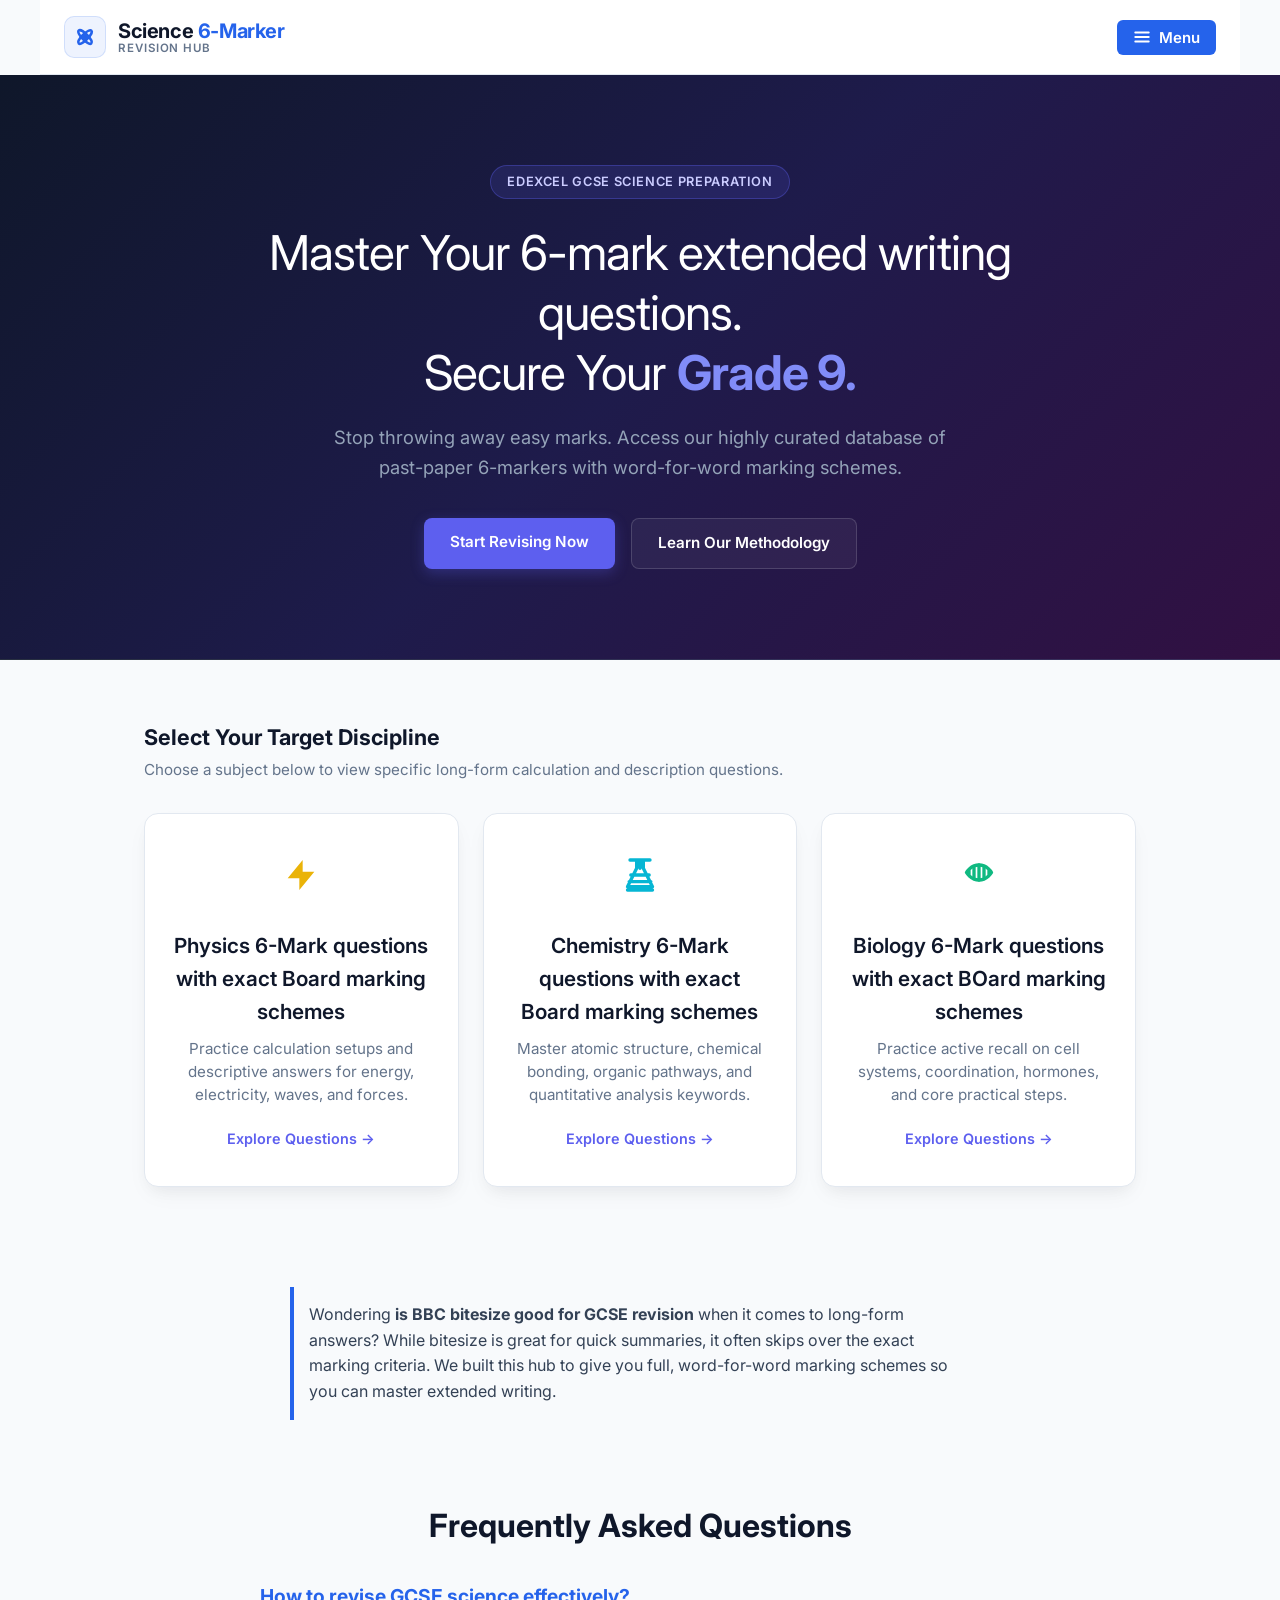
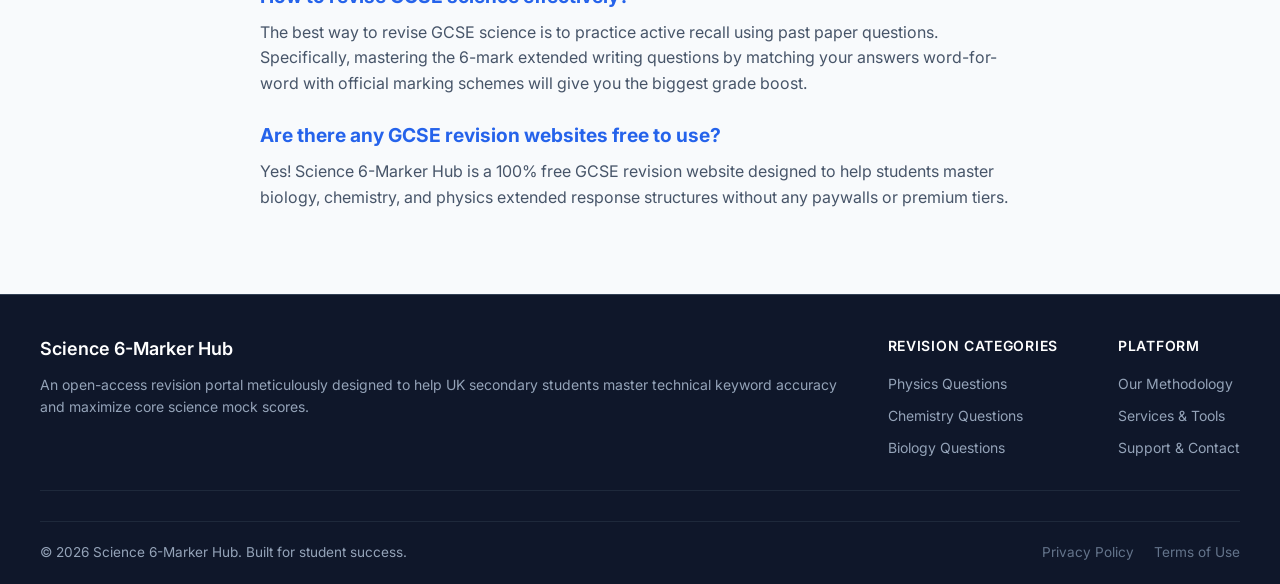
<file: index.html>
<!DOCTYPE html>
<html lang="en">
<head>
    <script type="application/ld+json">
{
  "@context": "https://schema.org",
  "@type": "EducationalOrganization",
  "name": "Science 6-Marker Hub",
  "url": "https://science6markerhub.com",
  "description": "Free database of  exact GCSE Science 6-marker questions and marking schemes.",
  "knowsAbout": ["GCSE Biology", "GCSE Chemistry", "GCSE Physics", "Exam Revision"]
}
</script>
    <link rel="icon" type="image/svg+xml" href="favicon.svg">
    <meta charset="UTF-8">
    <meta name="viewport" content="width=device-width, initial-scale=1.0">
    <title>Science 6-Marker Hub | GCSE Biology, Chemistry, Physics Revision</title>
    <link href="https://fonts.googleapis.com/css2?family=Inter:wght@300;400;500;600;700&display=swap" rel="stylesheet">
    <link rel="stylesheet" href="style.css">
    <script defer src="https://cloud.umami.is/script.js" data-website-id="7f2b7de7-ae0b-407a-bd67-a8b2489c8e01"></script>
    <meta name="google-site-verification" content="FBWIJulvHArpdq0HmA_LhvF2AHyaF7AgH3ucS09rpbA" />

    <style>
        /* Setup page wrapper layout to keep footer at the bottom */
        html, body {
            height: 100%;
            margin: 0;
            display: flex;
            flex-direction: column;
            font-family: 'Inter', sans-serif;
        }

        /* Forces content area to fill the space above the footer */
        .content-wrapper {
            flex: 1 0 auto;
        }

        /* --- NAVIGATION BAR FIXED LAYOUT --- */
        .top-nav-bar {
            display: flex;
            justify-content: space-between;
            align-items: center;
            padding: 16px 24px;
            background-color: #ffffff;
            border-bottom: 1px solid #e2e8f0;
            max-width: 1200px;
            margin: 0 auto;
            width: 100%;
            box-sizing: border-box;
        }

       /* The Side Navigation Panel - Modified for Right Side */
        .side-menu {
            height: 100%;
            width: 0; 
            position: fixed;
            z-index: 2000; 
            top: 0;
            right: 0; /* ⬅️ Changed from left to right */
            background-color: #111111; 
            overflow-x: hidden;
            transition: 0.4s ease; 
            padding-top: 60px;
            box-shadow: 0 0 15px rgba(0, 0, 0, 0.5);
        }

        /* Menu Links */
        .side-menu a {
            padding: 15px 30px;
            text-decoration: none;
            font-size: 20px;
            font-weight: 500;
            color: #94a3b8; /* Subtle text link color */
            display: block;
            transition: 0.3s;
        }

        /* Hover effect on menu options */
        .side-menu a:hover {
            color: #ffffff;
            background-color: #1e293b; /* Highlights selection panel */
        }

        /* Close Button inside the panel */
        .side-menu .close-btn {
            position: absolute;
            top: 15px;
            left: 25px;
            font-size: 36px;
            padding: 0;
            background: none;
            border: none;
            line-height: 1;
        }
        
        .side-menu .close-btn:hover {
            background-color: transparent;
            color: #ef4444; /* Turns red when hovered */
        }

        /* Overhauled Trigger Button Design */
        .menu-btn {
            font-family: 'Inter', sans-serif;
            font-size: 15px;
            font-weight: 600;
            cursor: pointer;
            background-color: #2563eb; /* Matches primary brand blue button */
            color: white;
            padding: 8px 16px;
            border: none;
            border-radius: 6px;
            display: flex;
            align-items: center;
            gap: 8px;
            transition: background 0.2s ease;
        }

        .menu-btn:hover {
            background-color: #1d4ed8;
        }

        /* --- MODERN FOOTER CSS --- */
        .site-footer {
            flex-shrink: 0;
            background-color: #0f172a; /* Sophisticated deep slate dark background */
            color: #94a3b8;
            padding: 40px 20px 20px 20px;
            border-top: 1px solid #334155;
            font-size: 14px;
        }

        .footer-container {
            max-width: 1200px;
            margin: 0 auto;
            display: flex;
            flex-wrap: wrap;
            justify-content: space-between;
            gap: 30px;
        }

        .footer-brand {
            flex: 1;
            min-width: 250px;
        }

        .footer-brand h4 {
            color: #ffffff;
            font-size: 18px;
            margin: 0 0 10px 0;
            font-weight: 600;
        }

        .footer-brand p {
            line-height: 1.6;
            margin: 0;
        }

        .footer-links-group {
            display: flex;
            gap: 60px;
            flex-wrap: wrap;
        }

        .footer-column {
            display: flex;
            flex-direction: column;
            gap: 10px;
        }

        .footer-column h5 {
            color: #ffffff;
            font-size: 14px;
            margin: 0 0 5px 0;
            text-transform: uppercase;
            letter-spacing: 0.05em;
        }

        .footer-column a {
            color: #94a3b8;
            text-decoration: none;
            transition: color 0.2s ease;
        }

        .footer-column a:hover {
            color: #3b82f6; /* Pops blue on hover */
        }

        .footer-bottom {
            max-width: 1200px;
            margin: 30px auto 0 auto;
            padding-top: 20px;
            border-top: 1px solid #1e293b;
            display: flex;
            justify-content: space-between;
            flex-wrap: wrap;
            gap: 15px;
            align-items: center;
        }

        .footer-bottom p {
            margin: 0;
        }

        .footer-meta-links {
            display: flex;
            gap: 20px;
        }

        .footer-meta-links a {
            color: #64748b;
            text-decoration: none;
        }

        .footer-meta-links a:hover {
            color: #94a3b8;
        }
    </style>
</head>
<body>

    <div class="content-wrapper">

        <div id="sideMenu" class="side-menu">
            <a href="javascript:void(0)" class="close-btn" onclick="toggleMenu()">&times;</a>
            <a href="index.html" onclick="toggleMenu()">Home</a>
            <a href="physics.html" onclick="toggleMenu()">Physics</a>
            <a href="chemistry.html" onclick="toggleMenu()">Chemistry</a>
            <a href="biology.html" onclick="toggleMenu()">Biology</a>
            <a href="about.html" onclick="toggleMenu()">About Us</a>
            <a href="services.html" onclick="toggleMenu()">Services</a>
            <a href="contact.html" onclick="toggleMenu()">Contact Us</a>
        </div>

        <nav class="top-nav-bar">
            <a href="index.html" class="brand-logo-link" style="text-decoration: none; display: flex; align-items: center; gap: 12px;">
                <div class="logo-icon-wrapper" style="display: flex; align-items: center; justify-content: center; background: rgba(37, 99, 235, 0.08); padding: 8px; border-radius: 10px; border: 1px solid rgba(37, 99, 235, 0.15);">
                    <svg xmlns="http://www.w3.org/2000/svg" width="24" height="24" viewBox="0 0 24 24" fill="none" stroke="#2563eb" stroke-width="2.5" stroke-linecap="round" stroke-linejoin="round">
                        <ellipse cx="12" cy="12" rx="3" ry="9" transform="rotate(45 12 12)"></ellipse>
                        <ellipse cx="12" cy="12" rx="3" ry="9" transform="rotate(-45 12 12)"></ellipse>
                        <circle cx="12" cy="12" r="2" fill="#2563eb"></circle>
                    </svg>
                </div>
                
                <div class="logo-text-wrapper" style="display: flex; flex-direction: column; line-height: 1.1;">
                    <h1 class="brand-title" style="font-size: 1.25rem; font-weight: 700; color: #0f172a; margin: 0; letter-spacing: -0.02em;">
                        Science <span style="color: #2563eb;">6-Marker</span>
                    </h1>
                    <span class="logo-subtext" style="font-size: 0.72rem; font-weight: 600; text-transform: uppercase; letter-spacing: 0.08em; color: #64748b;">
                        Revision Hub
                    </span>
                </div>
            </a>
            
            <div class="nav-links-cluster">
                <button class="menu-btn" onclick="toggleMenu()">
                    <svg width="18" height="18" viewBox="0 0 24 24" fill="none" stroke="currentColor" stroke-width="2.5" stroke-linecap="round" stroke-linejoin="round">
                        <line x1="3" y1="12" x2="21" y2="12"></line>
                        <line x1="3" y1="6" x2="21" y2="6"></line>
                        <line x1="3" y1="18" x2="21" y2="18"></line>
                    </svg>
                    Menu
                </button>
            </div>
        </nav>

        <section class="hero-section">
            <div class="hero-content">
                <span class="hero-badge">Edexcel GCSE Science Preparation</span>
                <h2 class="hero-title">Master Your 6-mark extended writing questions. <br>Secure Your <strong>Grade 9.</strong></h2>
                <p class="hero-subtitle">Stop throwing away easy marks. Access our highly curated database of past-paper 6-markers with word-for-word marking schemes.</p>
                
                <div class="hero-actions">
                    <a href="#directory" class="hero-btn primary-btn">Start Revising Now </a>
                    <a href="about.html" class="hero-btn secondary-btn">Learn Our Methodology</a>
                </div>
            </div>
        </section>

        <div class="app-container" id="directory">
            <div class="section-header">
                <h3>Select Your Target Discipline</h3>
                <p>Choose a subject below to view specific long-form calculation and description questions.</p>
            </div>

            <main class="directory-grid">
                <a href="physics.html" class="subject-card">
                    <div class="card-icon" style="color: #eab308;">
                        <svg xmlns="http://www.w3.org/2000/svg" width="40" height="40" viewBox="0 0 24 24" fill="currentColor">
                            <path d="M13 10V3L4 14h7v7l9-11h-7z"/>
                        </svg>
                    </div>
                    <h2>Physics 6-Mark questions with exact  Board marking schemes</h2>
                    <p>Practice calculation setups and descriptive answers for energy, electricity, waves, and forces.</p>
                    <span class="card-action-link">Explore Questions →</span>
                </a>

                <a href="chemistry.html" class="subject-card">
                    <div class="card-icon" style="color: #06b6d4;">
                        <svg xmlns="http://www.w3.org/2000/svg" width="40" height="40" viewBox="0 0 24 24" fill="none" stroke="currentColor" stroke-width="2" stroke-linecap="round" stroke-linejoin="round">
                            <path d="M6 3h12M12 3v5M4.5 21h15M6.5 12h11M5.5 16h13M10 8l-5.5 11h15L14 8V3h-4z"/>
                        </svg>
                    </div>
                    <h2>Chemistry 6-Mark questions with exact Board marking schemes</h2>
                    <p>Master atomic structure, chemical bonding, organic pathways, and quantitative analysis keywords.</p>
                    <span class="card-action-link">Explore Questions →</span>
                </a>

                <a href="biology.html" class="subject-card">
                    <div class="card-icon" style="color: #10b981;">
                        <svg xmlns="http://www.w3.org/2000/svg" width="40" height="40" viewBox="0 0 24 24" fill="none" stroke="currentColor" stroke-width="2" stroke-linecap="round" stroke-linejoin="round">
                            <path d="M4.5 10.5C4.5 10.5 7 6 12 6s7.5 4.5 7.5 4.5-2.5 4.5-7.5 4.5-7.5-4.5-7.5-4.5z"/>
                            <path d="M12 6v9M9 7.5v6M15 7.5v6M6 9.5v2M18 9.5v2"/>
                        </svg>
                    </div>
                    <h2>Biology 6-Mark questions with exact BOard marking schemes</h2>
                    <p>Practice active recall on cell systems, coordination, hormones, and core practical steps.</p>
                    <span class="card-action-link">Explore Questions →</span>
                </a>
            </main>
        </div>
        <div class="intro-seo-text" style="max-width: 700px; margin: 20px auto; padding: 15px; border-left: 4px solid #2563eb; background: #f8fafc;">
        <p style="color: #334155; font-size: 1rem; line-height: 1.6;">
        Wondering <strong>is BBC bitesize good for GCSE revision</strong> when it comes to long-form answers? While bitesize is great for quick summaries, it often skips over the exact marking criteria. We built this hub to give you full, word-for-word marking schemes so you can master extended writing.
        </p>
        </div>

    </div> 
    <section class="faq-section" style="padding: 60px 20px; max-width: 800px; margin: 0 auto;">
    <h2 style="font-size: 2rem; color: #0f172a; margin-bottom: 30px; text-align: center;">Frequently Asked Questions</h2>
    
    <div class="faq-item" style="margin-bottom: 24px;">
        <h3 style="font-size: 1.2rem; color: #2563eb; margin-bottom: 8px;">How to revise GCSE science effectively?</h3>
        <p style="color: #475569; line-height: 1.6;">The best way to revise GCSE science is to practice active recall using past paper questions. Specifically, mastering the 6-mark extended writing questions by matching your answers word-for-word with official marking schemes will give you the biggest grade boost.</p>
    </div>

    <div class="faq-item" style="margin-bottom: 24px;">
        <h3 style="font-size: 1.2rem; color: #2563eb; margin-bottom: 8px;">Are there any GCSE revision websites free to use?</h3>
        <p style="color: #475569; line-height: 1.6;">Yes! Science 6-Marker Hub is a 100% free GCSE revision website designed to help students master biology, chemistry, and physics extended response structures without any paywalls or premium tiers.</p>
    </div>
</section>
    
    <footer class="site-footer">
        <div class="footer-container">
            <div class="footer-brand">
                <h4>Science 6-Marker Hub</h4>
                <p>An open-access revision portal meticulously designed to help UK secondary students master technical keyword accuracy and maximize core science mock scores.</p>
            </div>
            <div class="footer-links-group">
                <div class="footer-column">
                    <h5>Revision Categories</h5>
                    <a href="physics.html">Physics Questions</a>
                    <a href="chemistry.html">Chemistry Questions</a>
                    <a href="biology.html">Biology Questions</a>
                </div>
                <div class="footer-column">
                    <h5>Platform</h5>
                    <a href="about.html">Our Methodology</a>
                    <a href="services.html">Services & Tools</a>
                    <a href="contact.html">Support & Contact</a>
                </div>
            </div>
        </div>
        <div class="footer-bottom">
            <p>&copy; 2026 Science 6-Marker Hub. Built for student success.</p>
            <div class="footer-meta-links">
                <a href="privacy.html#privacy">Privacy Policy</a>
                <a href="about.html#terms">Terms of Use</a>
            </div>
        </div>
    </footer>

    <script>
        function toggleMenu() {
            var menu = document.getElementById("sideMenu");
            if (menu.style.width === "250px") {
                menu.style.width = "0";
            } else {
                menu.style.width = "250px";
            }
        }
    </script>

</body>
</html>
</file>
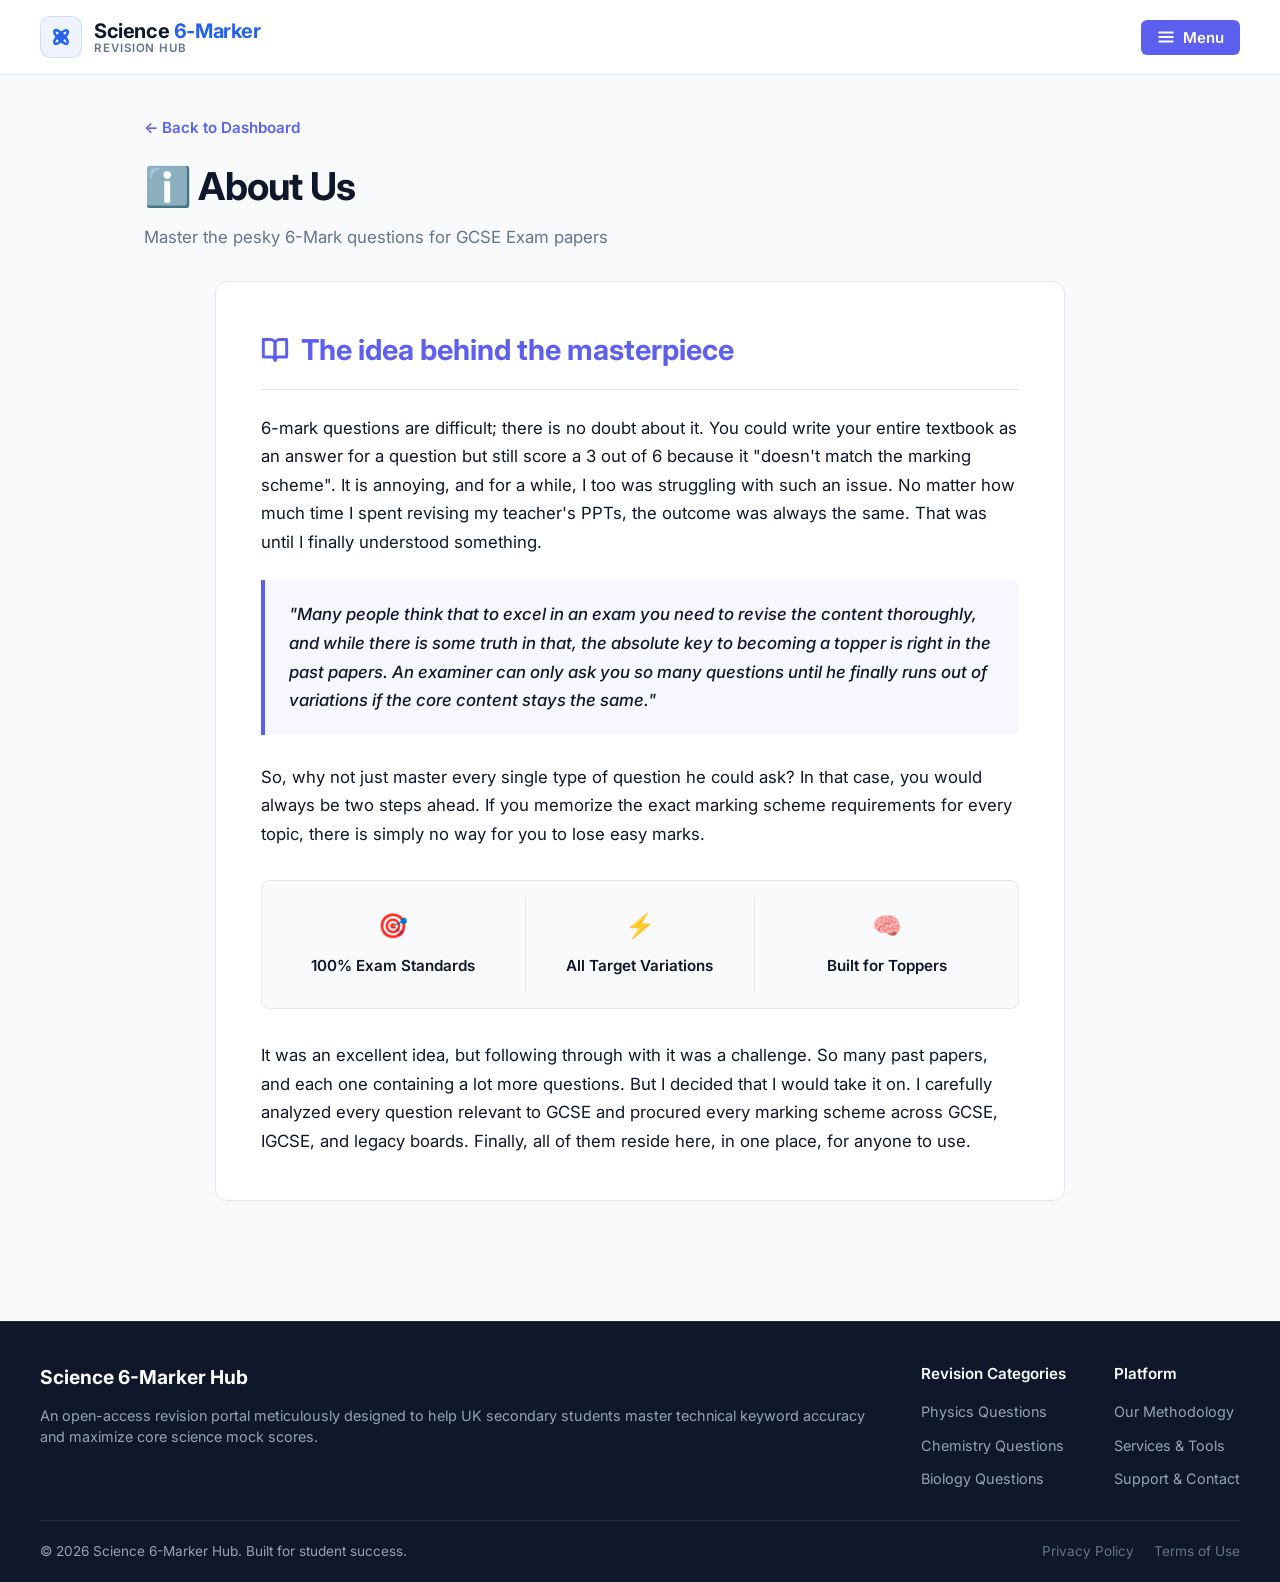
<file: about.html>
<!DOCTYPE html>
<html lang="en">
<head>
    <meta charset="UTF-8">
    <meta name="viewport" content="width=device-width, initial-scale=1.0">
    <title>About Us - Science 6-Marker Hub</title>
    <link href="https://fonts.googleapis.com/css2?family=Inter:wght@300;400;500;600;700&display=swap" rel="stylesheet">
    <link rel="stylesheet" href="style.css">
    <script defer src="https://cloud.umami.is/script.js" data-website-id="7f2b7de7-ae0b-407a-bd67-a8b2489c8e01"></script>

    <style>
        /* Ensures the sticky layout wrapper pushes the footer cleanly down on short pages */
        html, body {
            height: 100%;
            margin: 0;
            display: flex;
            flex-direction: column;
            font-family: 'Inter', sans-serif;
        }
        .content-wrapper {
            flex: 1 0 auto;
        }
    </style>
</head>
<body>

    <div class="content-wrapper">

        <!-- RIGHT-SLIDE NAVIGATION PANEL -->
        <div id="sideMenu" class="side-menu">
            <a href="javascript:void(0)" class="close-btn" onclick="toggleMenu()">&times;</a>
            <a href="index.html" onclick="toggleMenu()">Home</a>
            <a href="physics.html" onclick="toggleMenu()">Physics</a>
            <a href="chemistry.html" onclick="toggleMenu()">Chemistry</a>
            <a href="biology.html" onclick="toggleMenu()">Biology</a>
            <a href="about.html" onclick="toggleMenu()">About Us</a>
            <a href="service.html" onclick="toggleMenu()">Services</a>
            <a href="contact.html" onclick="toggleMenu()">Contact Us</a>
        </div>

        <!-- GLOBAL TOP NAVIGATION BAR -->
        <nav class="top-nav-bar">
            <a href="index.html" class="brand-logo-link" style="text-decoration: none; display: flex; align-items: center; gap: 12px;">
                <div class="logo-icon-wrapper" style="display: flex; align-items: center; justify-content: center; background: rgba(37, 99, 235, 0.08); padding: 8px; border-radius: 10px; border: 1px solid rgba(37, 99, 235, 0.15);">
                    <svg xmlns="http://www.w3.org/2000/svg" width="24" height="24" viewBox="0 0 24 24" fill="none" stroke="#2563eb" stroke-width="2.5" stroke-linecap="round" stroke-linejoin="round">
                        <ellipse cx="12" cy="12" rx="3" ry="9" transform="rotate(45 12 12)"></ellipse>
                        <ellipse cx="12" cy="12" rx="3" ry="9" transform="rotate(-45 12 12)"></ellipse>
                        <circle cx="12" cy="12" r="2" fill="#2563eb"></circle>
                    </svg>
                </div>
                
                <div class="logo-text-wrapper" style="display: flex; flex-direction: column; line-height: 1.1;">
                    <h1 class="brand-title" style="font-size: 1.25rem; font-weight: 700; color: #0f172a; margin: 0; letter-spacing: -0.02em;">
                        Science <span style="color: #2563eb;">6-Marker</span>
                    </h1>
                    <span class="logo-subtext" style="font-size: 0.72rem; font-weight: 600; text-transform: uppercase; letter-spacing: 0.08em; color: #64748b;">
                        Revision Hub
                    </span>
                </div>
            </a>
            
            <div class="nav-links-cluster">
                <button class="menu-btn" onclick="toggleMenu()">
                    <svg width="18" height="18" viewBox="0 0 24 24" fill="none" stroke="currentColor" stroke-width="2.5" stroke-linecap="round" stroke-linejoin="round">
                        <line x1="3" y1="12" x2="21" y2="12"></line>
                        <line x1="3" y1="6" x2="21" y2="6"></line>
                        <line x1="3" y1="18" x2="21" y2="18"></line>
                    </svg>
                    Menu
                </button>
            </div>
        </nav>

        <div class="app-container">
            
            <header class="subject-header">
                <a href="index.html" class="back-link">← Back to Dashboard</a>
                <h2 class="subject-title">ℹ️ About Us</h2>
                <p class="subject-subtitle">Master the pesky 6-Mark questions for GCSE Exam papers</p>
            </header>

            <main class="card" style="cursor: default; padding: 45px; max-width: 850px; margin: 0 auto 40px auto;">
                
                <div style="display: flex; align-items: center; gap: 12px; margin-bottom: 24px; border-bottom: 1px solid var(--border); padding-bottom: 16px;">
                    <svg xmlns="http://www.w3.org/2000/svg" width="28" height="28" viewBox="0 0 24 24" fill="none" stroke="var(--primary)" stroke-width="2.5" stroke-linecap="round" stroke-linejoin="round">
                        <path d="M2 3h6a4 4 0 0 1 4 4v14a3 3 0 0 0-3-3H2z"></path>
                        <path d="M22 3h-6a4 4 0 0 0-4 4v14a3 3 0 0 1 3-3h7z"></path>
                    </svg>
                    <h2 style="font-size: 1.8rem; color: var(--primary); font-weight: 700; margin: 0; text-transform: none;">The idea behind the masterpiece</h2>
                </div>
                
                <p class="question-text" style="margin-bottom: 24px; font-size: 1.05rem; line-height: 1.7; color: var(--text-main);">
                    6-mark questions are difficult; there is no doubt about it. You could write your entire textbook as an answer for a question but still score a 3 out of 6 because it "doesn't match the marking scheme". It is annoying, and for a while, I too was struggling with such an issue. No matter how much time I spent revising my teacher's PPTs, the outcome was always the same. That was until I finally understood something.
                </p>
                
                <div style="background: rgba(93, 95, 239, 0.05); border-left: 4px solid var(--primary); padding: 20px 24px; margin-bottom: 28px; border-radius: 0 8px 8px 0;">
                    <p class="question-text" style="font-style: italic; margin-bottom: 0; font-size: 1.05rem; color: var(--text-main); font-weight: 500; line-height: 1.7;">
                        "Many people think that to excel in an exam you need to revise the content thoroughly, and while there is some truth in that, the absolute key to becoming a topper is right in the past papers. An examiner can only ask you so many questions until he finally runs out of variations if the core content stays the same."
                    </p>
                </div>

                <p class="question-text" style="margin-bottom: 32px; font-size: 1.05rem; line-height: 1.7; color: var(--text-main);">
                    So, why not just master every single type of question he could ask? In that case, you would always be two steps ahead. If you memorize the exact marking scheme requirements for every topic, there is simply no way for you to lose easy marks.
                </p>

                <div style="display: grid; grid-template-columns: repeat(auto-fit, minmax(200px, 1fr)); gap: 16px; margin-bottom: 32px; background: var(--bg-color); padding: 16px; border-radius: 8px; border: 1px solid var(--border);">
                    <div style="text-align: center; padding: 10px;">
                        <span style="font-size: 1.5rem;">🎯</span>
                        <h4 style="margin: 8px 0 4px 0; font-size: 0.95rem; color: var(--text-main); font-weight: 600;">100% Exam Standards</h4>
                    </div>
                    <div style="text-align: center; padding: 10px; border-left: 1px solid var(--border); border-right: 1px solid var(--border);">
                        <span style="font-size: 1.5rem;">⚡</span>
                        <h4 style="margin: 8px 0 4px 0; font-size: 0.95rem; color: var(--text-main); font-weight: 600;">All Target Variations</h4>
                    </div>
                    <div style="text-align: center; padding: 10px;">
                        <span style="font-size: 1.5rem;">🧠</span>
                        <h4 style="margin: 8px 0 4px 0; font-size: 0.95rem; color: var(--text-main); font-weight: 600;">Built for Toppers</h4>
                    </div>
                </div>

                <p class="question-text" style="margin-bottom: 0; font-size: 1.05rem; line-height: 1.7; color: var(--text-main);">
                    It was an excellent idea, but following through with it was a challenge. So many past papers, and each one containing a lot more questions. But I decided that I would take it on. I carefully analyzed every question relevant to GCSE and procured every marking scheme across GCSE, IGCSE, and legacy boards. Finally, all of them reside here, in one place, for anyone to use.
                </p>
            </main>
        </div>

    </div>

    <!-- MODERN GLOBAL FOOTER -->
    <footer class="site-footer">
        <div class="footer-container">
            <div class="footer-brand">
                <h4>Science 6-Marker Hub</h4>
                <p>An open-access revision portal meticulously designed to help UK secondary students master technical keyword accuracy and maximize core science mock scores.</p>
            </div>
            <div class="footer-links-group">
                <div class="footer-column">
                    <h5>Revision Categories</h5>
                    <a href="physics.html">Physics Questions</a>
                    <a href="chemistry.html">Chemistry Questions</a>
                    <a href="biology.html">Biology Questions</a>
                </div>
                <div class="footer-column">
                    <h5>Platform</h5>
                    <a href="about.html">Our Methodology</a>
                    <a href="service.html">Services & Tools</a>
                    <a href="contact.html">Support & Contact</a>
                </div>
            </div>
        </div>
        <div class="footer-bottom">
            <p>&copy; 2026 Science 6-Marker Hub. Built for student success.</p>
            <div class="footer-meta-links">
                <a href="privacy.html#privacy">Privacy Policy</a>
                <a href="about.html#terms">Terms of Use</a>
            </div>
        </div>
    </footer>

    <script>
        function toggleMenu() {
            var menu = document.getElementById("sideMenu");
            if (menu.style.width === "250px") {
                menu.style.width = "0";
            } else {
                menu.style.width = "250px";
            }
        }
    </script>
</body>
</html>
</file>
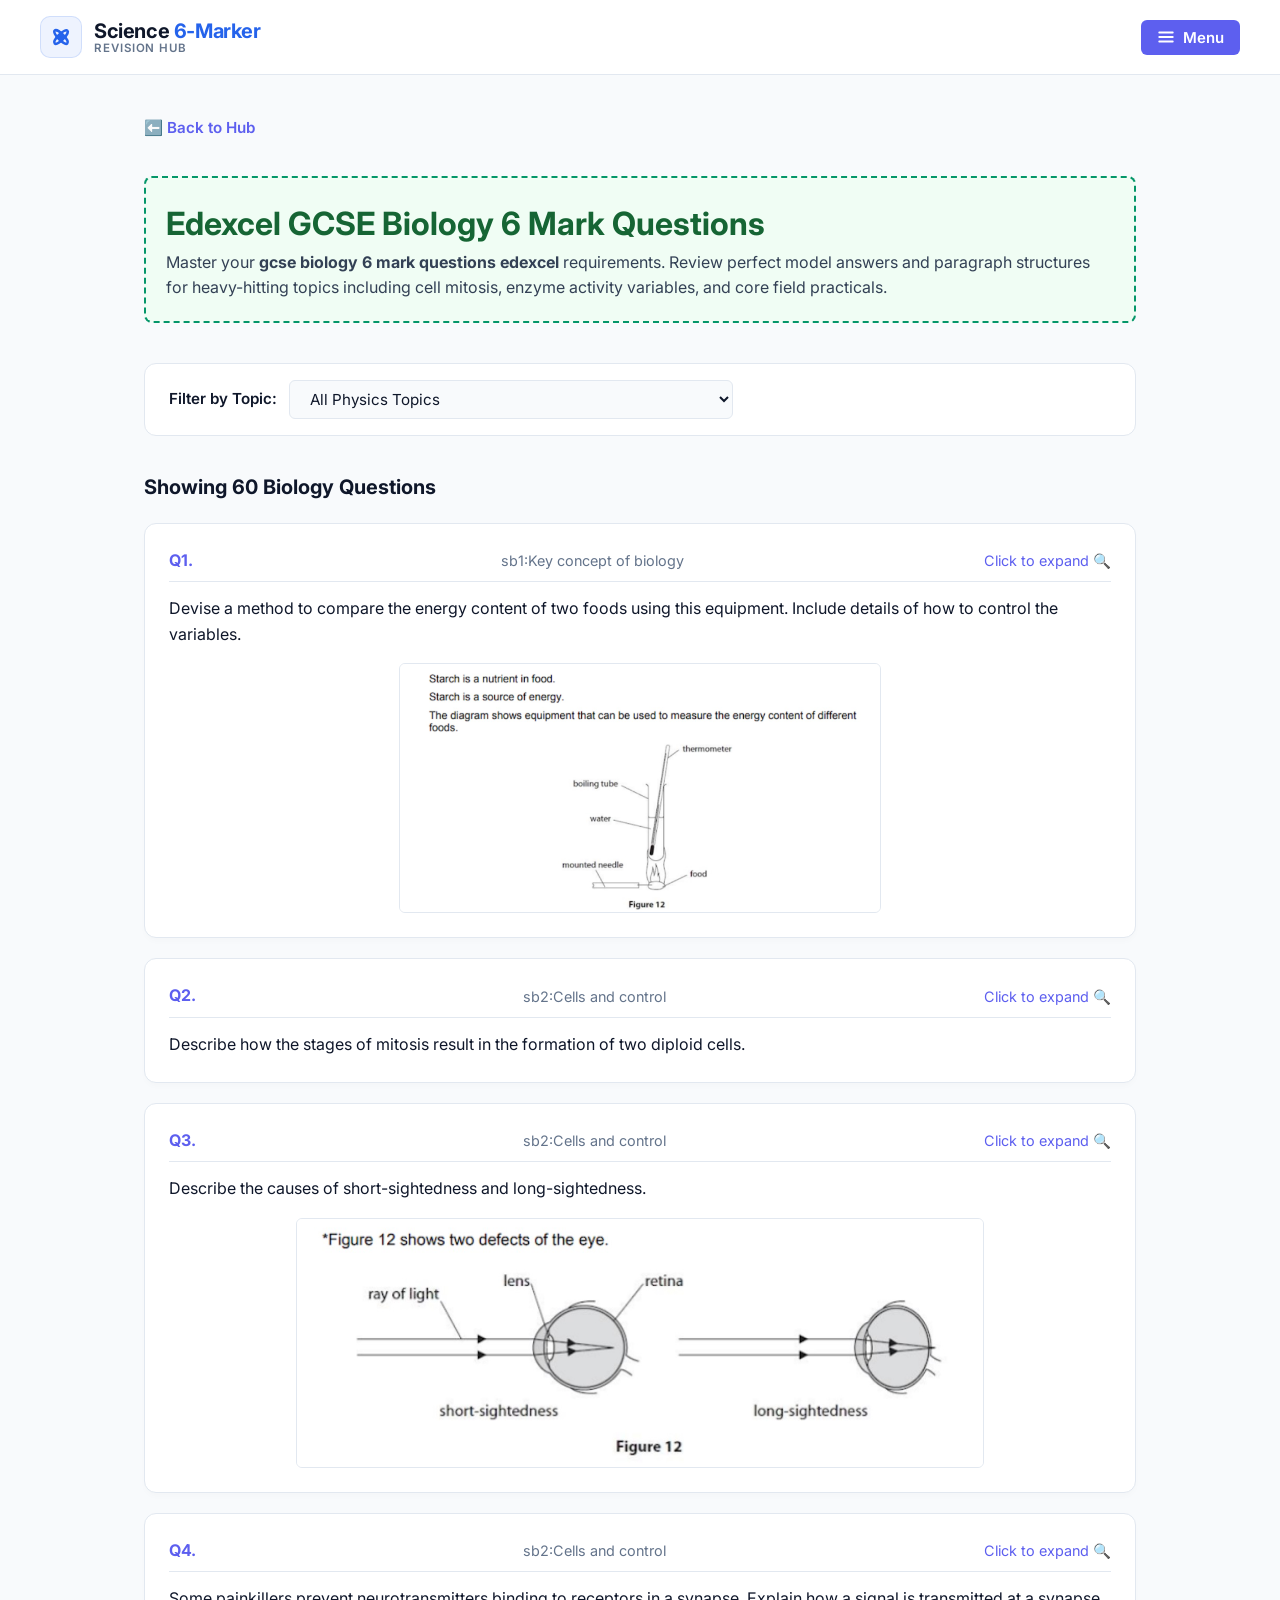
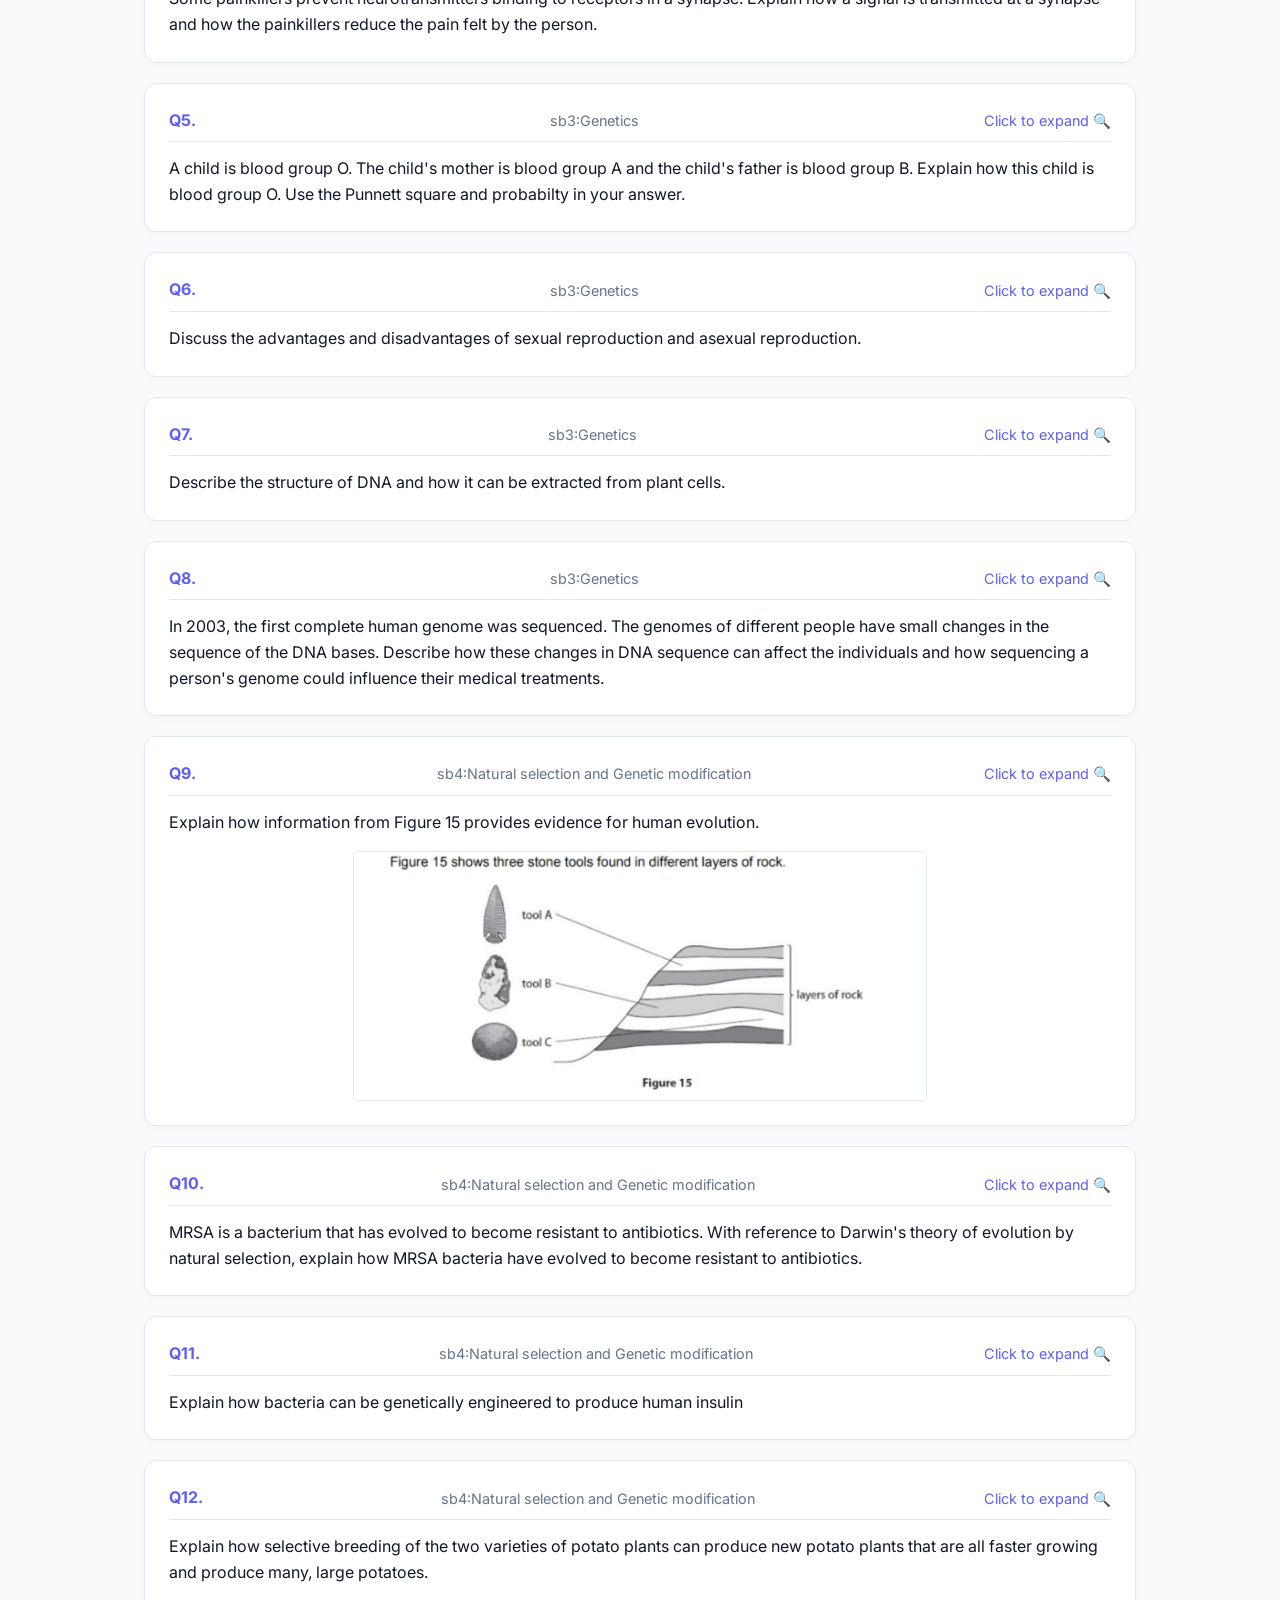
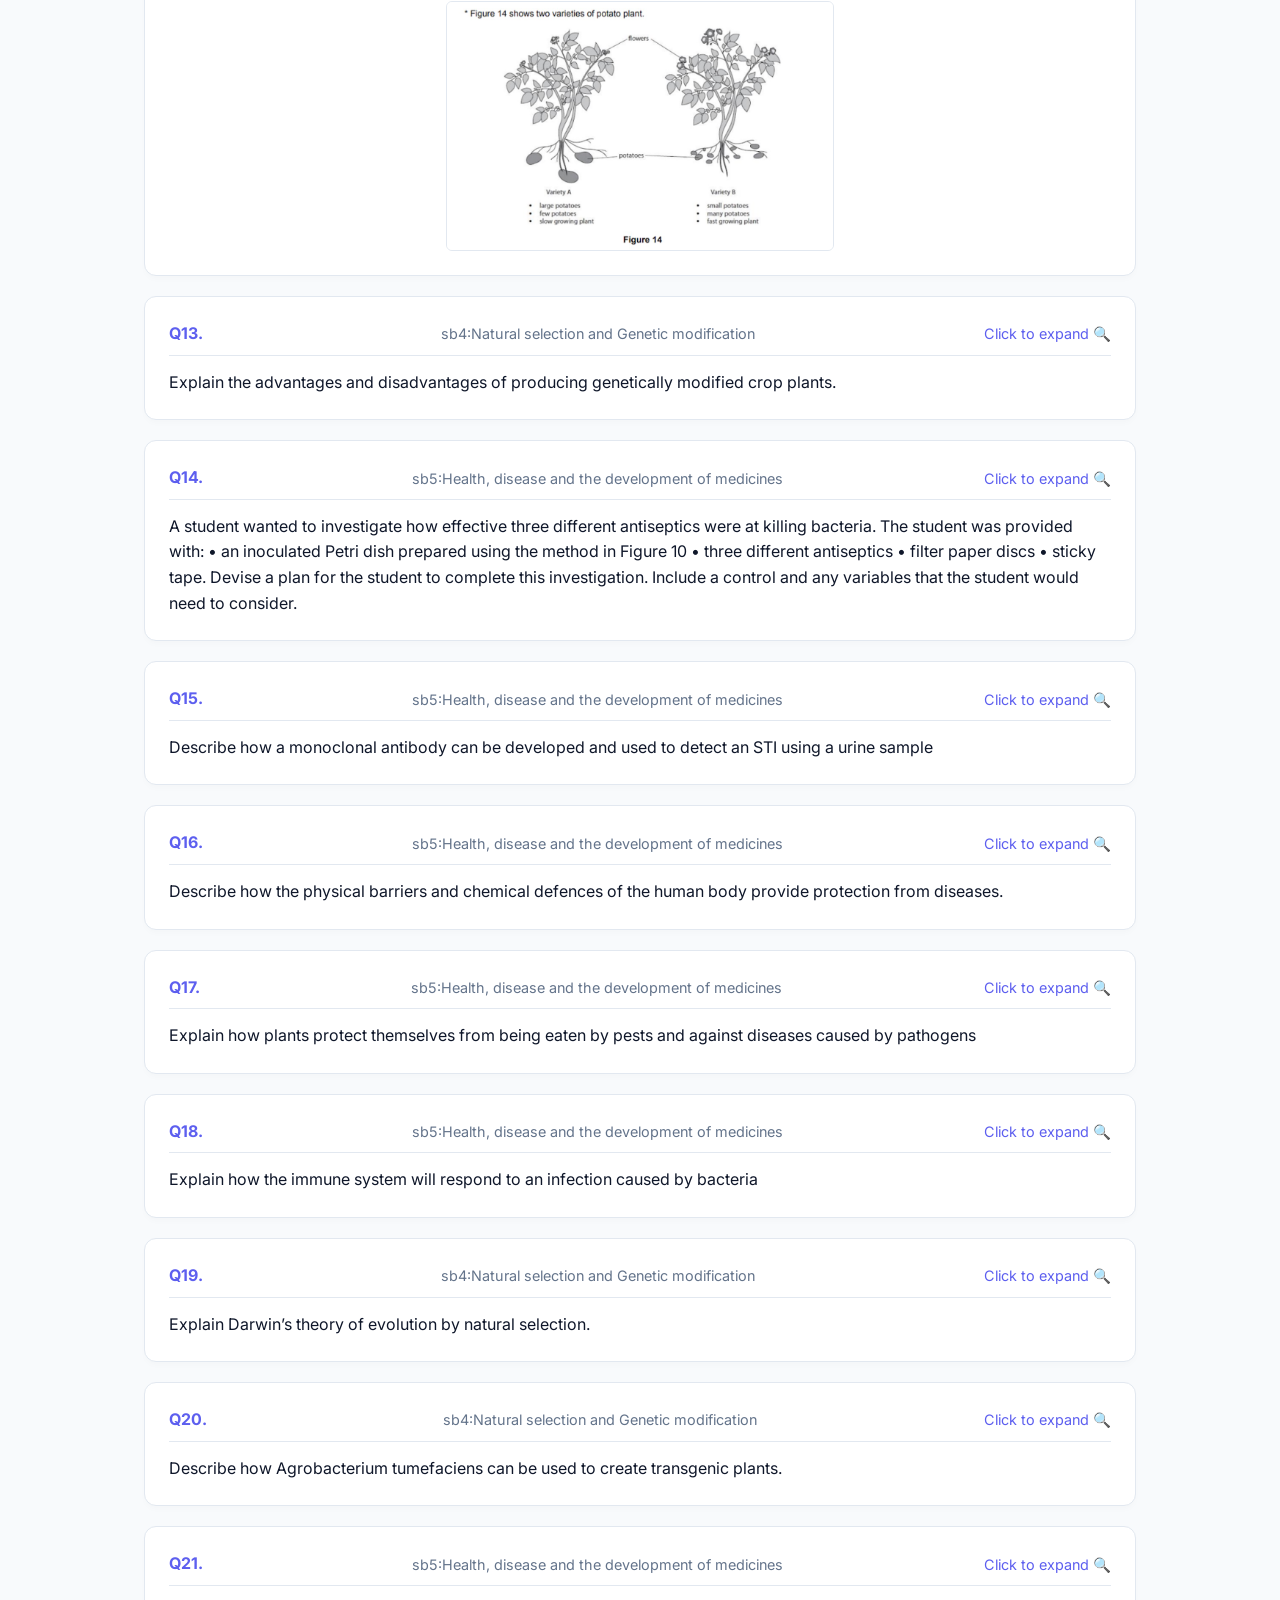
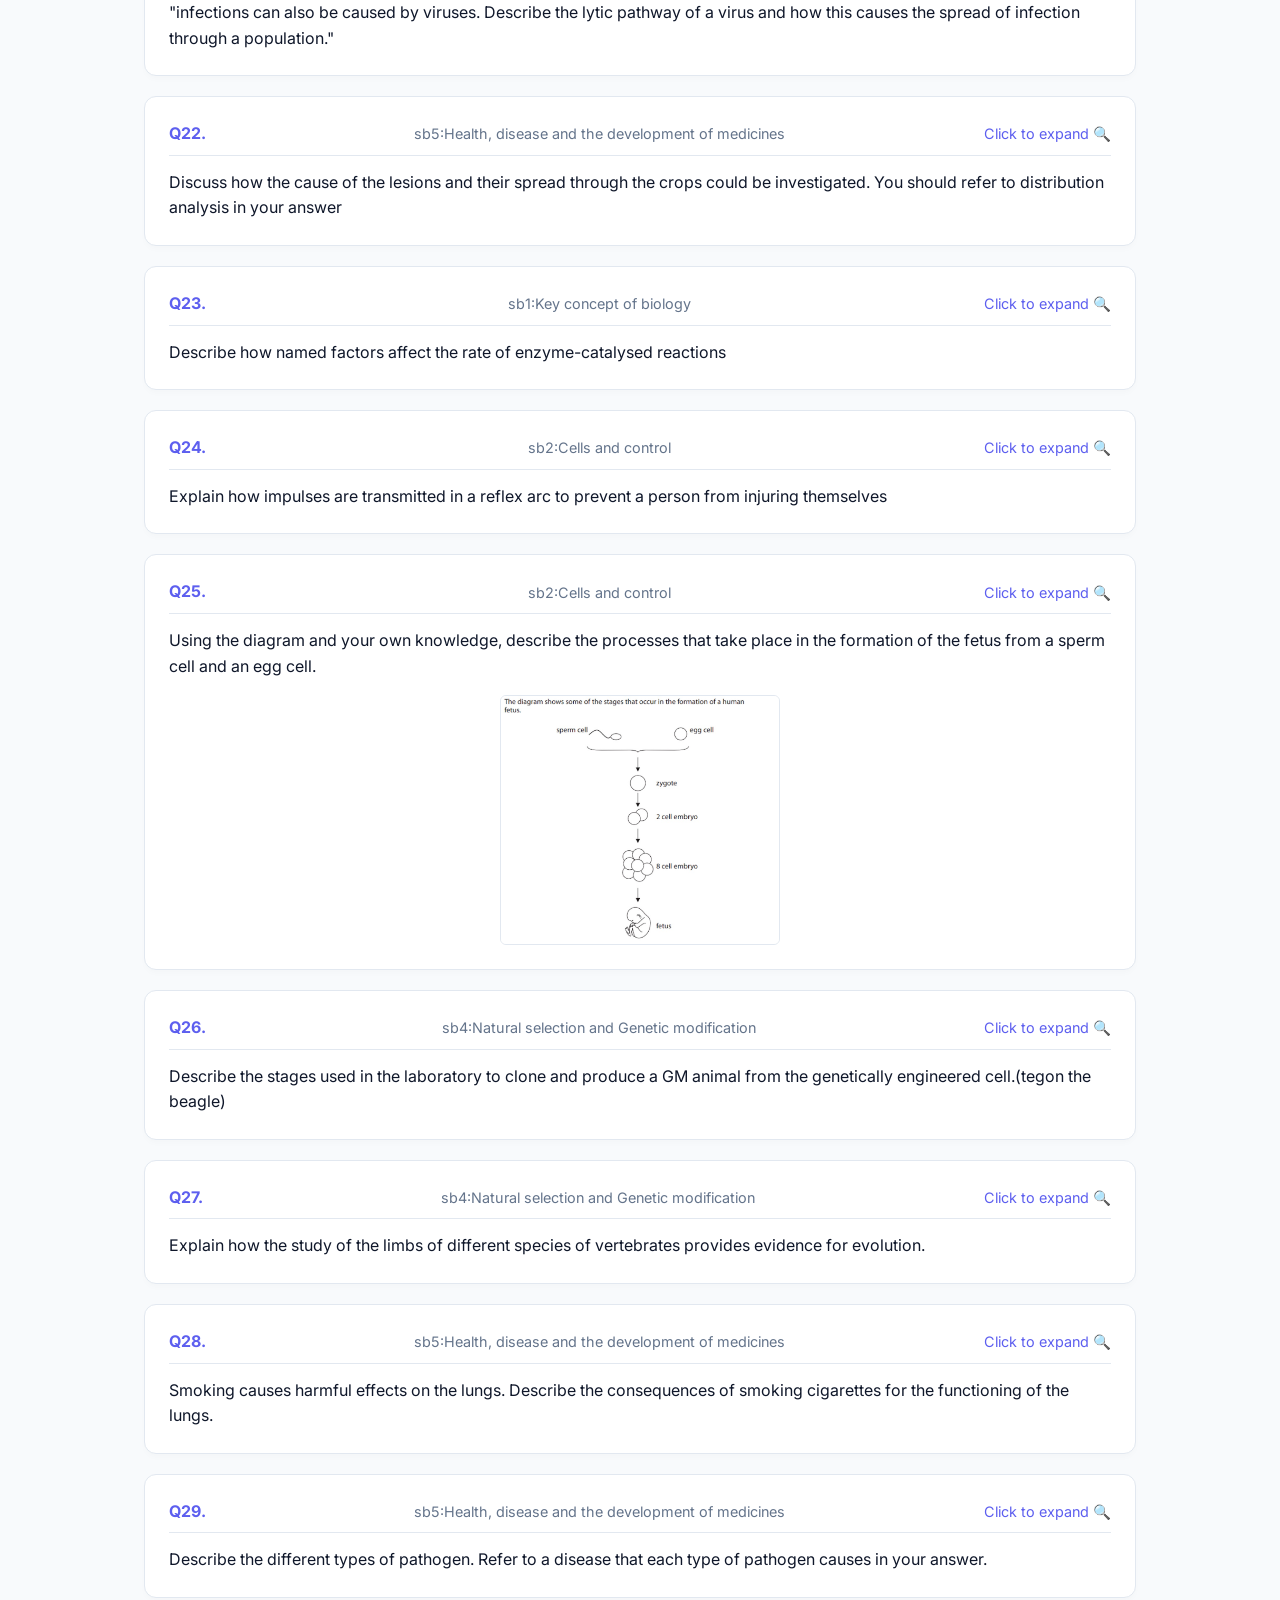
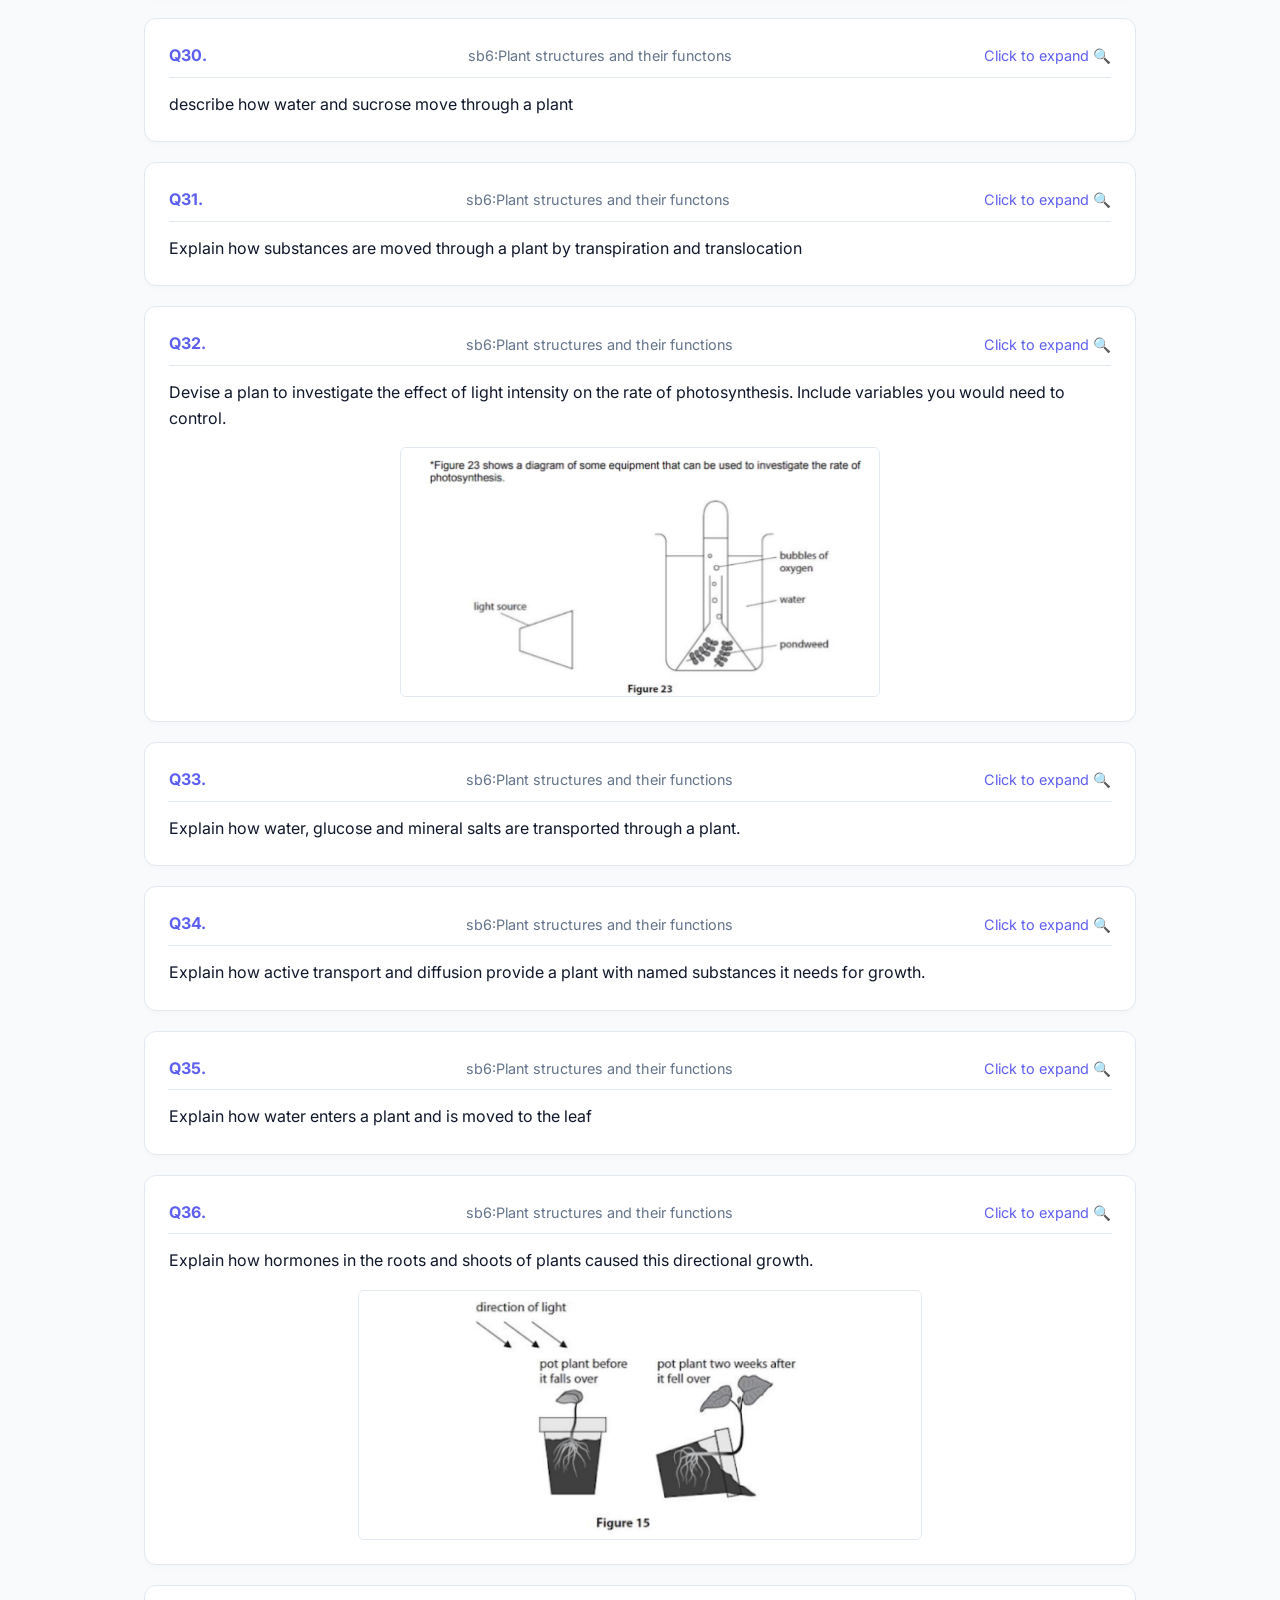
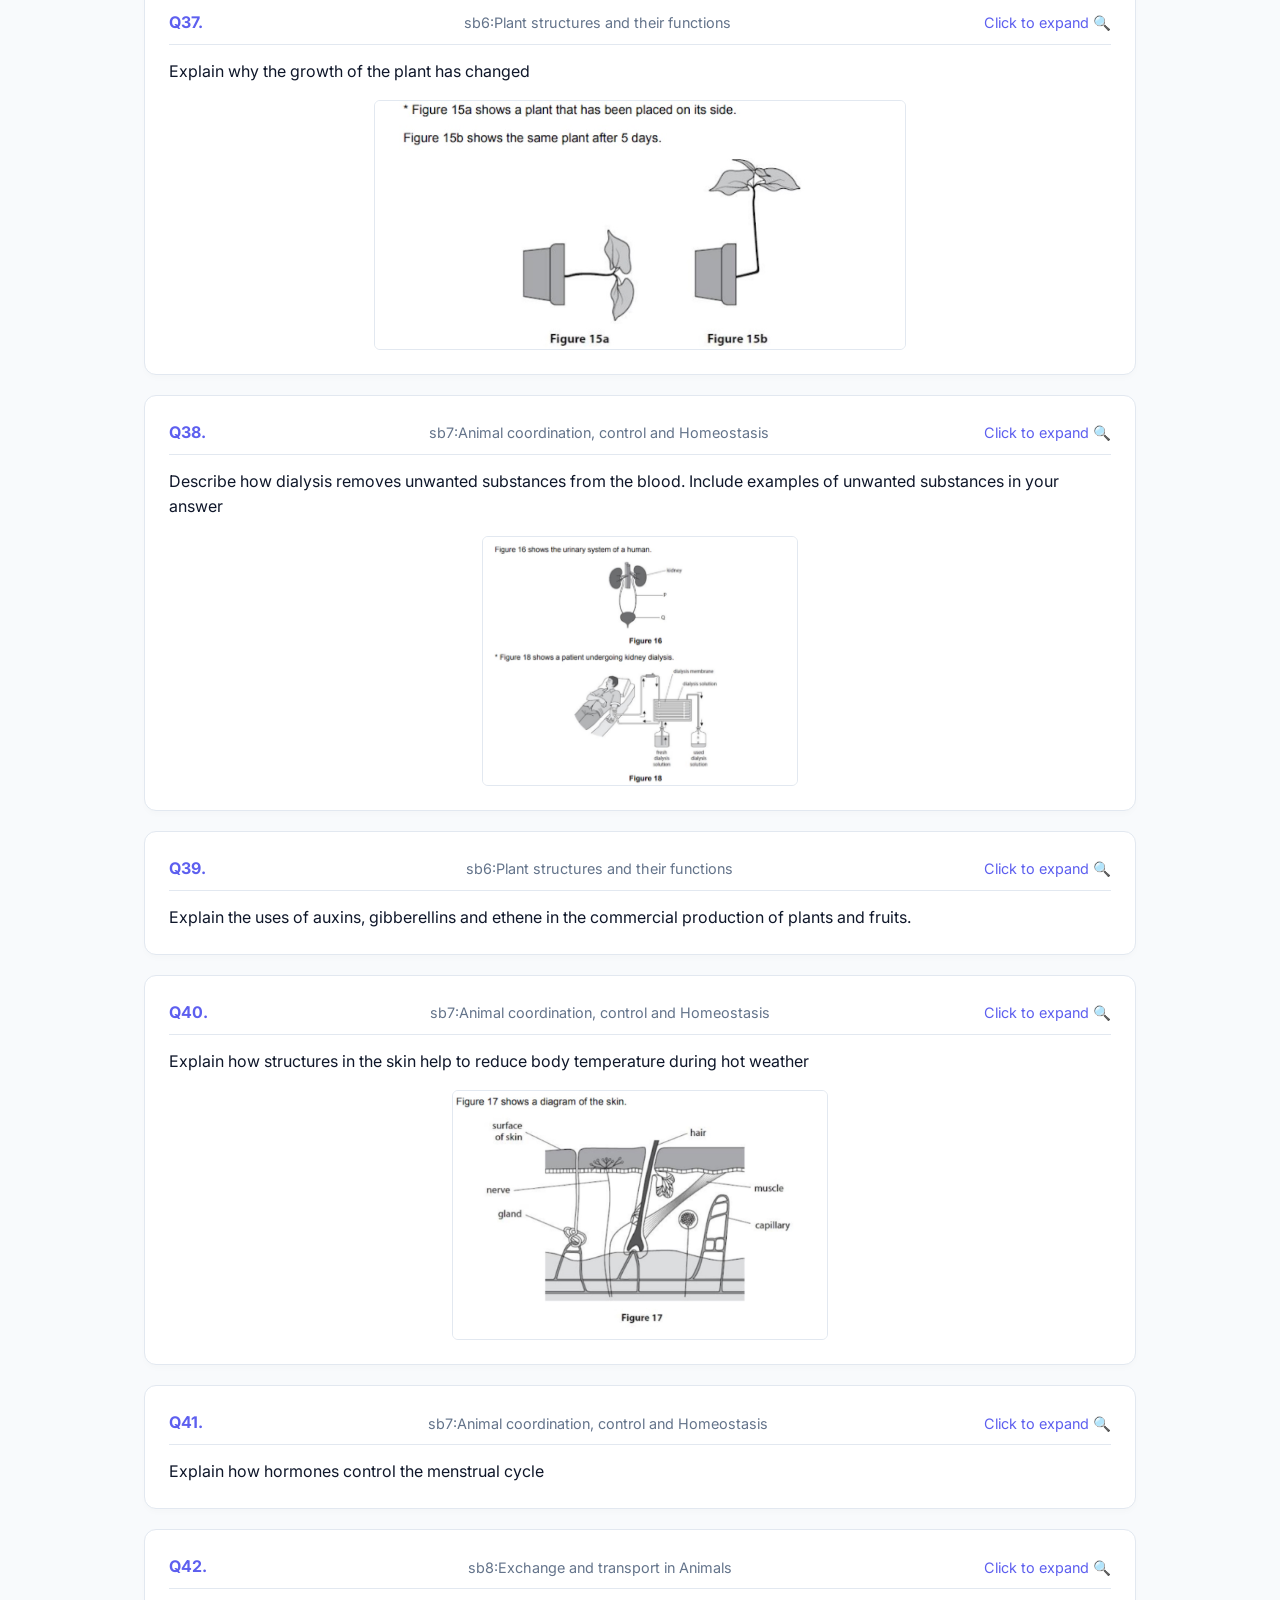
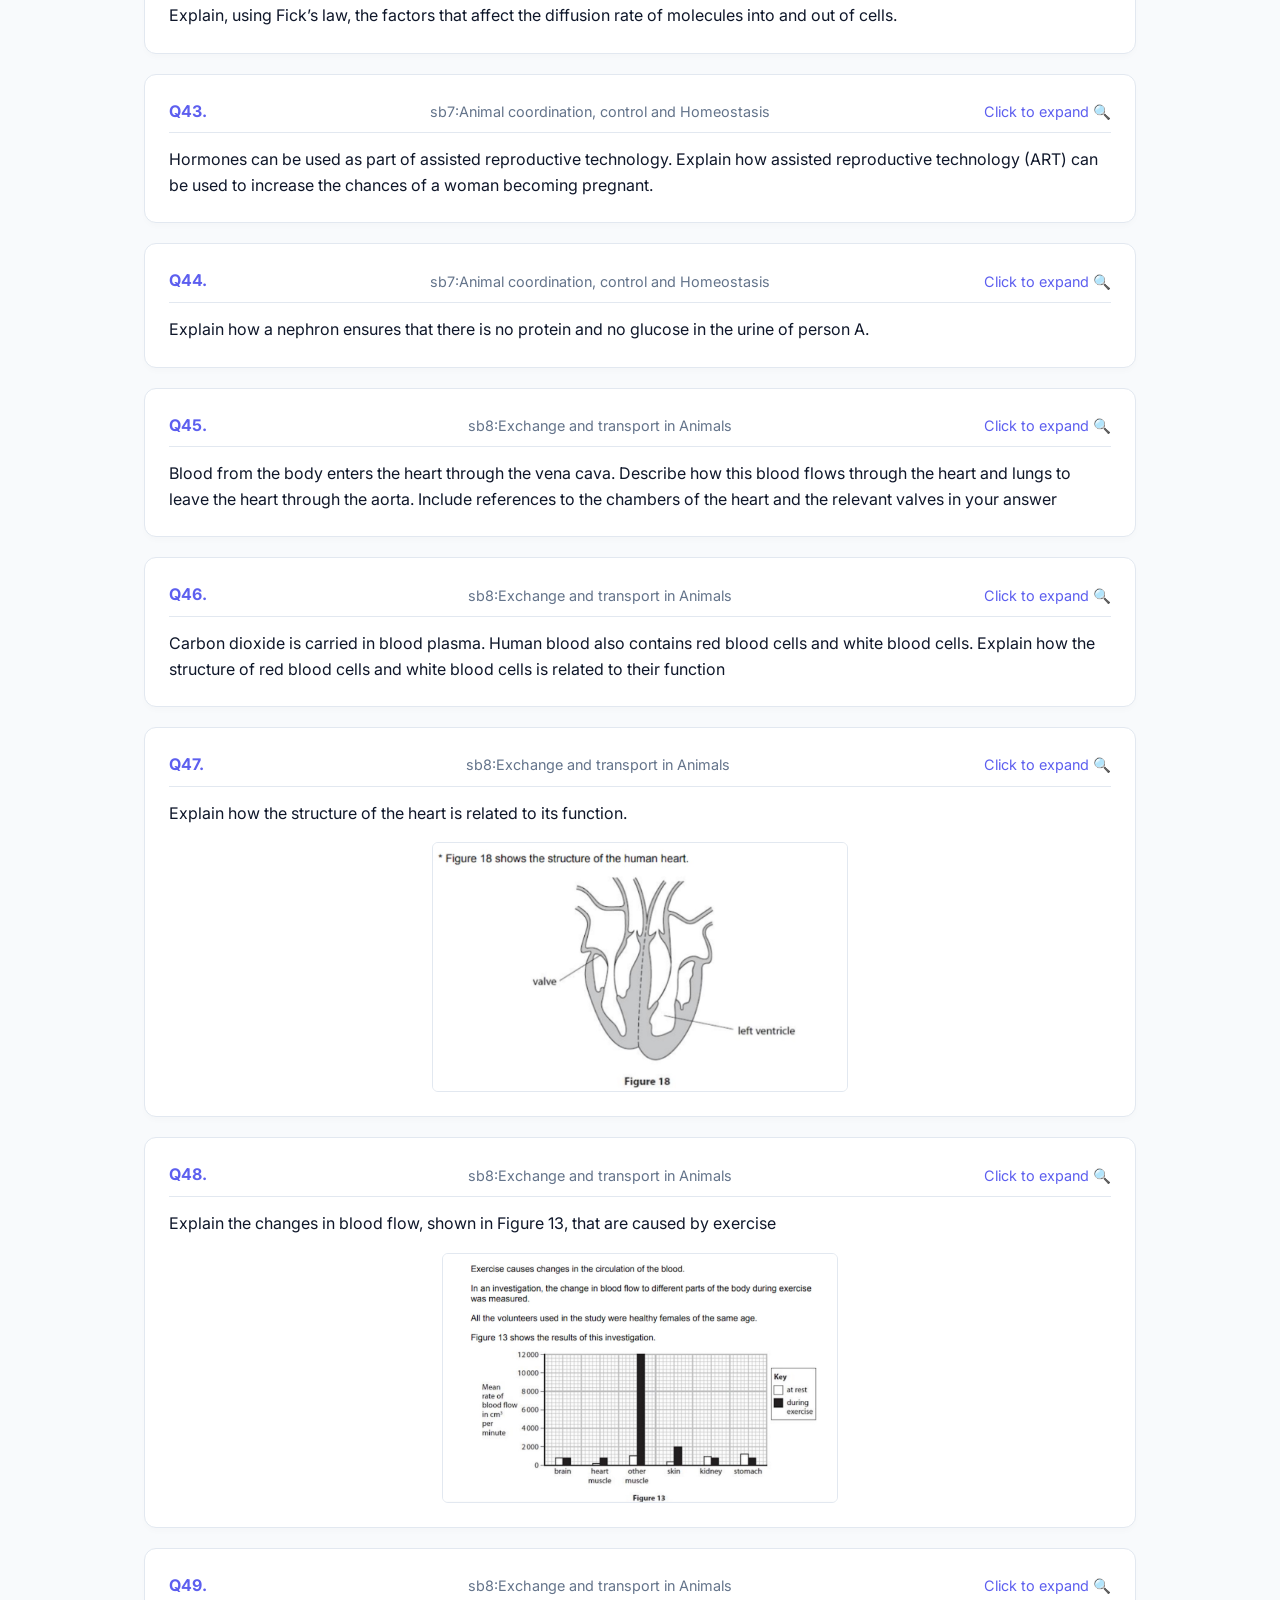
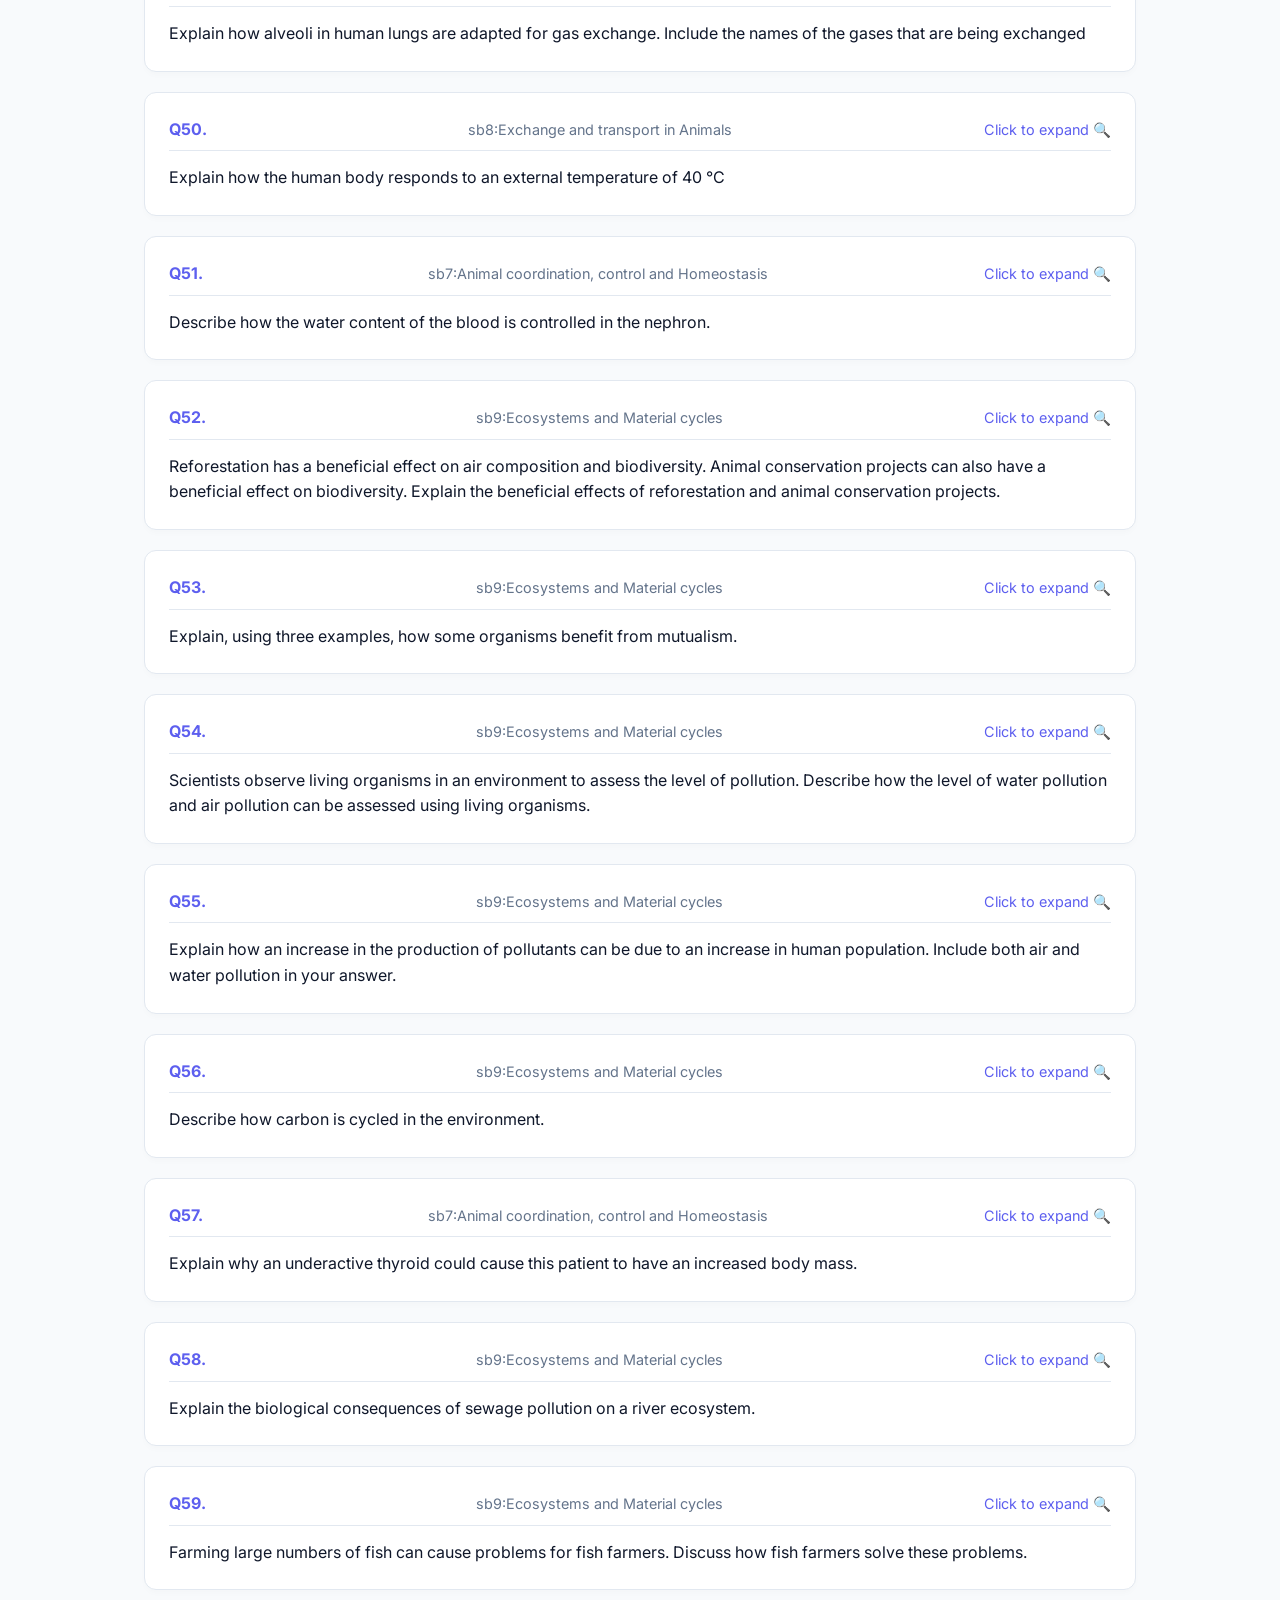
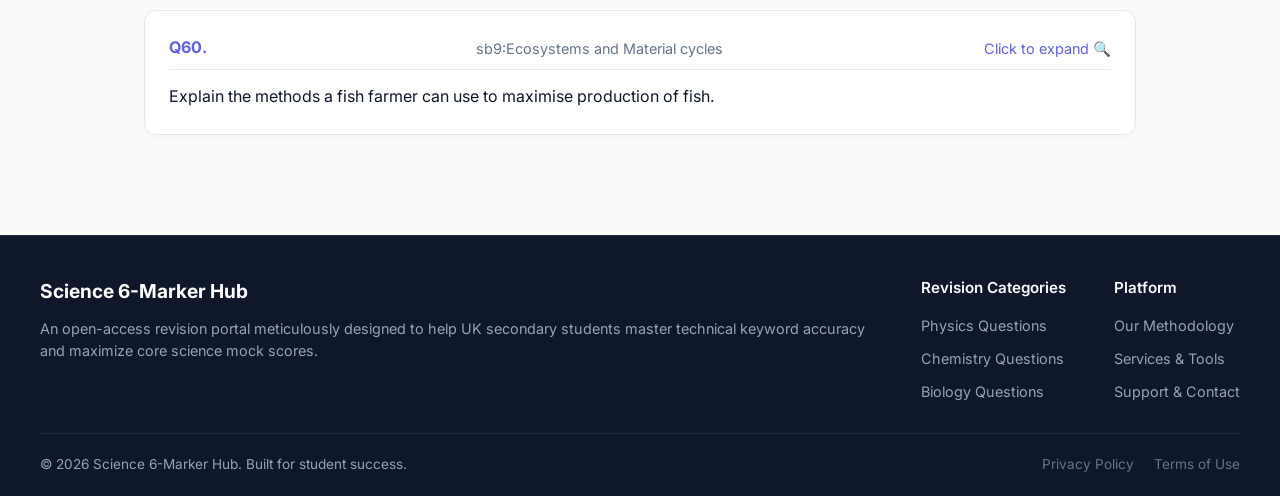
<file: biology.html>
<!DOCTYPE html>
<html lang="en">
<head>
    <meta charset="UTF-8">
    <meta name="viewport" content="width=device-width, initial-scale=1.0">
    <title>GCSE Biology 6-Mark Board exam questions | Science 6-Marker Hub</title>
    <meta name="description" content="Master GCSE Biology 6-mark questions. Access perfect marking schemes for cell mitosis, photosynthesis experiments and every other SB topic to secure your Grade 9.">
    <link href="https://fonts.googleapis.com/css2?family=Inter:wght@300;400;500;600;700&display=swap" rel="stylesheet">
    <link rel="stylesheet" href="style.css">
    <script defer src="https://cloud.umami.is/script.js" data-website-id="7f2b7de7-ae0b-407a-bd67-a8b2489c8e01"></script>

    <style>
        /* Ensures the sticky layout wrapper pushes the footer cleanly down on short pages */
        html, body {
            height: 100%;
            margin: 0;
            display: flex;
            flex-direction: column;
            font-family: 'Inter', sans-serif;
        }
        .content-wrapper {
            flex: 1 0 auto;
        }
    </style>
</head>
<body>

    <div class="content-wrapper">

        <div id="sideMenu" class="side-menu">
            <a href="javascript:void(0)" class="close-btn" onclick="toggleMenu()">&times;</a>
            <a href="index.html" onclick="toggleMenu()">Home</a>
            <a href="physics.html" onclick="toggleMenu()">Physics</a>
            <a href="chemistry.html" onclick="toggleMenu()">Chemistry</a>
            <a href="biology.html" onclick="toggleMenu()">Biology</a>
            <a href="about.html" onclick="toggleMenu()">About Us</a>
            <a href="services.html" onclick="toggleMenu()">Services</a>
            <a href="contact.html" onclick="toggleMenu()">Contact Us</a>
        </div>

        <nav class="top-nav-bar">
            <a href="index.html" class="brand-logo-link" style="text-decoration: none; display: flex; align-items: center; gap: 12px;">
                <div class="logo-icon-wrapper" style="display: flex; align-items: center; justify-content: center; background: rgba(37, 99, 235, 0.08); padding: 8px; border-radius: 10px; border: 1px solid rgba(37, 99, 235, 0.15);">
                    <svg xmlns="http://www.w3.org/2000/svg" width="24" height="24" viewBox="0 0 24 24" fill="none" stroke="#2563eb" stroke-width="2.5" stroke-linecap="round" stroke-linejoin="round">
                        <ellipse cx="12" cy="12" rx="3" ry="9" transform="rotate(45 12 12)"></ellipse>
                        <ellipse cx="12" cy="12" rx="3" ry="9" transform="rotate(-45 12 12)"></ellipse>
                        <circle cx="12" cy="12" r="2" fill="#2563eb"></circle>
                    </svg>
                </div>
                
                <div class="logo-text-wrapper" style="display: flex; flex-direction: column; line-height: 1.1;">
                    <h1 class="brand-title" style="font-size: 1.25rem; font-weight: 700; color: #0f172a; margin: 0; letter-spacing: -0.02em;">
                        Science <span style="color: #2563eb;">6-Marker</span>
                    </h1>
                    <span class="logo-subtext" style="font-size: 0.72rem; font-weight: 600; text-transform: uppercase; letter-spacing: 0.08em; color: #64748b;">
                        Revision Hub
                    </span>
                </div>
            </a>
            
            <div class="nav-links-cluster">
                <button class="menu-btn" onclick="toggleMenu()">
                    <svg width="18" height="18" viewBox="0 0 24 24" fill="none" stroke="currentColor" stroke-width="2.5" stroke-linecap="round" stroke-linejoin="round">
                        <line x1="3" y1="12" x2="21" y2="12"></line>
                        <line x1="3" y1="6" x2="21" y2="6"></line>
                        <line x1="3" y1="18" x2="21" y2="18"></line>
                    </svg>
                    Menu
                </button>
            </div>
        </nav>

        <div class="app-container">
            <header class="subject-header">
                <a href="index.html" class="back-link">⬅️ Back to Hub</a>
                <div class="edexcel-section" style="margin: 20px 0 40px 0; padding: 20px; border: 2px dashed #059669; background: #f0fdf4; border-radius: 8px;">
    <h1 style="color: #166534; margin-top: 0; font-size: 2rem;">Edexcel GCSE Biology 6 Mark Questions</h1>
    <p style="color: #334155; line-height: 1.6; margin-bottom: 0;">
        Master your <strong>gcse biology 6 mark questions edexcel</strong> requirements. Review perfect model answers and paragraph structures for heavy-hitting topics including cell mitosis, enzyme activity variables, and core field practicals.
    </p>
</div>
            </header>

            <div class="controls-bar">
                <div class="filter-wrapper">
                    <label for="topic-filter">Filter by Topic:</label>
                    <select id="topic-filter" onchange="filterByTopic()">
                        <option value="All">All Biology Topics</option>
                    </select>
                </div>
            </div>

            <main class="feed-section">
                <h2 class="feed-status-heading" id="feed-heading">Showing All Questions</h2>
                <div id="questions-container">
                    </div>
            </main>
        </div>

    </div><footer class="site-footer">
        <div class="footer-container">
            <div class="footer-brand">
                <h4>Science 6-Marker Hub</h4>
                <p>An open-access revision portal meticulously designed to help UK secondary students master technical keyword accuracy and maximize core science mock scores.</p>
            </div>
            <div class="footer-links-group">
                <div class="footer-column">
                    <h5>Revision Categories</h5>
                    <a href="physics.html">Physics Questions</a>
                    <a href="chemistry.html">Chemistry Questions</a>
                    <a href="biology.html">Biology Questions</a>
                </div>
                <div class="footer-column">
                    <h5>Platform</h5>
                    <a href="about.html">Our Methodology</a>
                    <a href="services.html">Services & Tools</a>
                    <a href="contact.html">Support & Contact</a>
                </div>
            </div>
        </div>
        <div class="footer-bottom">
            <p>&copy; 2026 Science 6-Marker Hub. Built for student success.</p>
            <div class="footer-meta-links">
                <a href="privacy.html#privacy">Privacy Policy</a>
                <a href="about.html#terms">Terms of Use</a>
            </div>
        </div>
    </footer>

    <div id="fullscreen-modal" class="modal" style="display: none;">
        <div class="modal-content">
            <span class="close-modal-btn" onclick="closeModal()">&times;</span>
            
            <div class="modal-header">
                <span id="modal-topic" class="filter-badge">Topic</span>
                <span id="modal-counter">1 of 10</span>
            </div>
            
            <div class="modal-body">
                <p id="modal-text" class="question-text">Question content...</p>
                <div id="modal-image-container"></div>
            </div>

            <div class="modal-footer">
                <button class="action-btn scheme-toggle" onclick="toggleModalScheme()" id="modal-scheme-btn">
                    👁️ Reveal Mark Scheme
                </button>
                <div class="marking-scheme-panel" id="modal-scheme-box" style="display: none;">
                    <ul id="modal-scheme-list"></ul>
                </div>
            </div>

            <div class="modal-nav-bar">
                <button class="action-btn" onclick="navigateModal(-1)">Previous</button>
                <button class="action-btn" onclick="navigateModal(1)">Next</button>
            </div>
        </div>
    </div>

    <script>currentSubject = 'biology';</script>
    <script src="app.js"></script>
    <script>
        // Menu Toggle Handler Function
        function toggleMenu() {
            var menu = document.getElementById("sideMenu");
            if (menu.style.width === "250px") {
                menu.style.width = "0";
            } else {
                menu.style.width = "250px";
            }
        }
    </script>
</body>
</html>
</file>
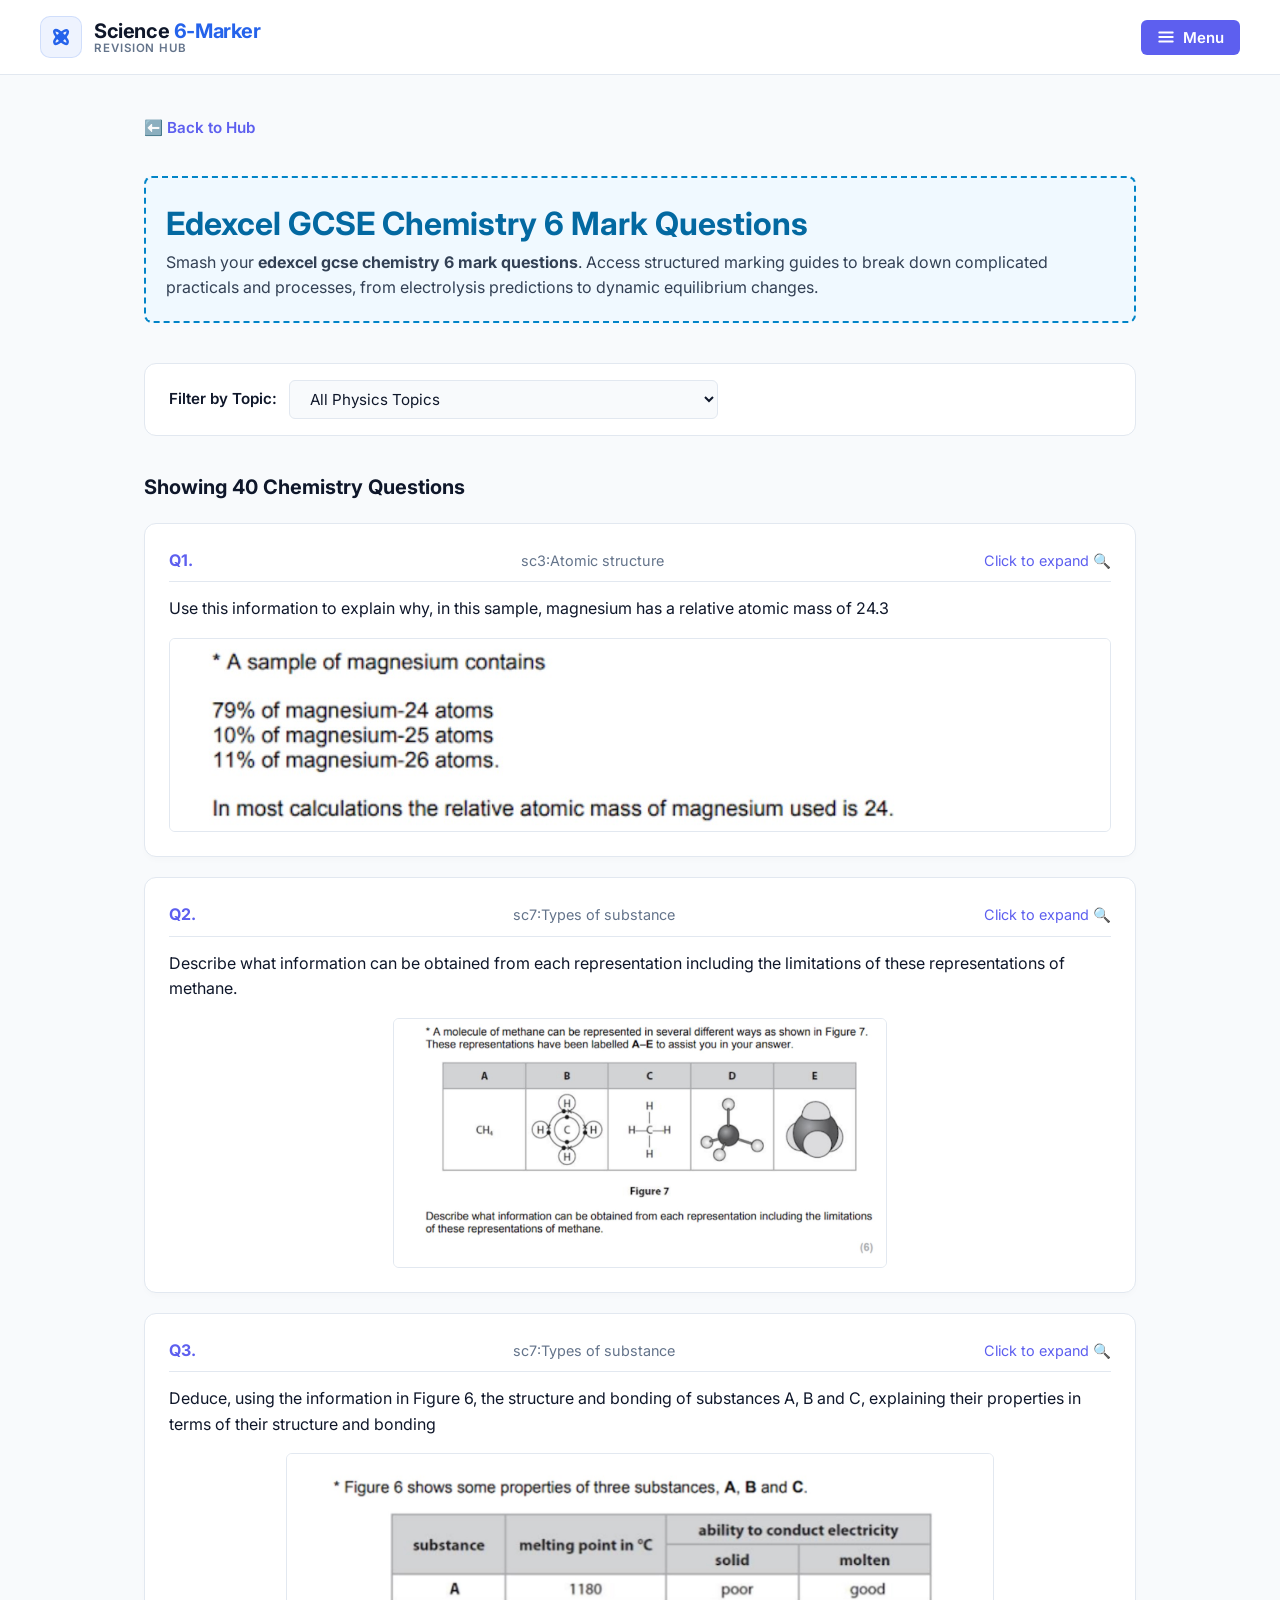
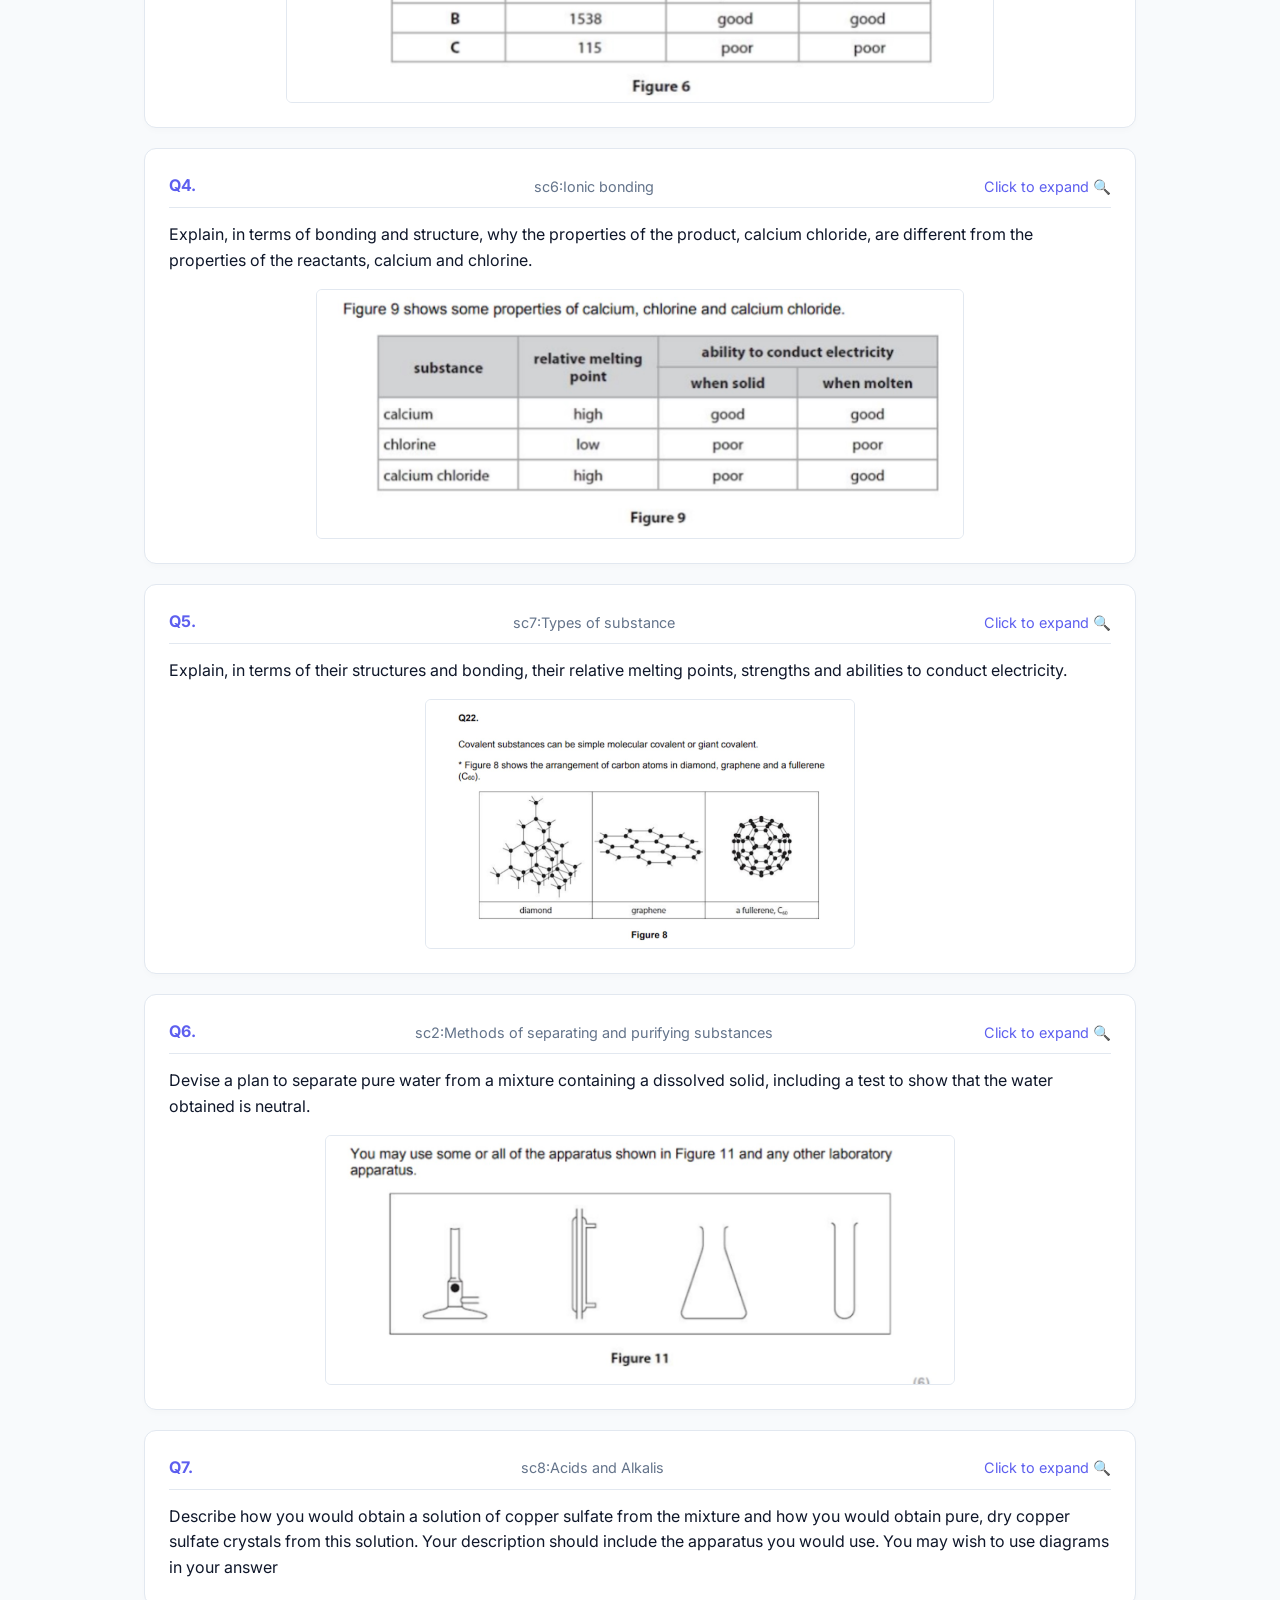
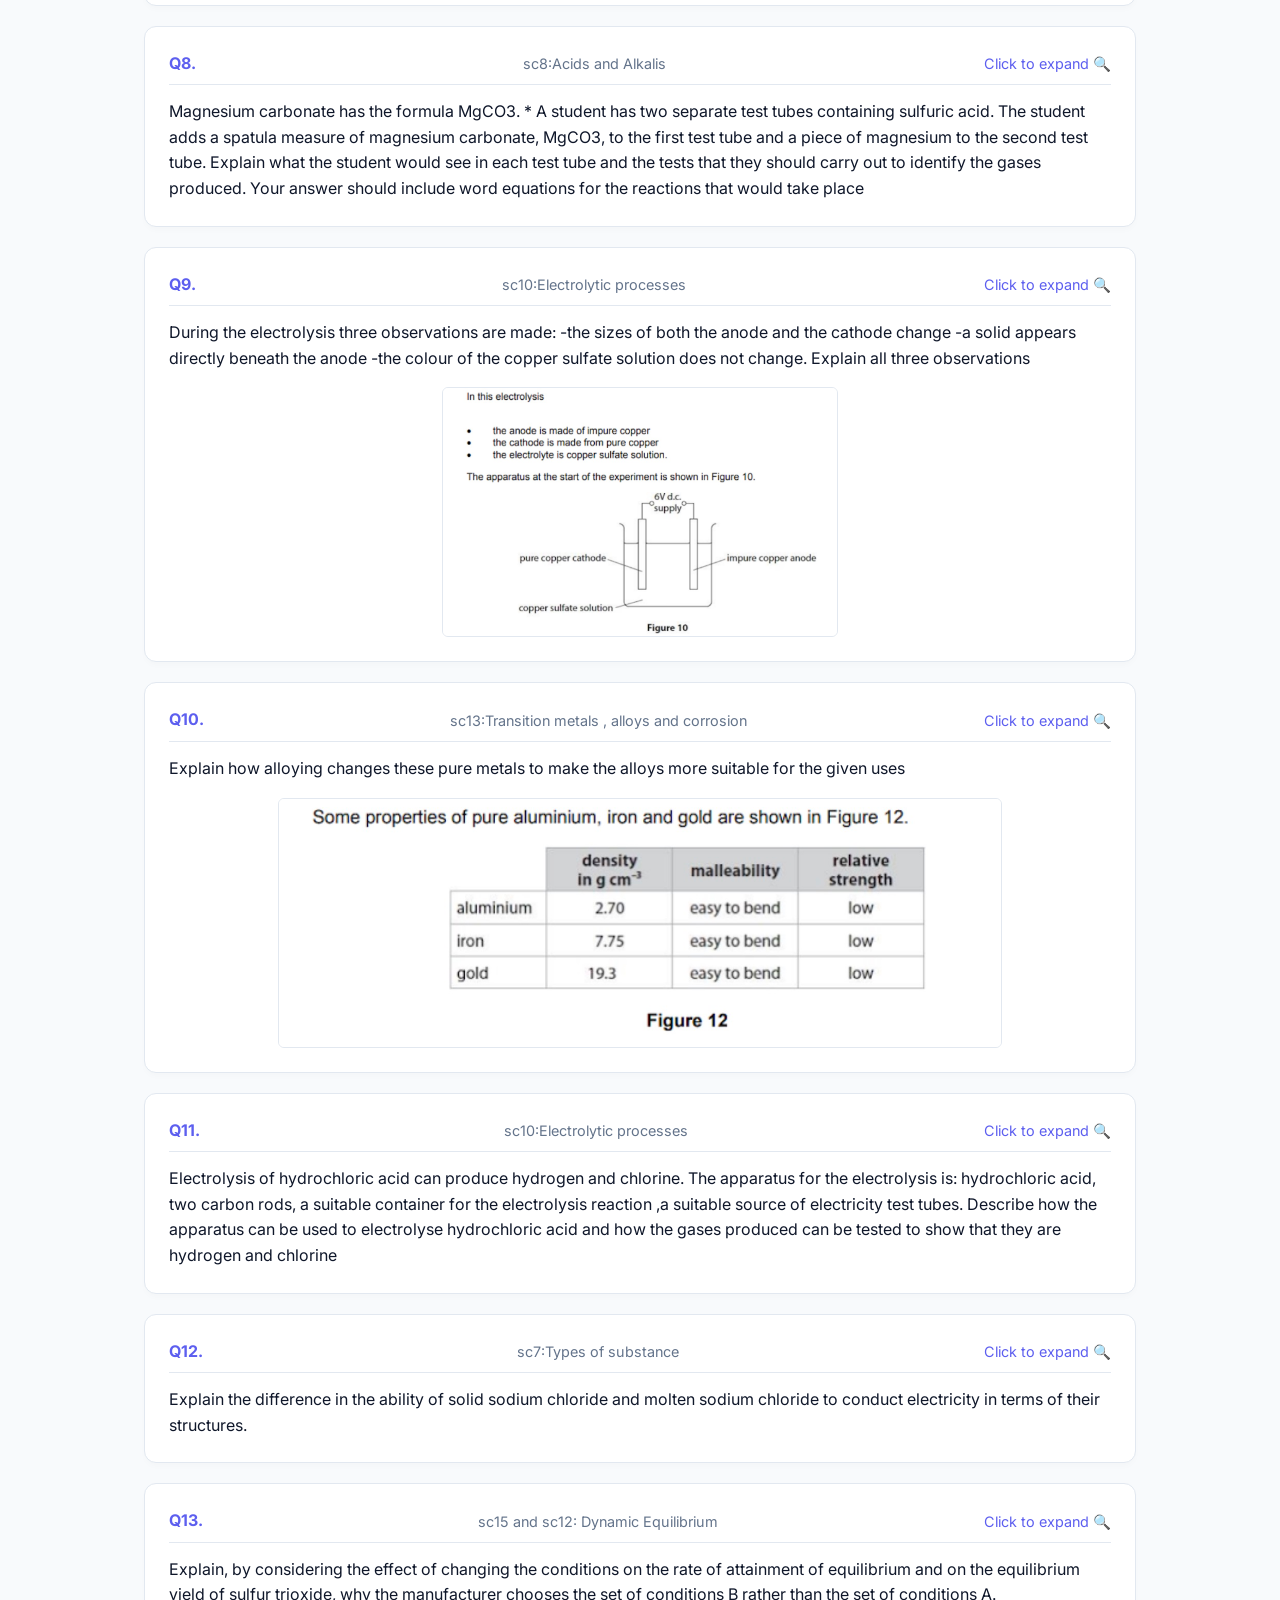
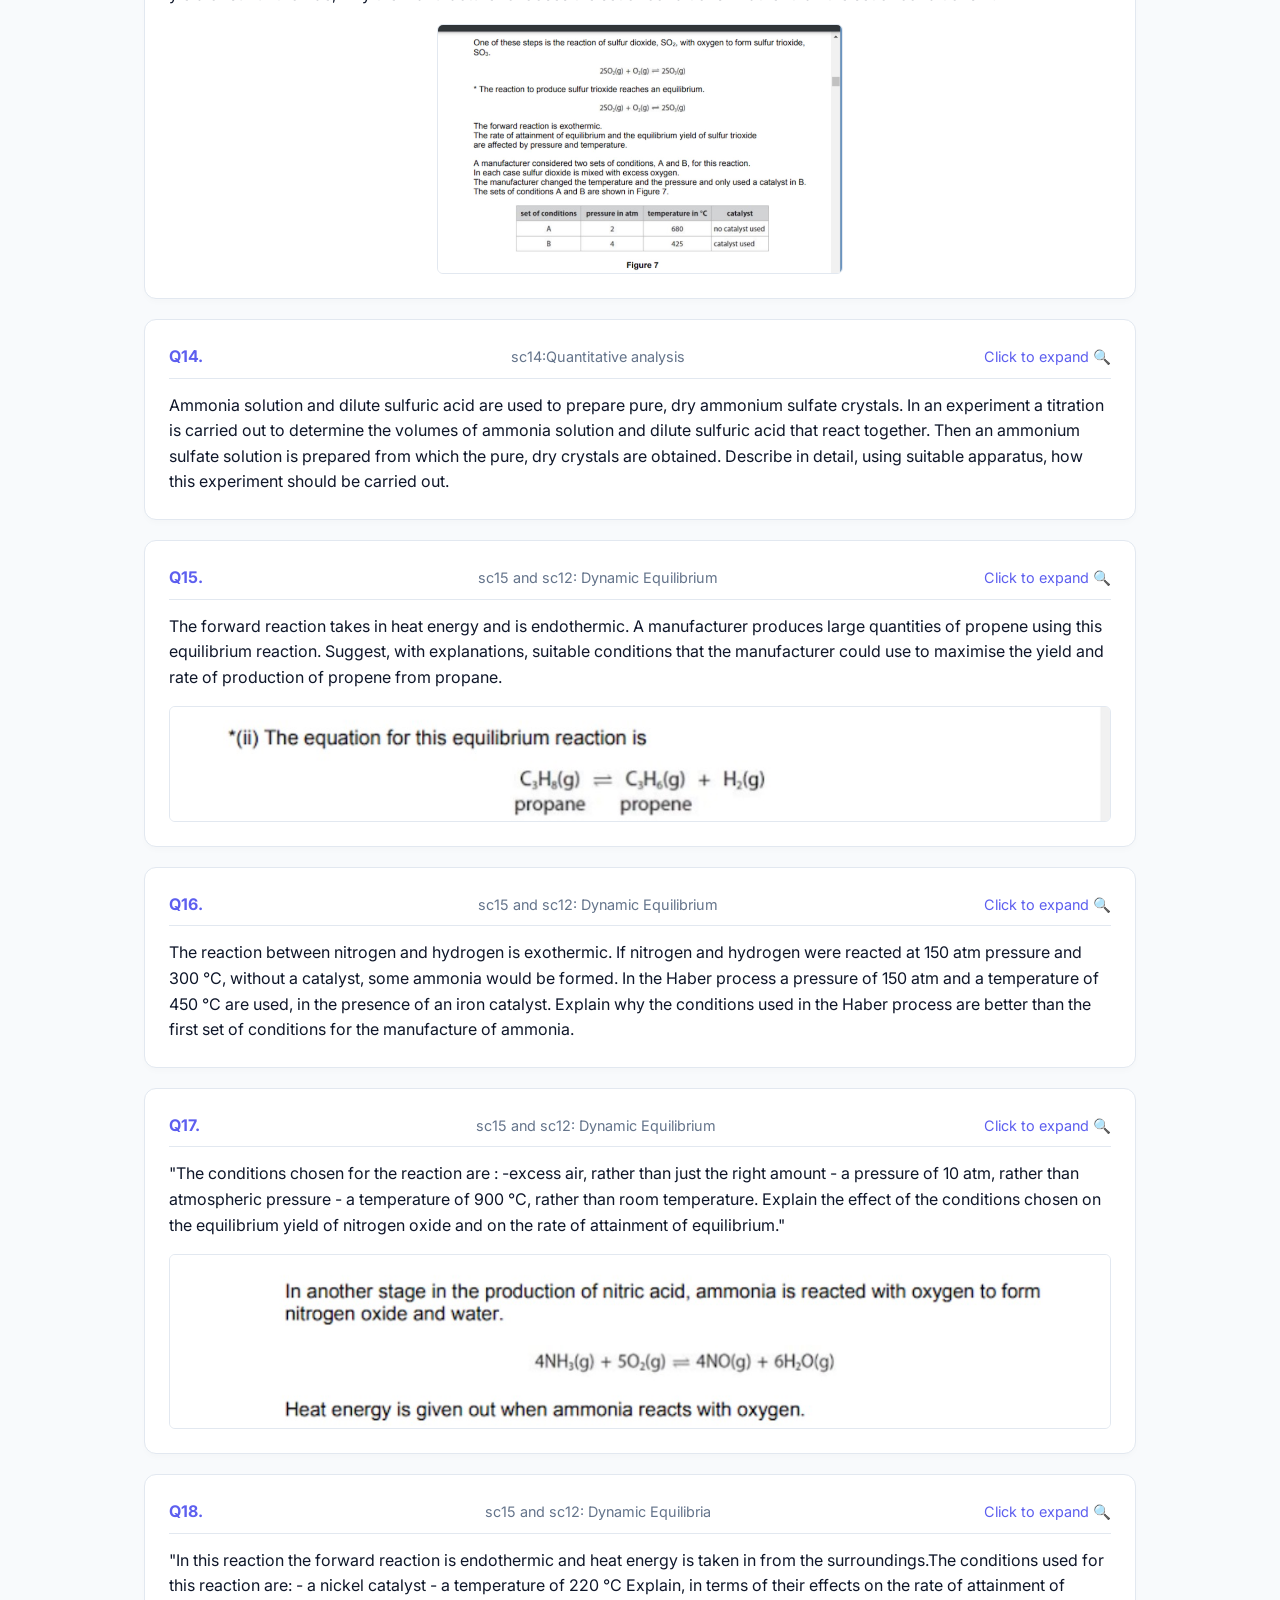
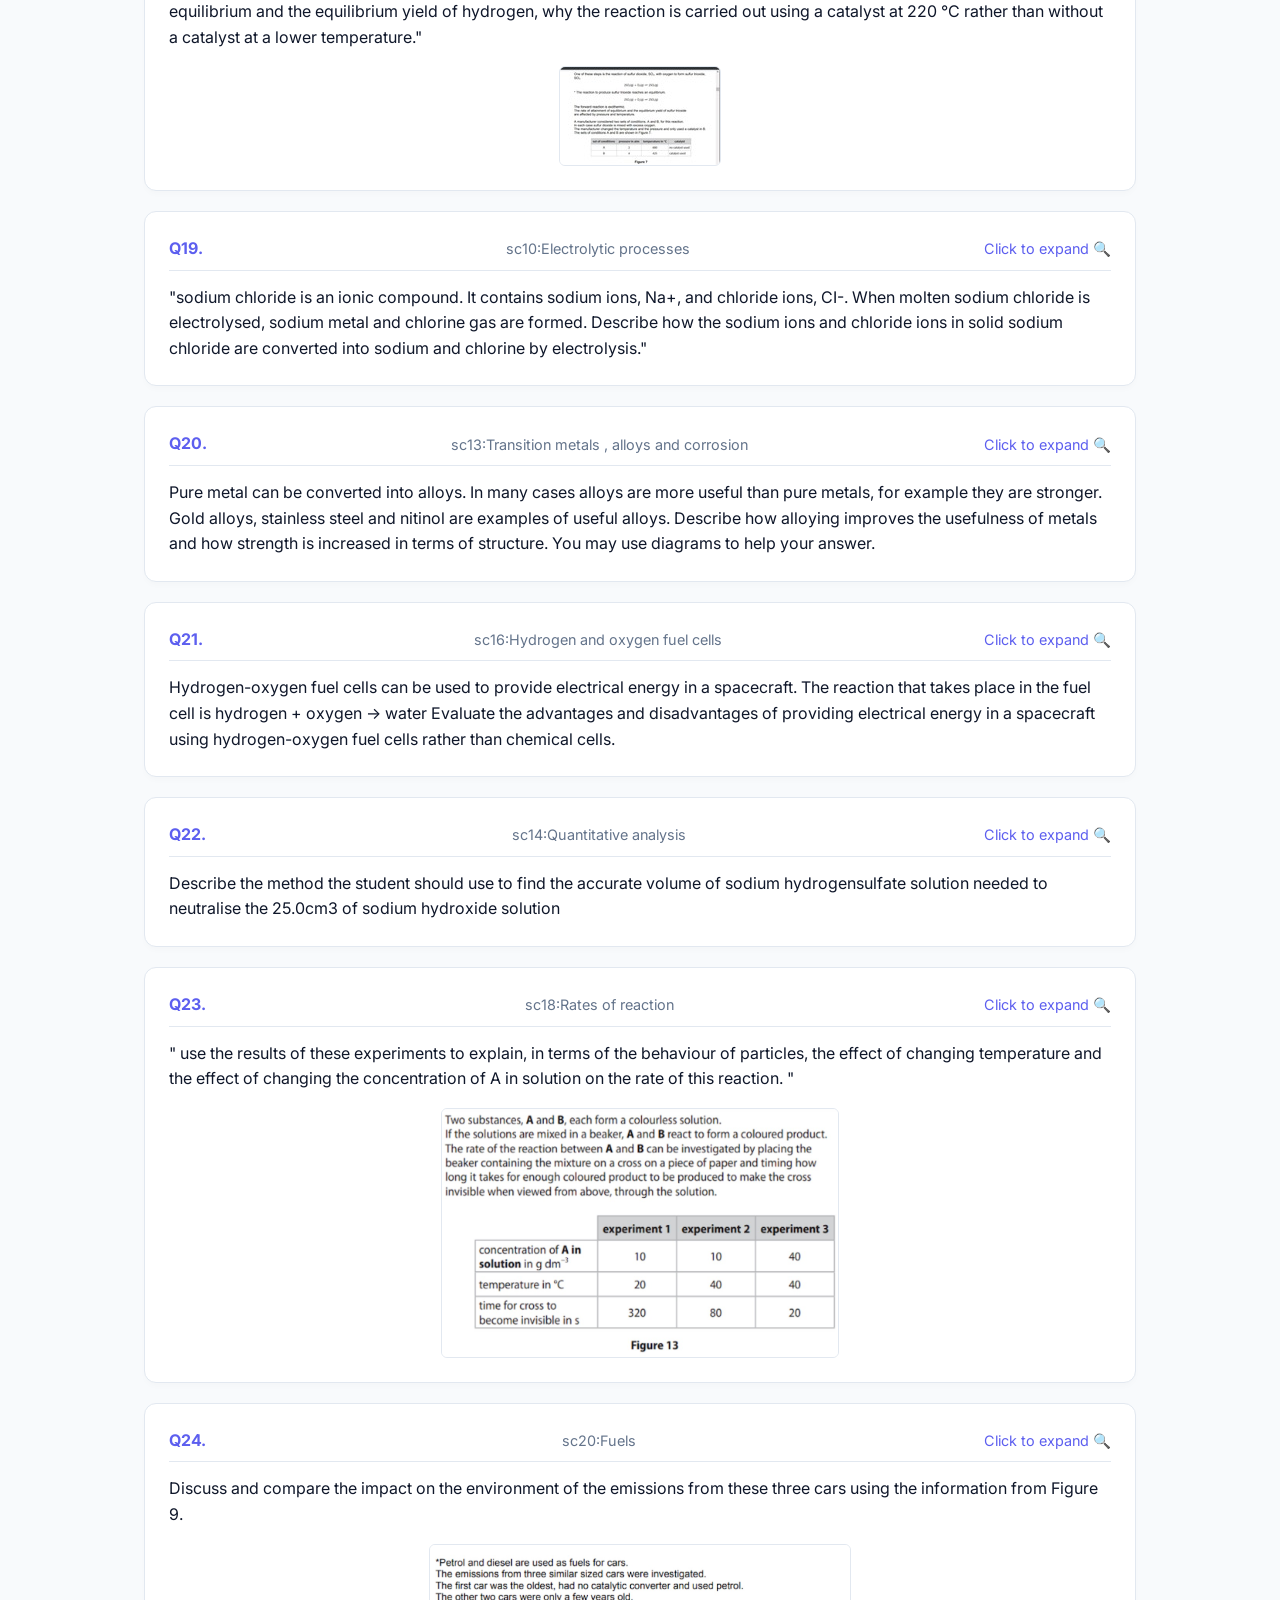
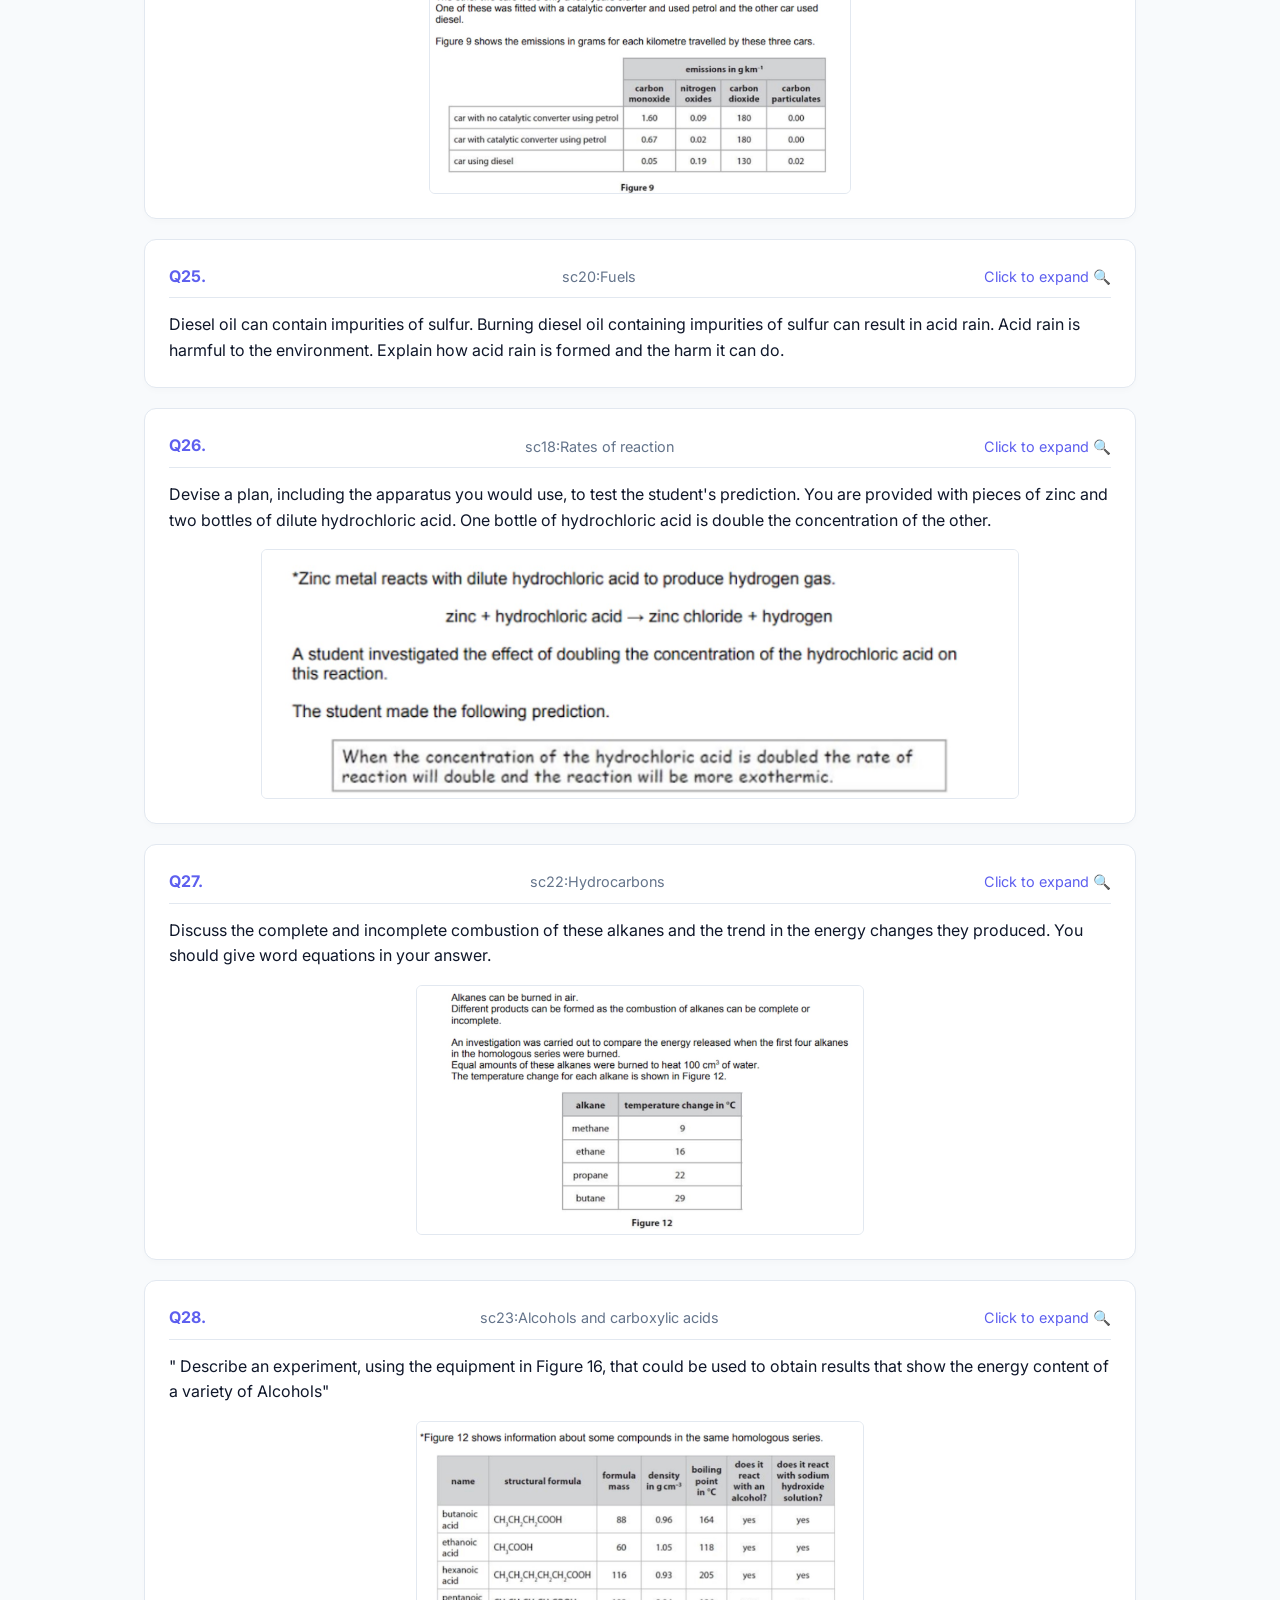
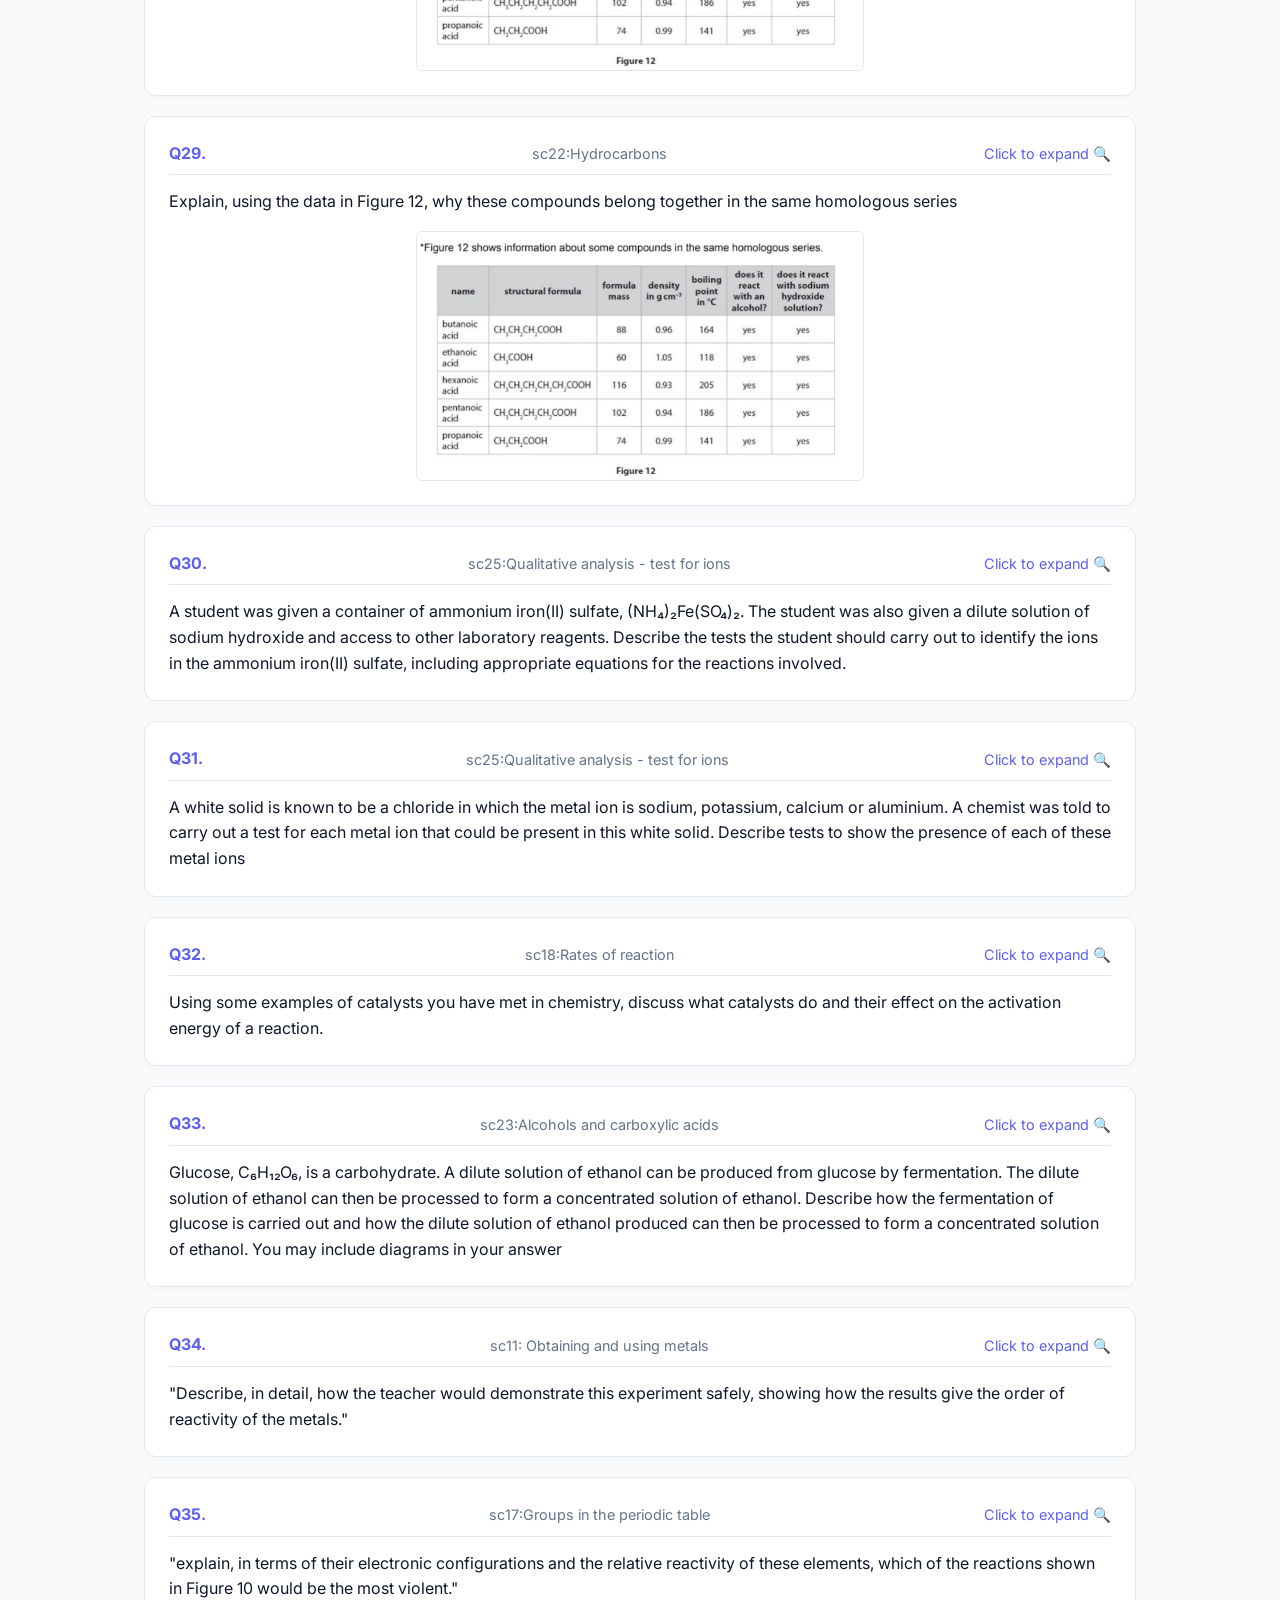
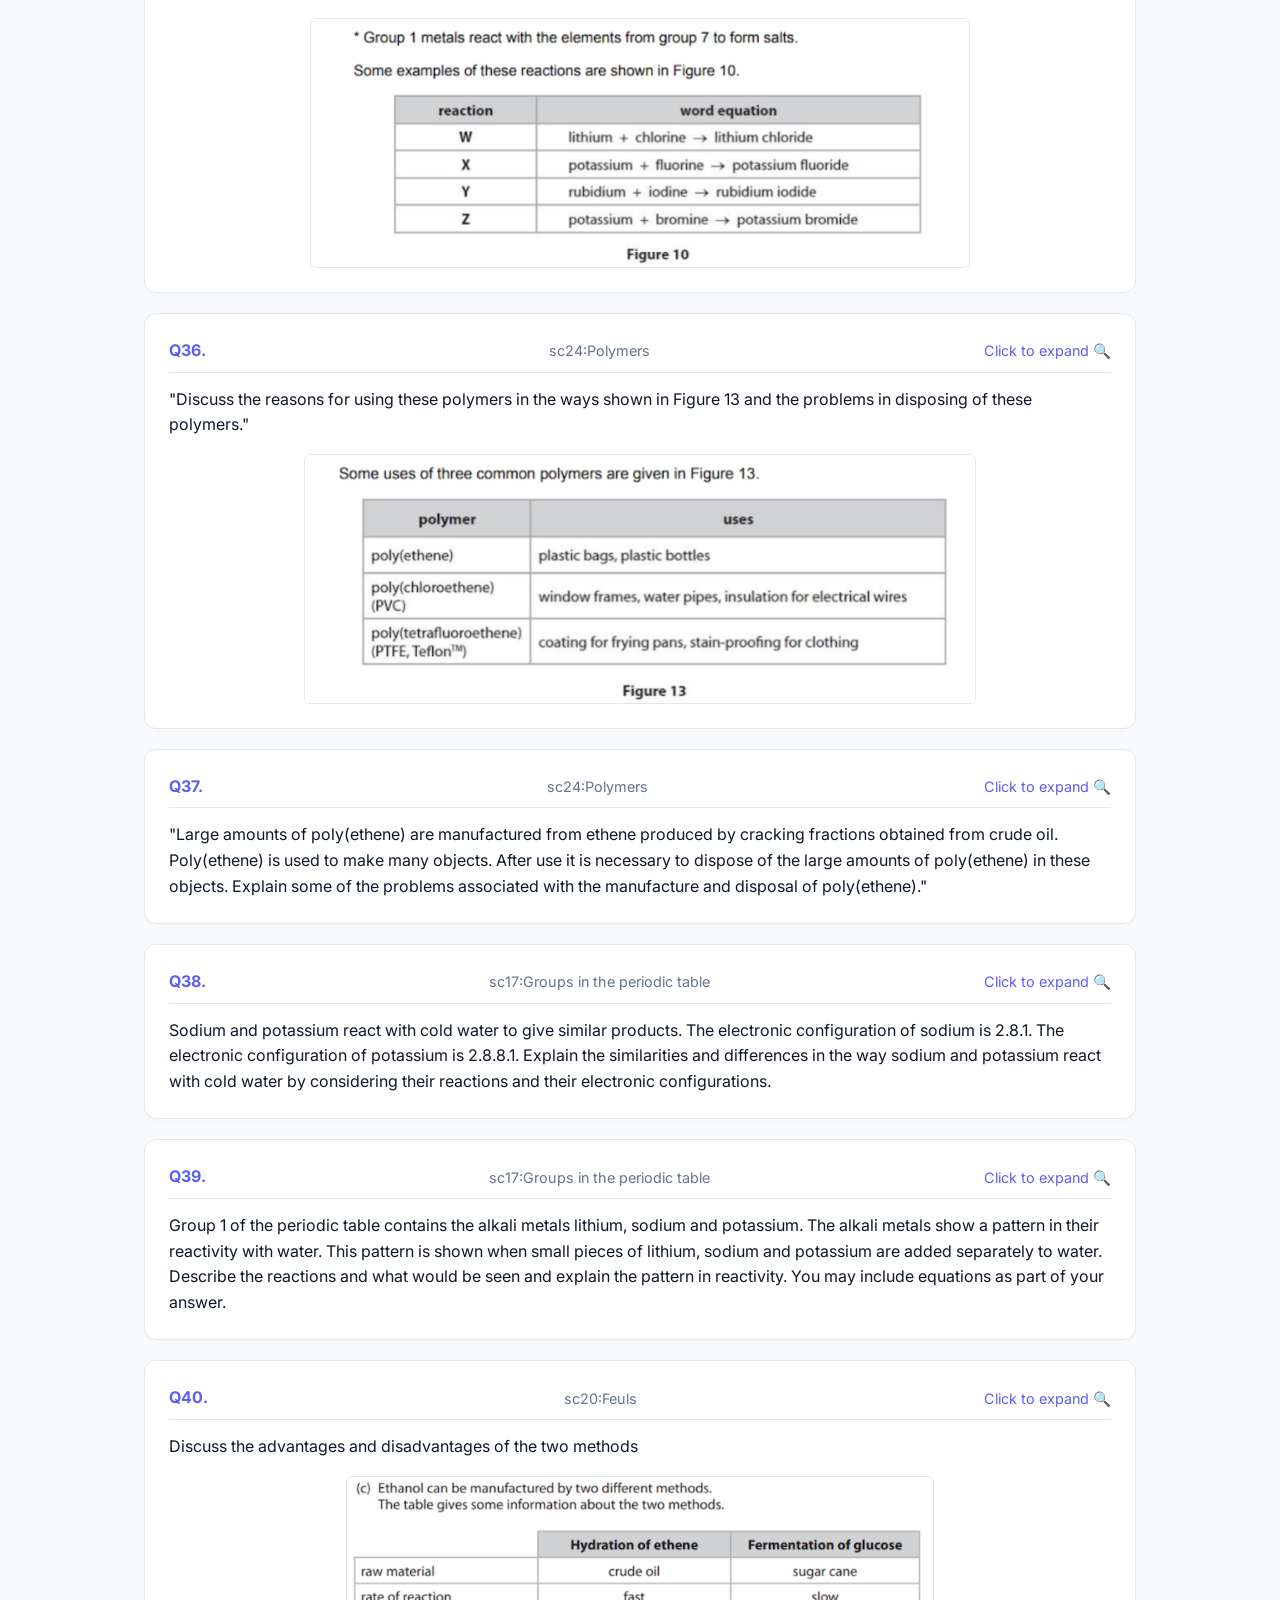
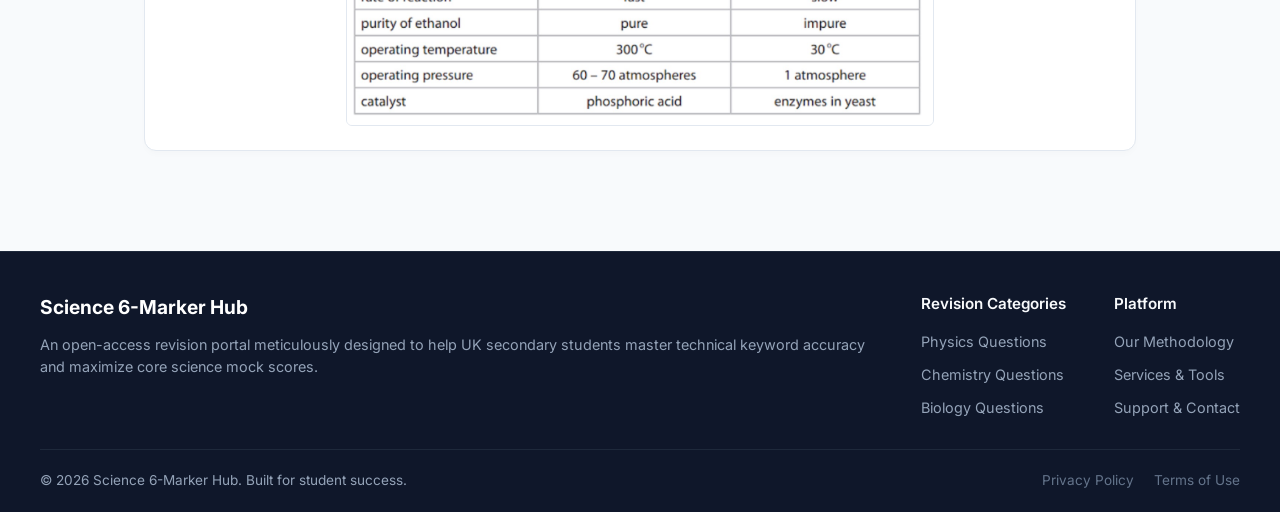
<file: chemistry.html>
<!DOCTYPE html>
<html lang="en">
<head>
    <meta charset="UTF-8">
    <meta name="viewport" content="width=device-width, initial-scale=1.0">
    <title>GCSE Chemistry 6-Mark Board Questions | Science 6-Marker Hub</title>
    <meta name="description" content="Stop losing marks on Chemistry 6-markers. Learn exactly how to structure answers for titration, electrolysis, chromatography and every other SC topic to get a Grade 9.">
    <link href="https://fonts.googleapis.com/css2?family=Inter:wght=300;400;500;600;700&display=swap" rel="stylesheet">
    <link rel="stylesheet" href="style.css">
    <script defer src="https://cloud.umami.is/script.js" data-website-id="7f2b7de7-ae0b-407a-bd67-a8b2489c8e01"></script>

    <style>
        /* Ensures the sticky layout wrapper pushes the footer cleanly down on short pages */
        html, body {
            height: 100%;
            margin: 0;
            display: flex;
            flex-direction: column;
            font-family: 'Inter', sans-serif;
        }
        .content-wrapper {
            flex: 1 0 auto;
        }
    </style>
</head>
<body>

    <div class="content-wrapper">

        <div id="sideMenu" class="side-menu">
            <a href="javascript:void(0)" class="close-btn" onclick="toggleMenu()">&times;</a>
            <a href="index.html" onclick="toggleMenu()">Home</a>
            <a href="physics.html" onclick="toggleMenu()">Physics</a>
            <a href="chemistry.html" onclick="toggleMenu()">Chemistry</a>
            <a href="biology.html" onclick="toggleMenu()">Biology</a>
            <a href="about.html" onclick="toggleMenu()">About Us</a>
            <a href="services.html" onclick="toggleMenu()">Services</a>
            <a href="contact.html" onclick="toggleMenu()">Contact Us</a>
        </div>

        <nav class="top-nav-bar">
            <a href="index.html" class="brand-logo-link" style="text-decoration: none; display: flex; align-items: center; gap: 12px;">
                <div class="logo-icon-wrapper" style="display: flex; align-items: center; justify-content: center; background: rgba(37, 99, 235, 0.08); padding: 8px; border-radius: 10px; border: 1px solid rgba(37, 99, 235, 0.15);">
                    <svg xmlns="http://www.w3.org/2000/svg" width="24" height="24" viewBox="0 0 24 24" fill="none" stroke="#2563eb" stroke-width="2.5" stroke-linecap="round" stroke-linejoin="round">
                        <ellipse cx="12" cy="12" rx="3" ry="9" transform="rotate(45 12 12)"></ellipse>
                        <ellipse cx="12" cy="12" rx="3" ry="9" transform="rotate(-45 12 12)"></ellipse>
                        <circle cx="12" cy="12" r="2" fill="#2563eb"></circle>
                    </svg>
                </div>
                
                <div class="logo-text-wrapper" style="display: flex; flex-direction: column; line-height: 1.1;">
                    <h1 class="brand-title" style="font-size: 1.25rem; font-weight: 700; color: #0f172a; margin: 0; letter-spacing: -0.02em;">
                        Science <span style="color: #2563eb;">6-Marker</span>
                    </h1>
                    <span class="logo-subtext" style="font-size: 0.72rem; font-weight: 600; text-transform: uppercase; letter-spacing: 0.08em; color: #64748b;">
                        Revision Hub
                    </span>
                </div>
            </a>
            
            <div class="nav-links-cluster">
                <button class="menu-btn" onclick="toggleMenu()">
                    <svg width="18" height="18" viewBox="0 0 24 24" fill="none" stroke="currentColor" stroke-width="2.5" stroke-linecap="round" stroke-linejoin="round">
                        <line x1="3" y1="12" x2="21" y2="12"></line>
                        <line x1="3" y1="6" x2="21" y2="6"></line>
                        <line x1="3" y1="18" x2="21" y2="18"></line>
                    </svg>
                    Menu
                </button>
            </div>
        </nav>

        <div class="app-container">
            <header class="subject-header">
                <a href="index.html" class="back-link">⬅️ Back to Hub</a>
                <div class="edexcel-section" style="margin: 20px 0 40px 0; padding: 20px; border: 2px dashed #0284c7; background: #f0f9ff; border-radius: 8px;">
    <h1 style="color: #0369a1; margin-top: 0; font-size: 2rem;">Edexcel GCSE Chemistry 6 Mark Questions</h1>
    <p style="color: #334155; line-height: 1.6; margin-bottom: 0;">
        Smash your <strong>edexcel gcse chemistry 6 mark questions</strong>. Access structured marking guides to break down complicated practicals and processes, from electrolysis predictions to dynamic equilibrium changes.
    </p>
</div>
            </header>

            <div class="controls-bar">
                <div class="filter-wrapper">
                    <label for="topic-filter">Filter by Topic:</label>
                    <select id="topic-filter" onchange="filterByTopic()">
                        <option value="All">All Chemistry Topics</option>
                    </select>
                </div>
            </div>

            <main class="feed-section">
                <h2 class="feed-status-heading" id="feed-heading">Showing All Questions</h2>
                <div id="questions-container">
                    </div>
            </main>
        </div>

    </div><footer class="site-footer">
        <div class="footer-container">
            <div class="footer-brand">
                <h4>Science 6-Marker Hub</h4>
                <p>An open-access revision portal meticulously designed to help UK secondary students master technical keyword accuracy and maximize core science mock scores.</p>
            </div>
            <div class="footer-links-group">
                <div class="footer-column">
                    <h5>Revision Categories</h5>
                    <a href="physics.html">Physics Questions</a>
                    <a href="chemistry.html">Chemistry Questions</a>
                    <a href="biology.html">Biology Questions</a>
                </div>
                <div class="footer-column">
                    <h5>Platform</h5>
                    <a href="about.html">Our Methodology</a>
                    <a href="services.html">Services & Tools</a>
                    <a href="contact.html">Support & Contact</a>
                </div>
            </div>
        </div>
        <div class="footer-bottom">
            <p>&copy; 2026 Science 6-Marker Hub. Built for student success.</p>
            <div class="footer-meta-links">
                <a href="privacy.html#privacy">Privacy Policy</a>
                <a href="about.html#terms">Terms of Use</a>
            </div>
        </div>
    </footer>

    <div id="fullscreen-modal" class="modal" style="display: none;">
        <div class="modal-content">
            <span class="close-modal-btn" onclick="closeModal()">&times;</span>
            
            <div class="modal-header">
                <span id="modal-topic" class="filter-badge">Topic</span>
                <span id="modal-counter">1 of 10</span>
            </div>
            
            <div class="modal-body">
                <p id="modal-text" class="question-text">Question content...</p>
                <div id="modal-image-container"></div>
            </div>

            <div class="modal-footer">
                <button class="action-btn scheme-toggle" onclick="toggleModalScheme()" id="modal-scheme-btn">
                    👁️ Reveal Mark Scheme
                </button>
                <div class="marking-scheme-panel" id="modal-scheme-box" style="display: none;">
                    <ul id="modal-scheme-list"></ul>
                </div>
            </div>

            <div class="modal-nav-bar">
                <button class="action-btn" onclick="navigateModal(-1)">Previous</button>
                <button class="action-btn" onclick="navigateModal(1)">Next</button>
            </div>
        </div>
    </div>

    <script>currentSubject = 'chemistry';</script>
    <script src="app.js"></script>
    <script>
        // Menu Toggle Handler Function
        function toggleMenu() {
            var menu = document.getElementById("sideMenu");
            if (menu.style.width === "250px") {
                menu.style.width = "0";
            } else {
                menu.style.width = "250px";
            }
        }
    </script>
</body>
</html>
</file>
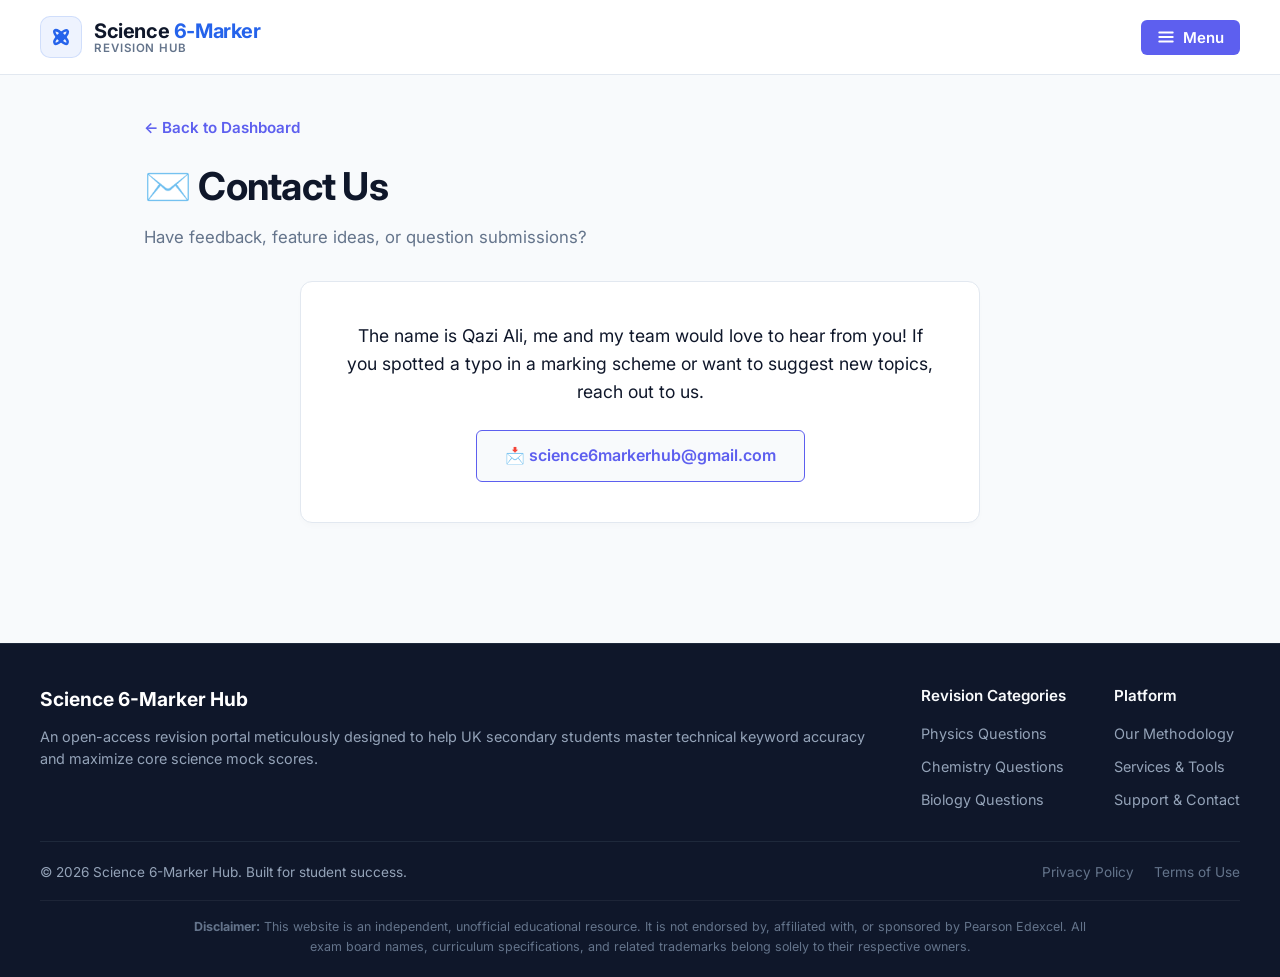
<file: contact.html>
<!DOCTYPE html>
<html lang="en">
<head>
    <meta charset="UTF-8">
    <meta name="viewport" content="width=device-width, initial-scale=1.0">
    <title>Contact Us - Science 6-Marker Hub</title>
    <link href="https://fonts.googleapis.com/css2?family=Inter:wght@300;400;500;600;700&display=swap" rel="stylesheet">
    <link rel="stylesheet" href="style.css">
    <script defer src="https://cloud.umami.is/script.js" data-website-id="7f2b7de7-ae0b-407a-bd67-a8b2489c8e01"></script>

    <style>
        /* Ensures the sticky layout wrapper pushes the footer cleanly down on short pages */
        html, body {
            height: 100%;
            margin: 0;
            display: flex;
            flex-direction: column;
            font-family: 'Inter', sans-serif;
        }
        .content-wrapper {
            flex: 1 0 auto;
        }
    </style>
</head>
<body>

    <!-- STICKY FOOTER CONTENT WRAPPER -->
    <div class="content-wrapper">

        <!-- RIGHT-SLIDE NAVIGATION PANEL -->
        <div id="sideMenu" class="side-menu">
            <a href="javascript:void(0)" class="close-btn" onclick="toggleMenu()">&times;</a>
            <a href="index.html" onclick="toggleMenu()">Home</a>
            <a href="physics.html" onclick="toggleMenu()">Physics</a>
            <a href="chemistry.html" onclick="toggleMenu()">Chemistry</a>
            <a href="biology.html" onclick="toggleMenu()">Biology</a>
            <a href="about.html" onclick="toggleMenu()">About Us</a>
            <a href="services.html" onclick="toggleMenu()">Services</a>
            <a href="contact.html" onclick="toggleMenu()">Contact Us</a>
        </div>

        <!-- GLOBAL TOP NAVIGATION BAR -->
        <nav class="top-nav-bar">
            <a href="index.html" class="brand-logo-link" style="text-decoration: none; display: flex; align-items: center; gap: 12px;">
                <div class="logo-icon-wrapper" style="display: flex; align-items: center; justify-content: center; background: rgba(37, 99, 235, 0.08); padding: 8px; border-radius: 10px; border: 1px solid rgba(37, 99, 235, 0.15);">
                    <svg xmlns="http://www.w3.org/2000/svg" width="24" height="24" viewBox="0 0 24 24" fill="none" stroke="#2563eb" stroke-width="2.5" stroke-linecap="round" stroke-linejoin="round">
                        <ellipse cx="12" cy="12" rx="3" ry="9" transform="rotate(45 12 12)"></ellipse>
                        <ellipse cx="12" cy="12" rx="3" ry="9" transform="rotate(-45 12 12)"></ellipse>
                        <circle cx="12" cy="12" r="2" fill="#2563eb"></circle>
                    </svg>
                </div>
                
                <div class="logo-text-wrapper" style="display: flex; flex-direction: column; line-height: 1.1;">
                    <h1 class="brand-title" style="font-size: 1.25rem; font-weight: 700; color: #0f172a; margin: 0; letter-spacing: -0.02em;">
                        Science <span style="color: #2563eb;">6-Marker</span>
                    </h1>
                    <span class="logo-subtext" style="font-size: 0.72rem; font-weight: 600; text-transform: uppercase; letter-spacing: 0.08em; color: #64748b;">
                        Revision Hub
                    </span>
                </div>
            </a>
            
            <div class="nav-links-cluster">
                <button class="menu-btn" onclick="toggleMenu()">
                    <svg width="18" height="18" viewBox="0 0 24 24" fill="none" stroke="currentColor" stroke-width="2.5" stroke-linecap="round" stroke-linejoin="round">
                        <line x1="3" y1="12" x2="21" y2="12"></line>
                        <line x1="3" y1="6" x2="21" y2="6"></line>
                        <line x1="3" y1="18" x2="21" y2="18"></line>
                    </svg>
                    Menu
                </button>
            </div>
        </nav>

        <!-- MAIN CONTACT CONTENT CONTAINER -->
        <div class="app-container">
            
            <header class="subject-header">
                <a href="index.html" class="back-link">← Back to Dashboard</a>
                <h2 class="subject-title">✉️ Contact Us</h2>
                <p class="subject-subtitle">Have feedback, feature ideas, or question submissions?</p>
            </header>

            <main class="card" style="cursor: default; padding: 40px; text-align: center; max-width: 680px; margin: 0 auto 40px auto;">
                <p class="question-text" style="font-size: 1.1rem; margin-bottom: 24px; color: var(--text-main);">
                    The name is Qazi Ali, me and my team would love to hear from you! If you spotted a typo in a marking scheme or want to suggest new topics, reach out to us.
                </p>
                
                <div style="margin-top: 20px;">
                    <a href="mailto:science6markerhub@gmail.com" class="action-btn" style="text-decoration: none; display: inline-block; padding: 12px 28px; background: var(--bg-color); border-color: var(--primary); color: var(--primary); font-size: 1rem;">
                        📩 science6markerhub@gmail.com
                    </a>
                </div>
            </main>

        </div>

    </div><!-- END OF CONTENT WRAPPER -->

    <!-- MODERN GLOBAL FOOTER -->
    <footer class="site-footer">
        <div class="footer-container">
            <div class="footer-brand">
                <h4>Science 6-Marker Hub</h4>
                <p>An open-access revision portal meticulously designed to help UK secondary students master technical keyword accuracy and maximize core science mock scores.</p>
            </div>
            <div class="footer-links-group">
                <div class="footer-column">
                    <h5>Revision Categories</h5>
                    <a href="physics.html">Physics Questions</a>
                    <a href="chemistry.html">Chemistry Questions</a>
                    <a href="biology.html">Biology Questions</a>
                </div>
                <div class="footer-column">
                    <h5>Platform</h5>
                    <a href="about.html">Our Methodology</a>
                    <a href="services.html">Services & Tools</a>
                    <a href="contact.html">Support & Contact</a>
                </div>
            </div>
        </div>
        
        <div class="footer-bottom" style="flex-direction: column; gap: 16px; text-align: center;">
            <div style="width: 100%; display: flex; flex-direction: row; justify-content: space-between; flex-wrap: wrap; gap: 12px; border-bottom: 1px solid rgba(255,255,255,0.06); padding-bottom: 16px;">
                <p style="margin: 0;">&copy; 2026 Science 6-Marker Hub. Built for student success.</p>
                <div class="footer-meta-links" style="margin: 0;">
                    <a href="privacy.html#privacy">Privacy Policy</a>
                    <a href="about.html#terms">Terms of Use</a>
                </div>
            </div>
            
            <!-- Dynamic Exam Board Disclaimer Alignment -->
            <p style="font-size: 0.78rem; color: #64748b; line-height: 1.6; max-width: 900px; margin: 0 auto; text-align: center;">
                <strong>Disclaimer:</strong> This website is an independent, unofficial educational resource. It is not endorsed by, affiliated with, or sponsored by Pearson Edexcel. All exam board names, curriculum specifications, and related trademarks belong solely to their respective owners.
            </p>
        </div>
    </footer>

    <!-- INTERACTIVE MENU TOGGLE SCRIPT -->
    <script>
        function toggleMenu() {
            var menu = document.getElementById("sideMenu");
            if (menu.style.width === "250px") {
                menu.style.width = "0";
            } else {
                menu.style.width = "250px";
            }
        }
    </script>
</body>
</html>
</file>
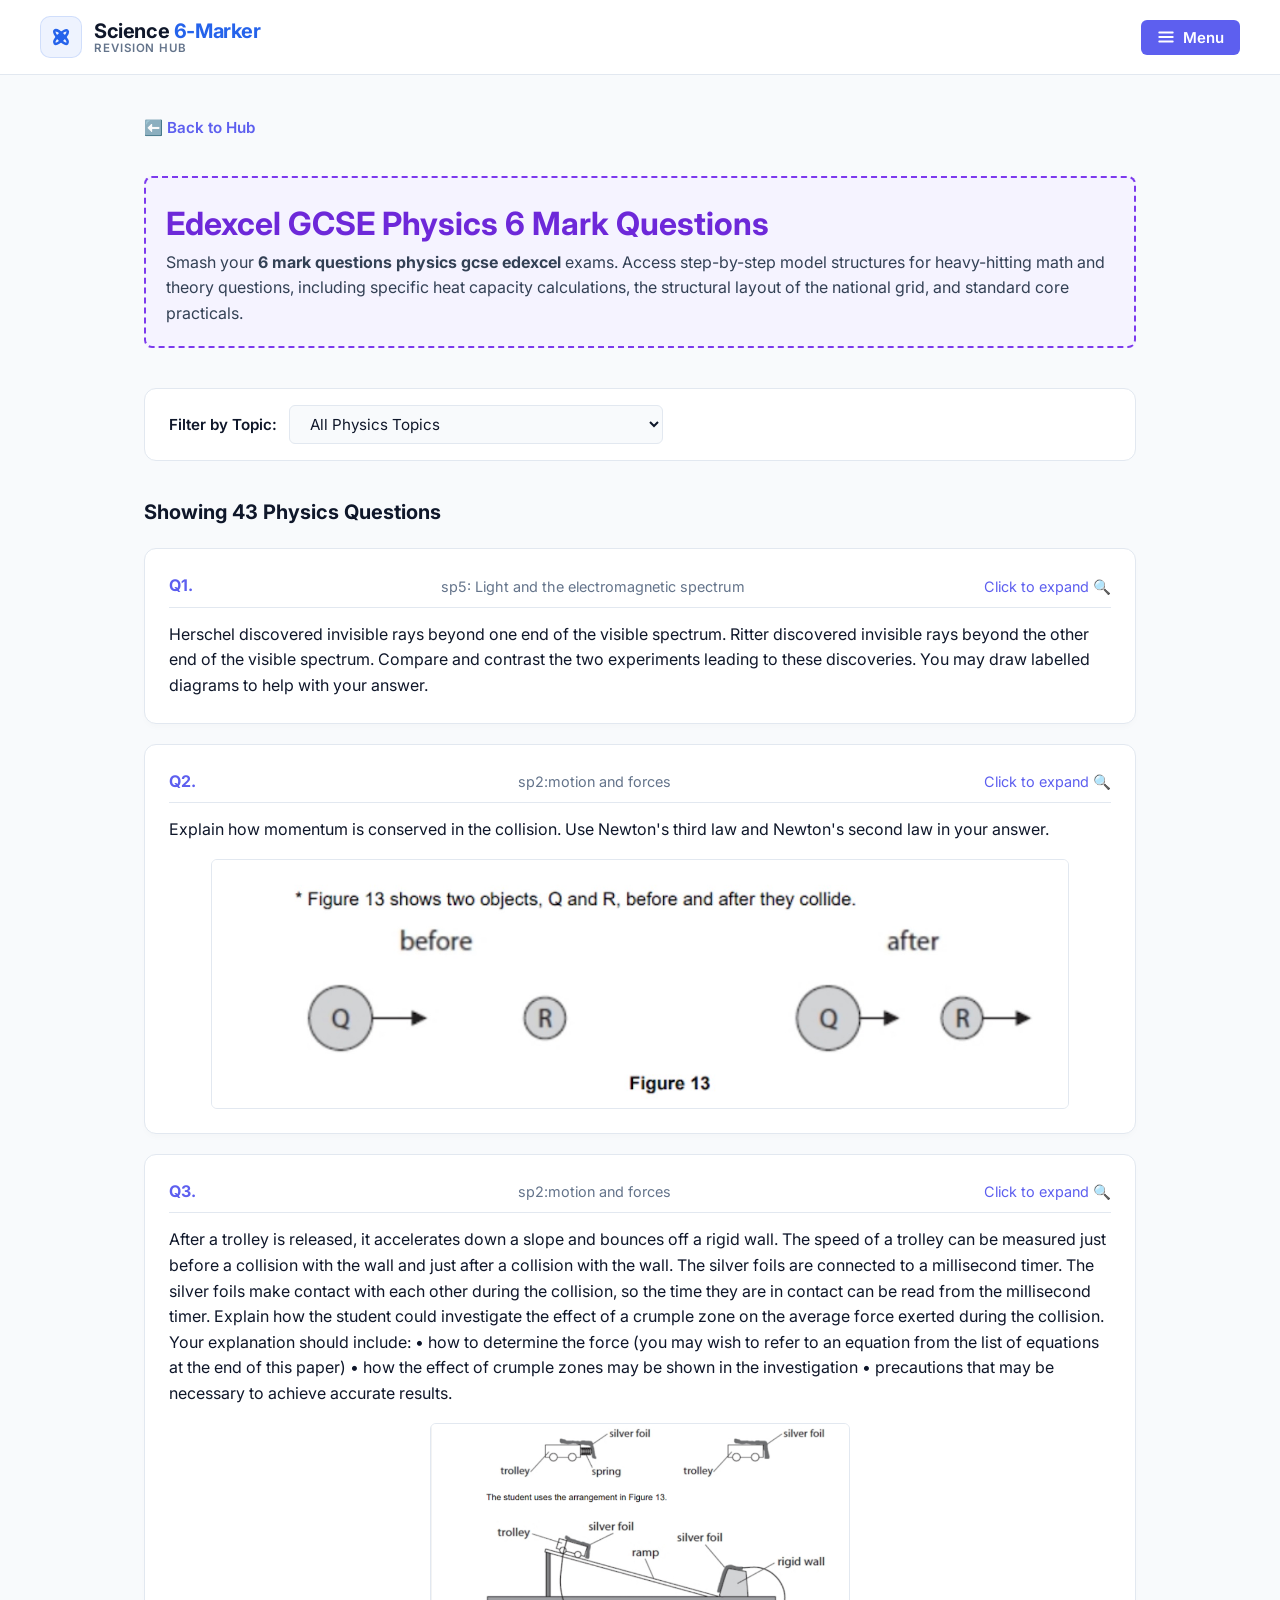
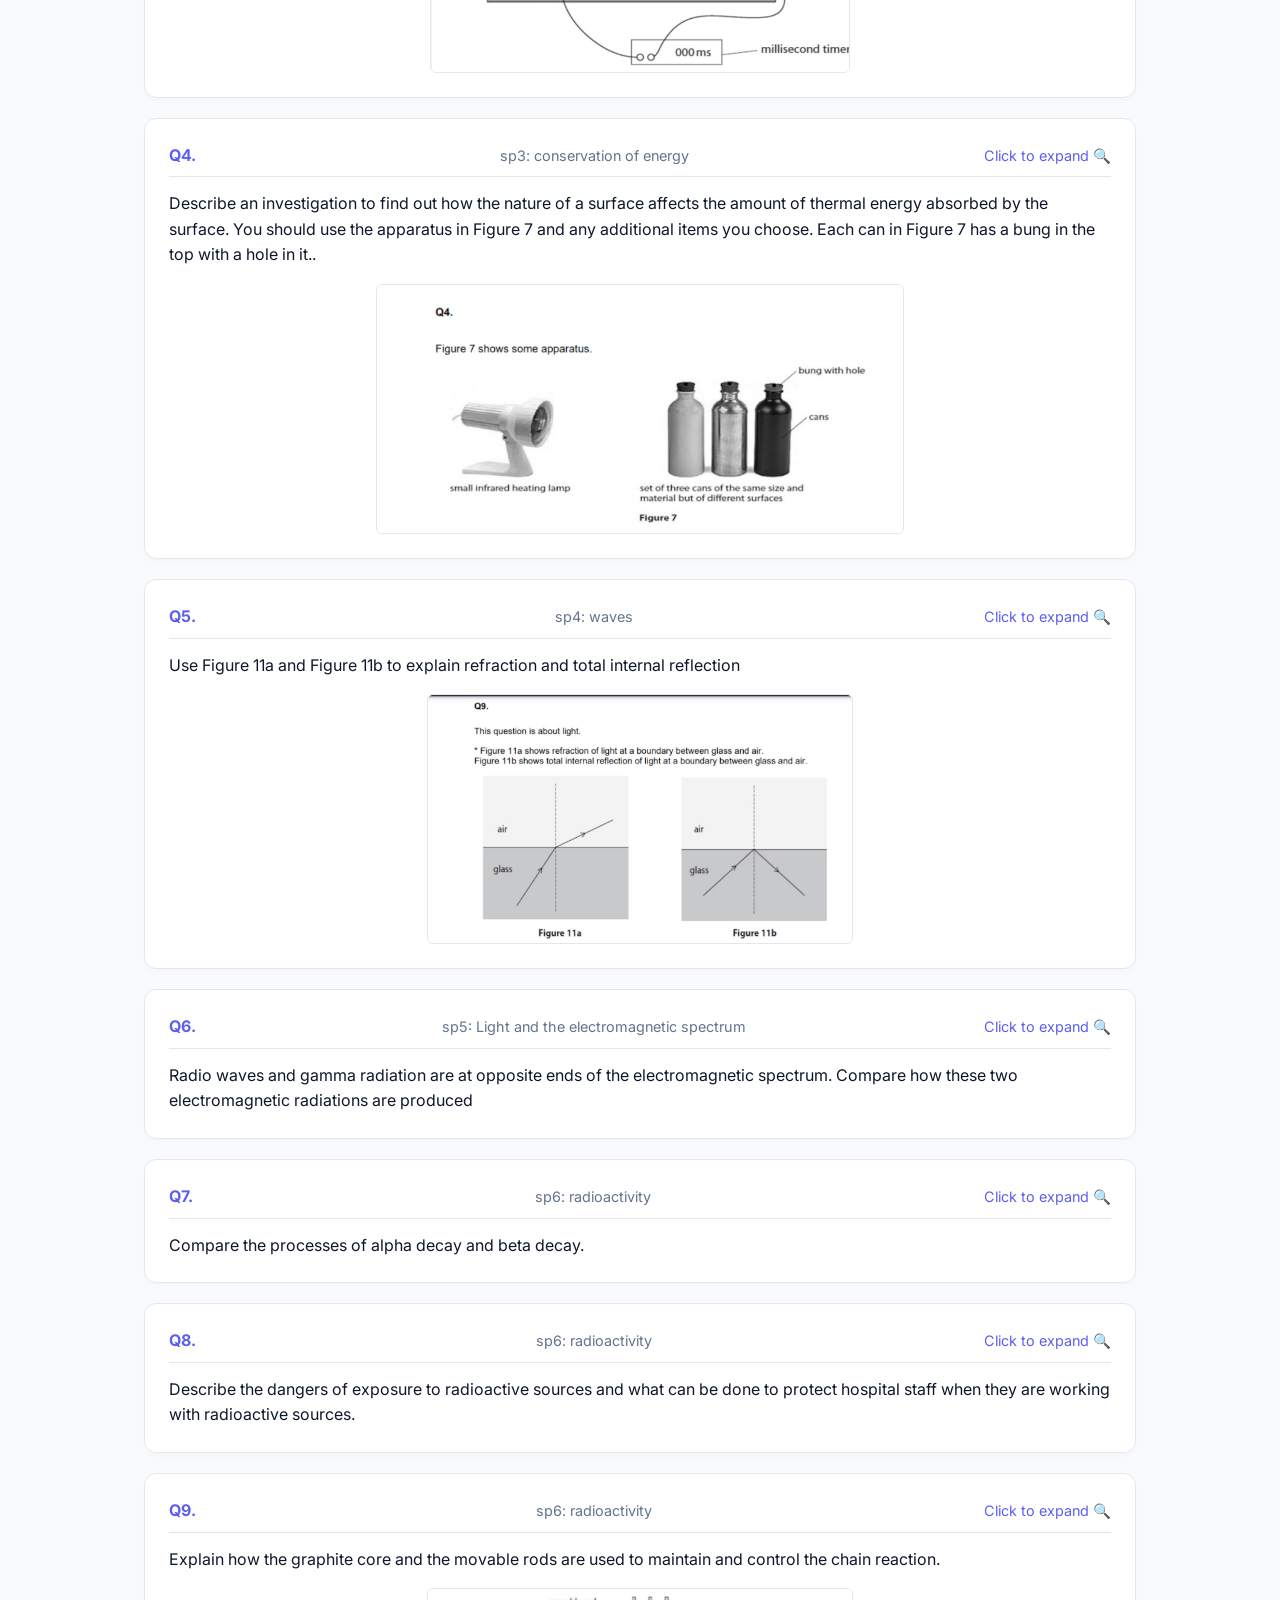
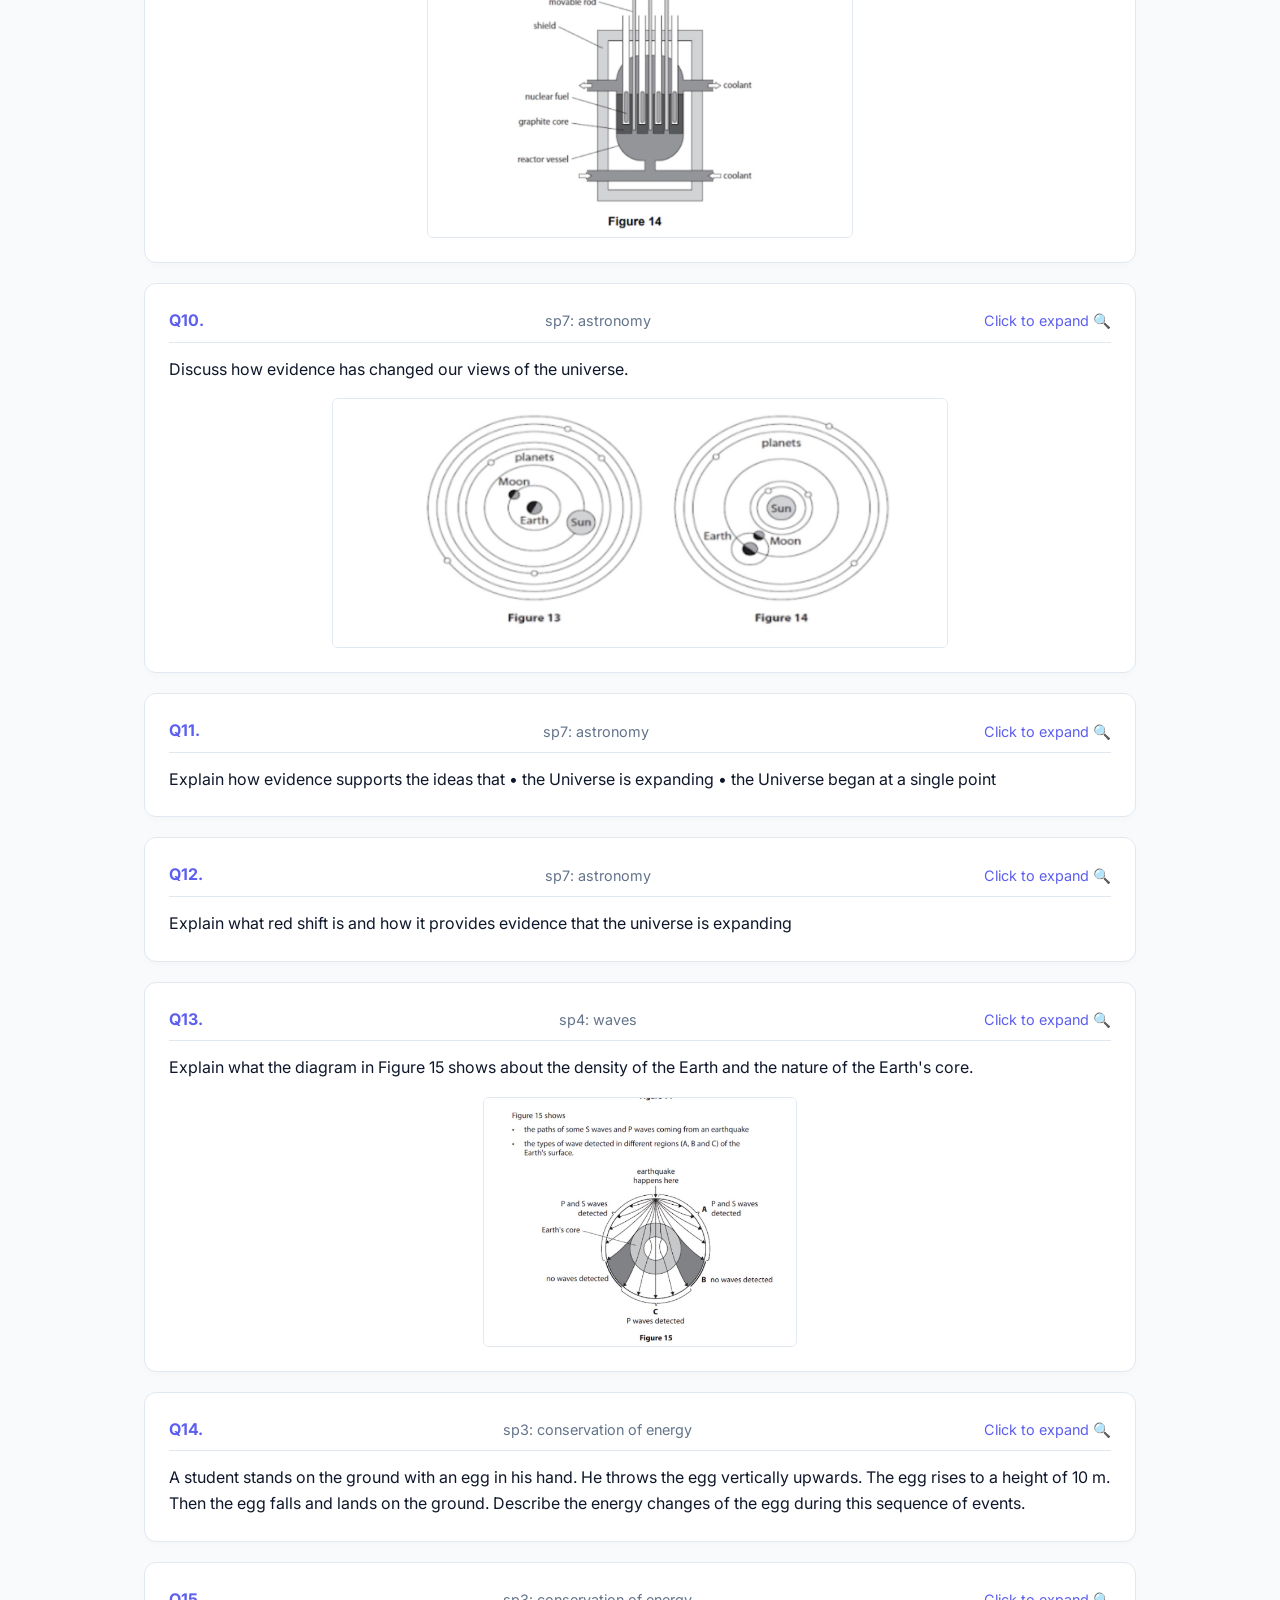
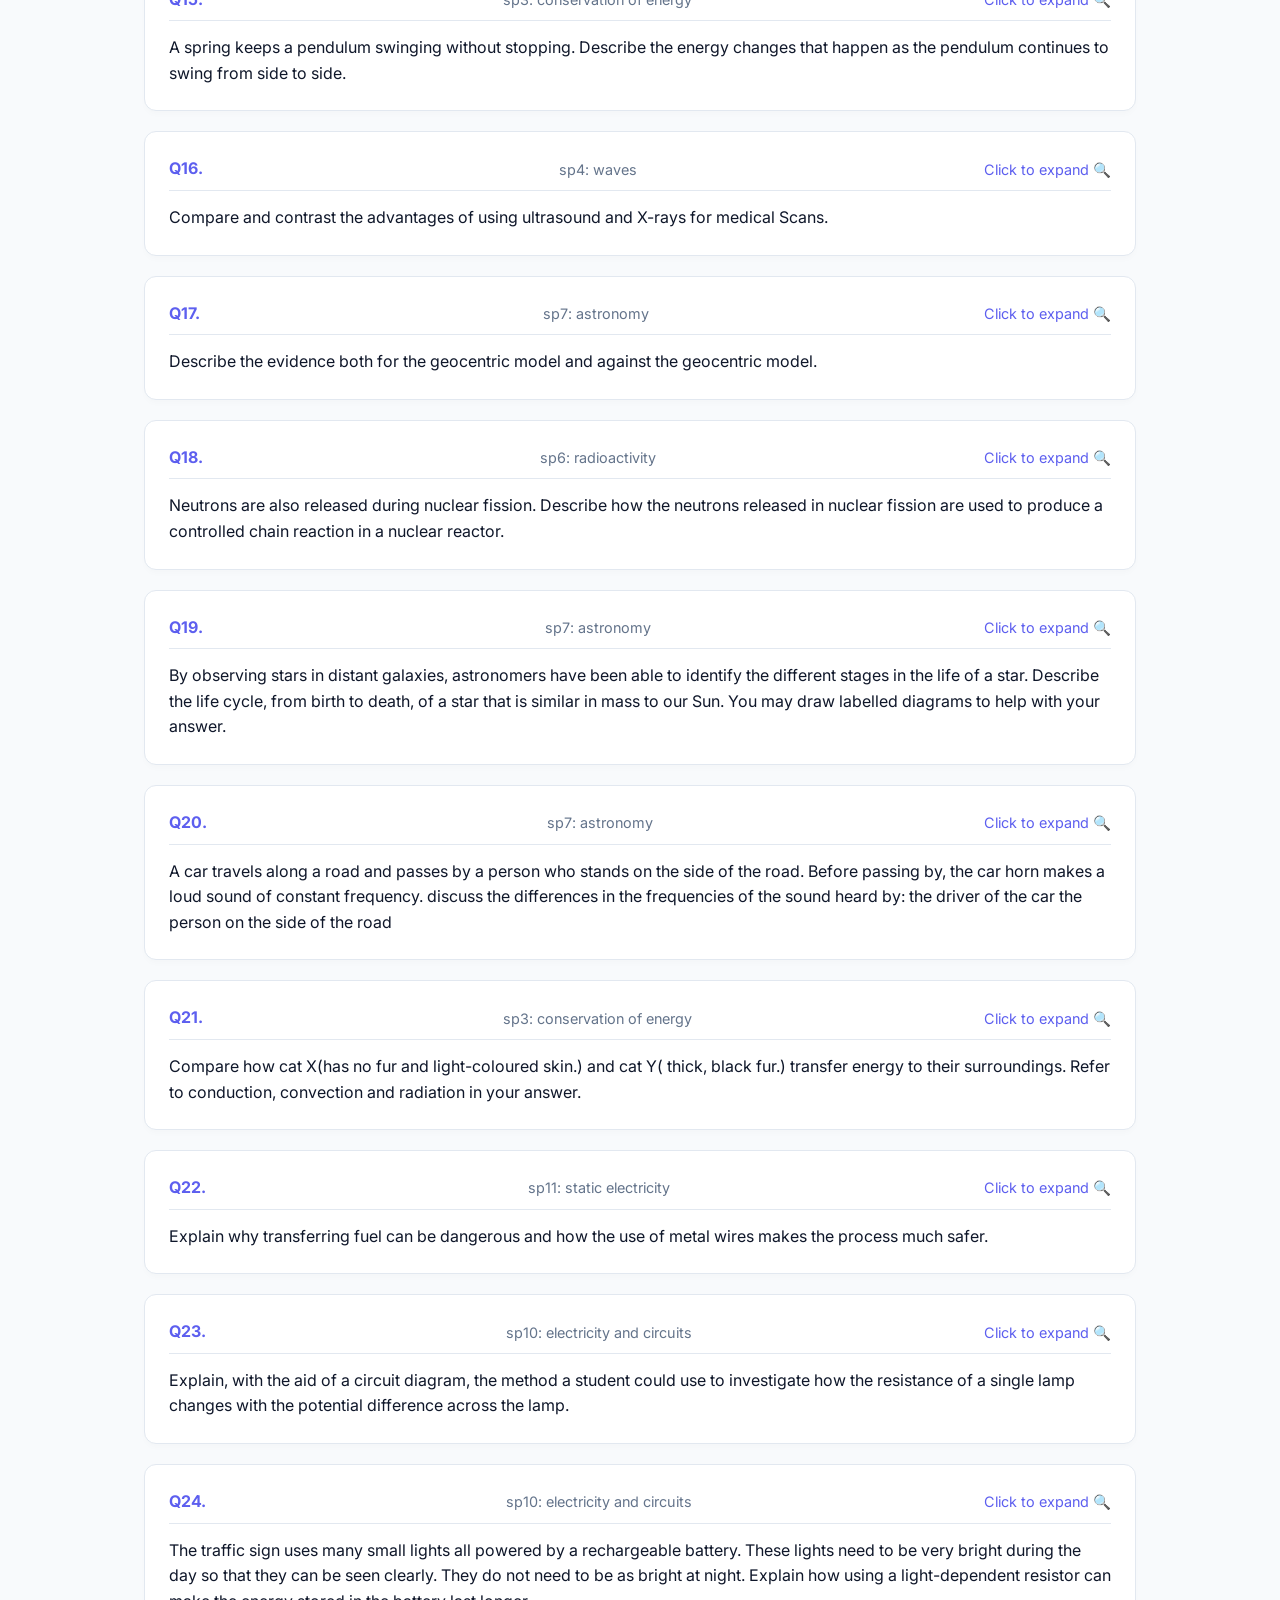
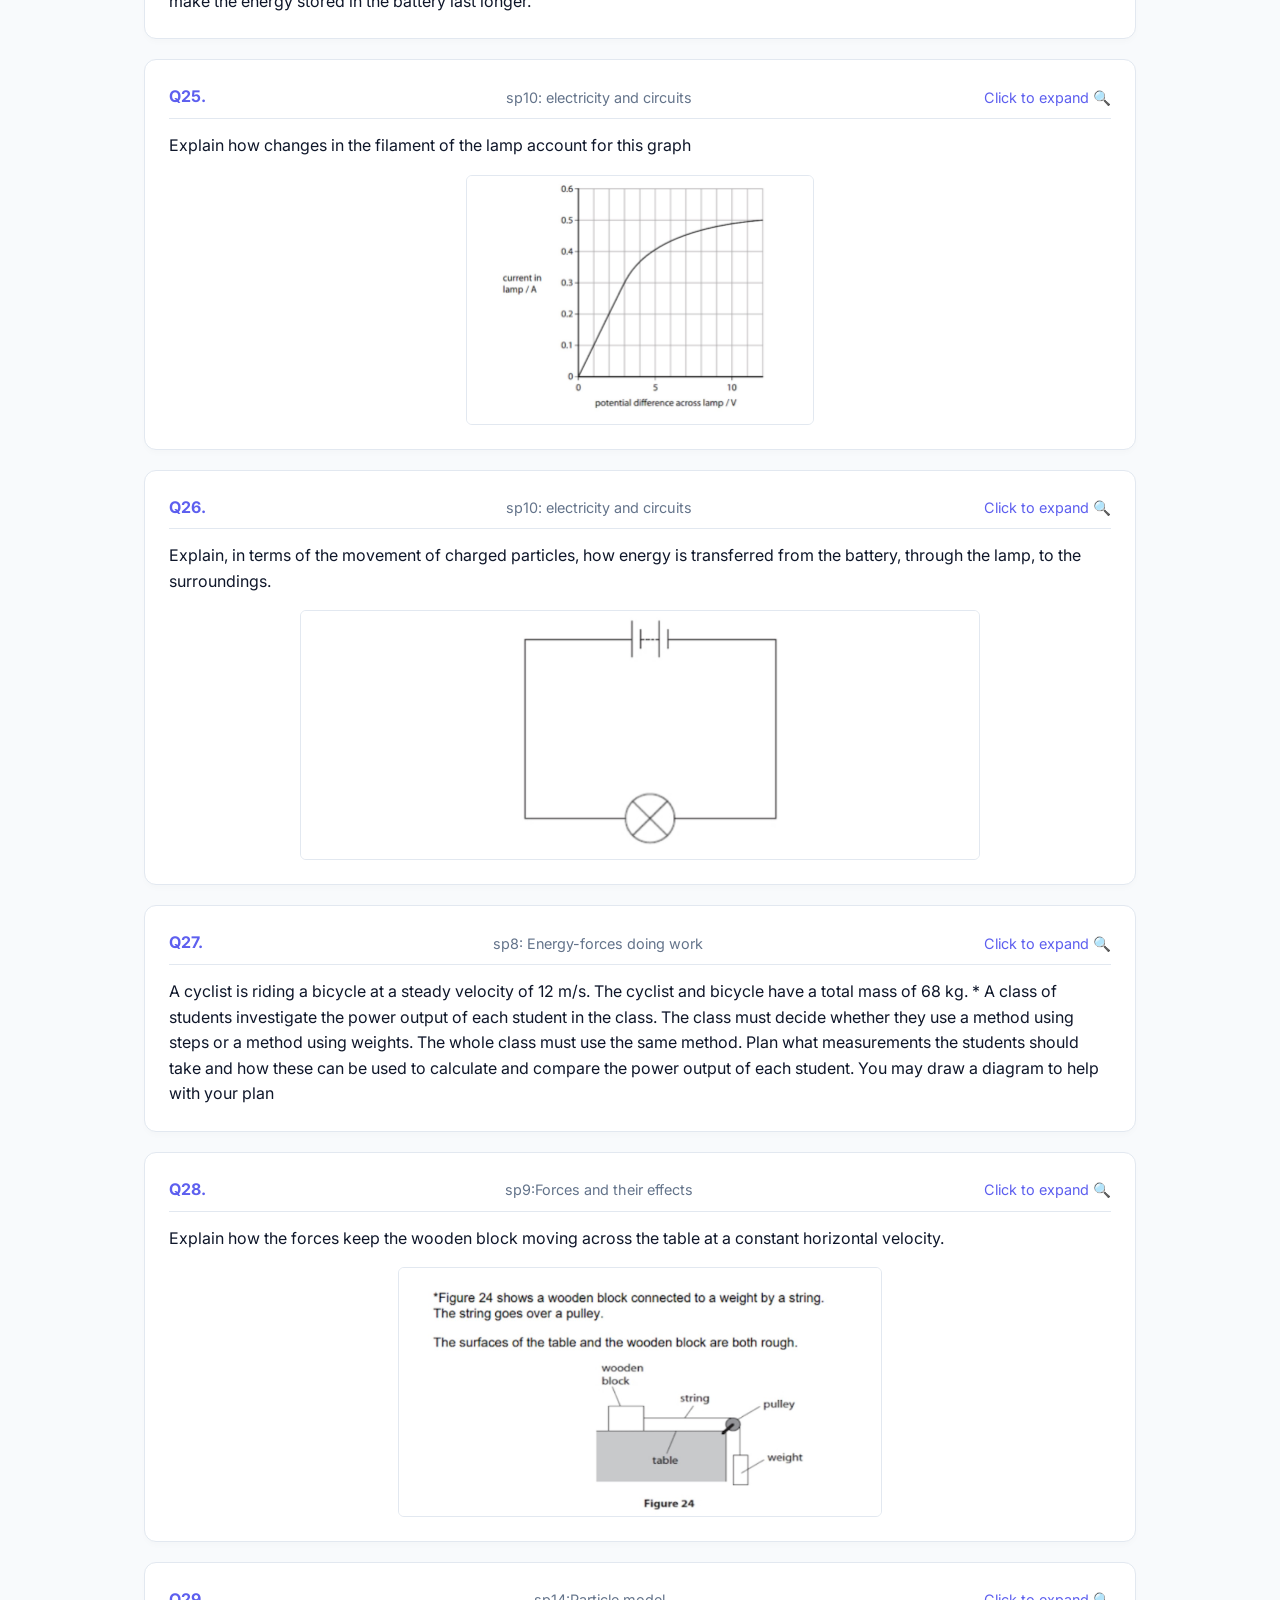
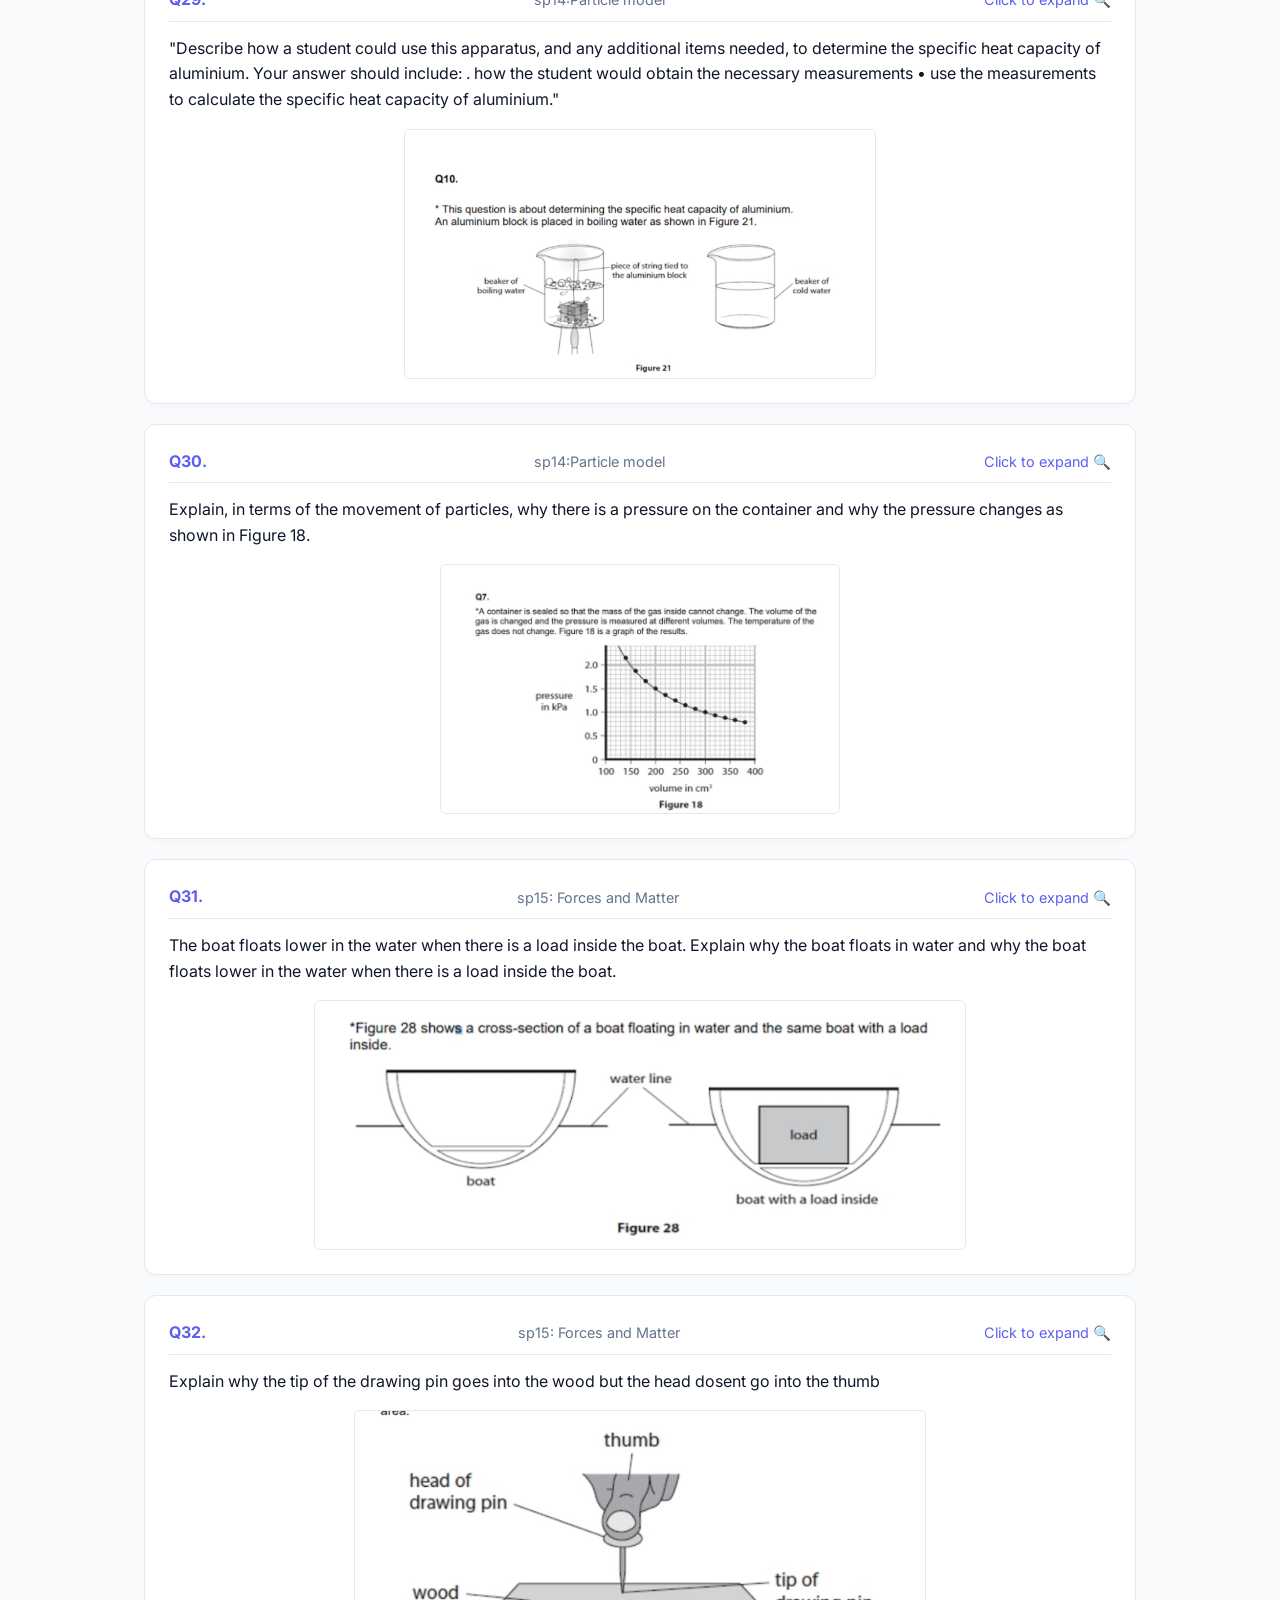
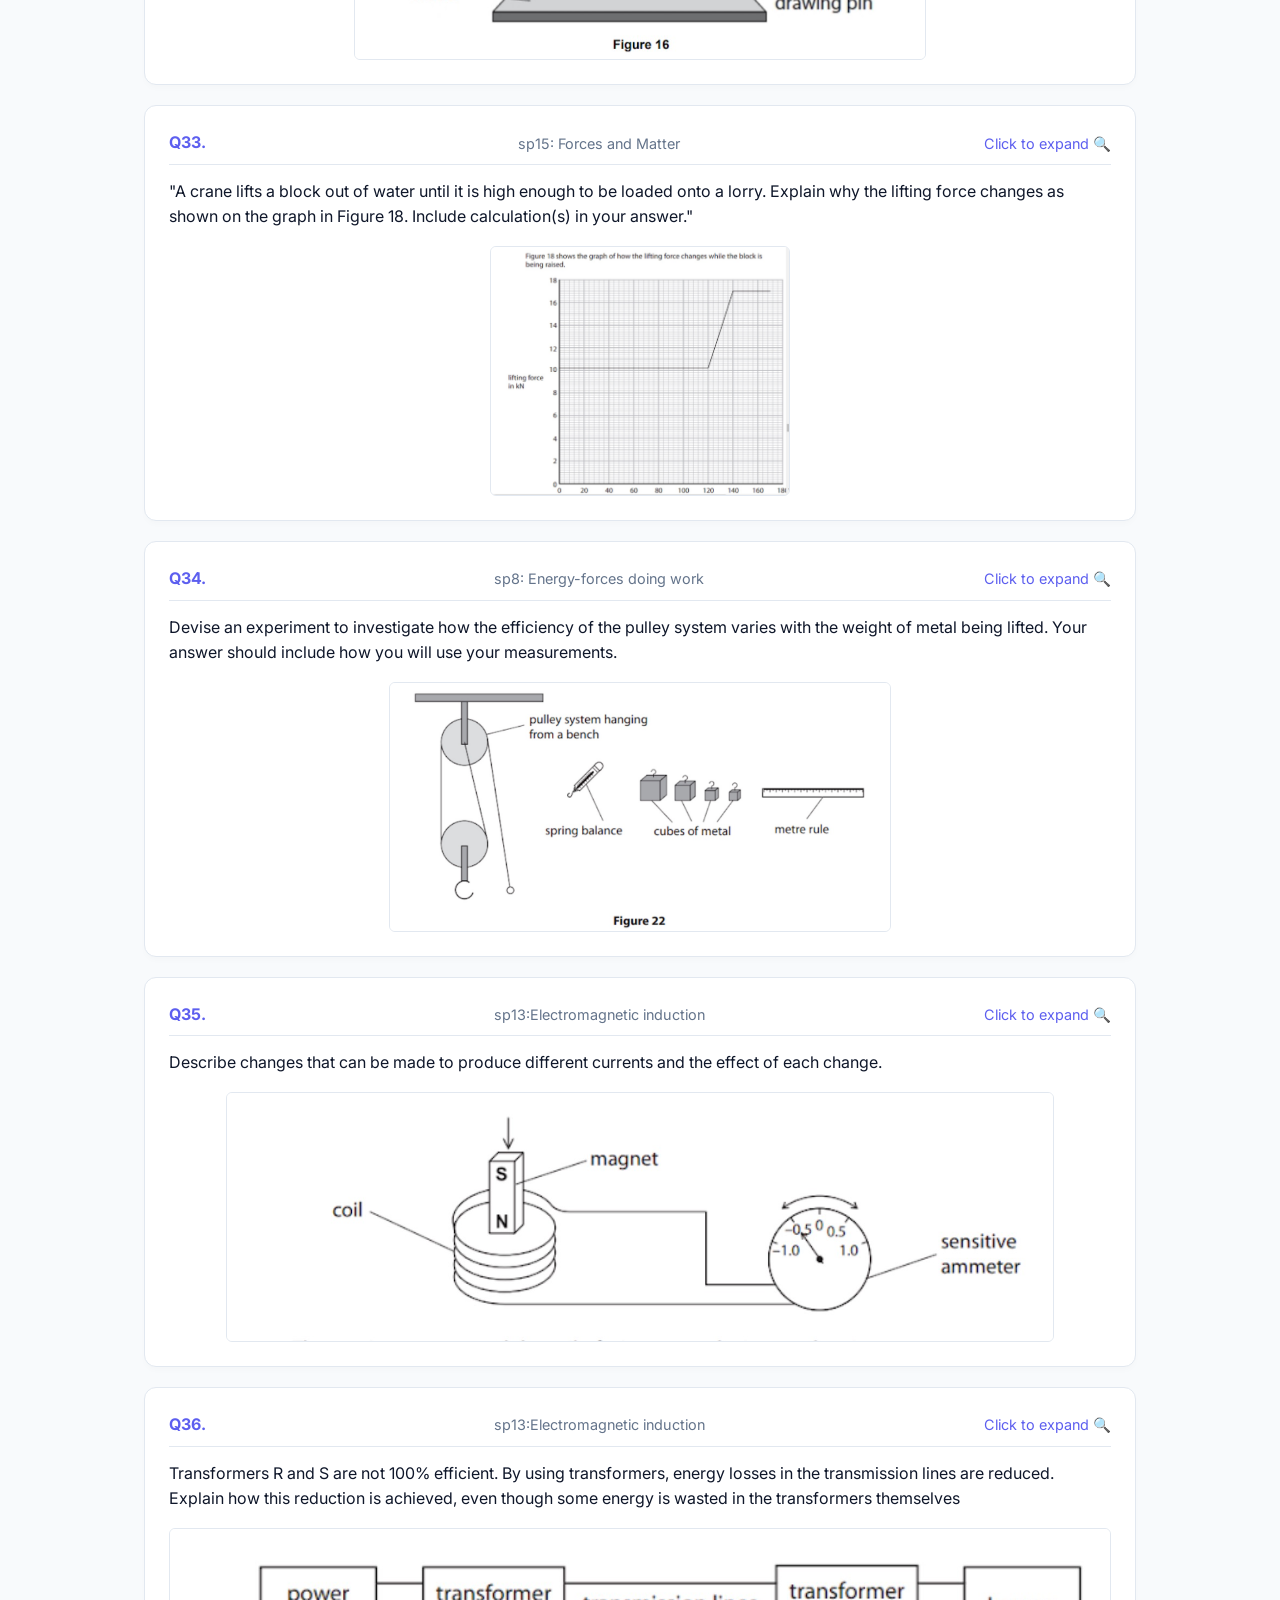
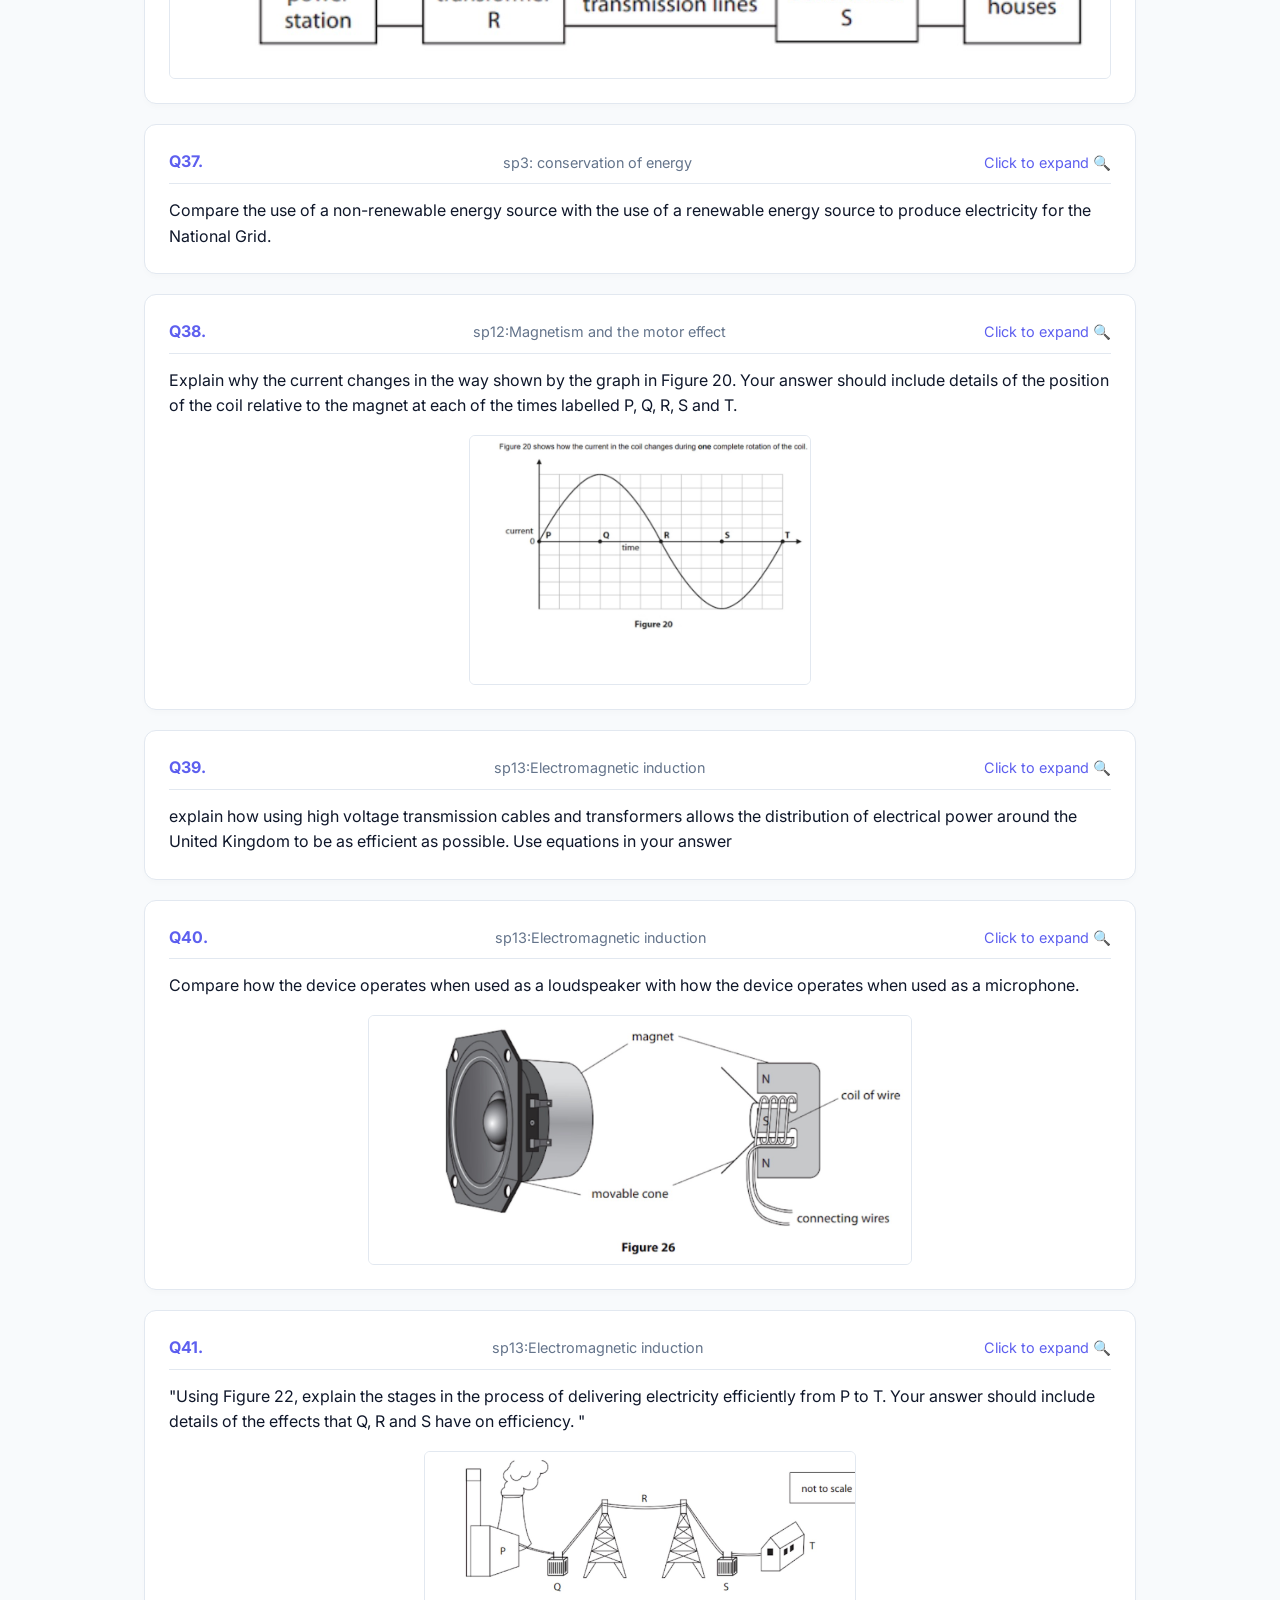
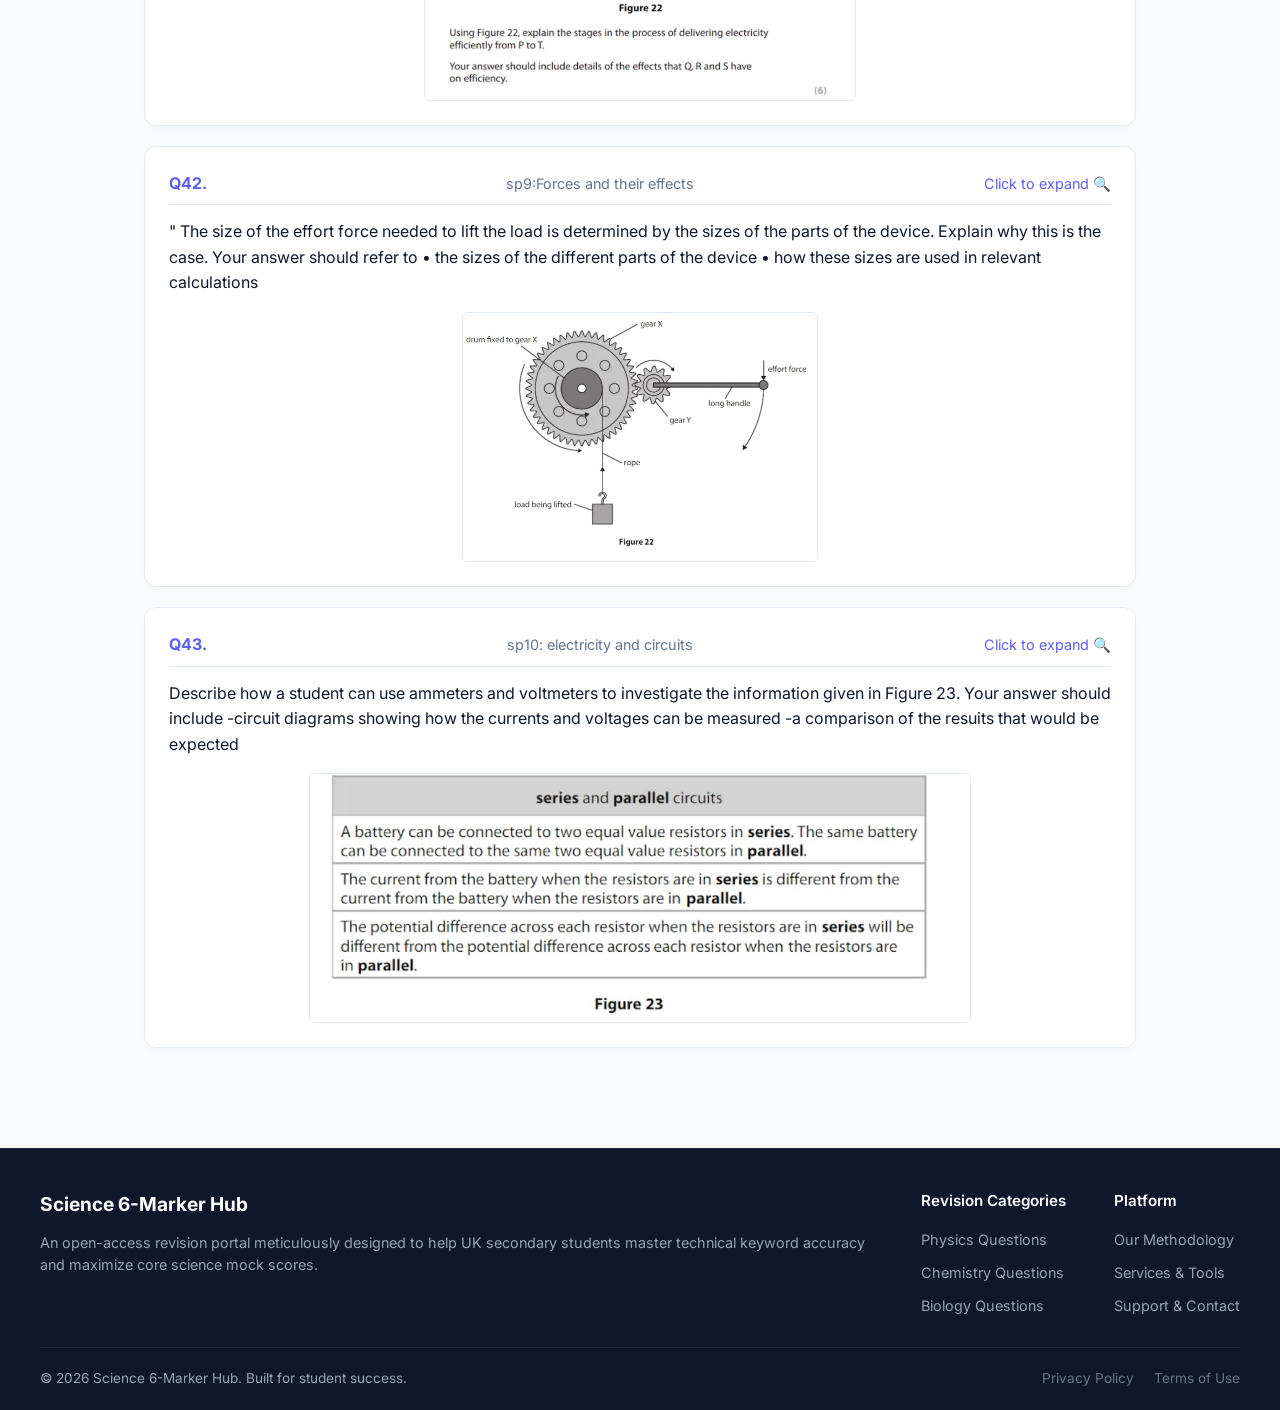
<file: physics.html>
<!DOCTYPE html>
<html lang="en">
<head>
    <meta charset="UTF-8">
    <meta name="viewport" content="width=device-width, initial-scale=1.0">
    <title>GCSE Physics 6-Marker Board exam questions and marking schemes | Science 6-Marker Hub</title>
    <meta name="description" content="Master GCSE Physics 6-markers. Get step-by-step model answers for terminal velocity, specific heat capacity, and radioactivity and every other SP topic with full mark schemes.">
    <link href="https://fonts.googleapis.com/css2?family=Inter:wght=300;400;500;600;700&display=swap" rel="stylesheet">
    <link rel="stylesheet" href="style.css">
    <script defer src="https://cloud.umami.is/script.js" data-website-id="7f2b7de7-ae0b-407a-bd67-a8b2489c8e01"></script>

    <style>
        /* Ensures the sticky layout wrapper pushes the footer cleanly down on short pages */
        html, body {
            height: 100%;
            margin: 0;
            display: flex;
            flex-direction: column;
            font-family: 'Inter', sans-serif;
        }
        .content-wrapper {
            flex: 1 0 auto;
        }
    </style>
</head>
<body>

    <div class="content-wrapper">

        <div id="sideMenu" class="side-menu">
            <a href="javascript:void(0)" class="close-btn" onclick="toggleMenu()">&times;</a>
            <a href="index.html" onclick="toggleMenu()">Home</a>
            <a href="physics.html" onclick="toggleMenu()">Physics</a>
            <a href="chemistry.html" onclick="toggleMenu()">Chemistry</a>
            <a href="biology.html" onclick="toggleMenu()">Biology</a>
            <a href="about.html" onclick="toggleMenu()">About Us</a>
            <a href="services.html" onclick="toggleMenu()">Services</a>
            <a href="contact.html" onclick="toggleMenu()">Contact Us</a>
        </div>

        <nav class="top-nav-bar">
            <a href="index.html" class="brand-logo-link" style="text-decoration: none; display: flex; align-items: center; gap: 12px;">
                <div class="logo-icon-wrapper" style="display: flex; align-items: center; justify-content: center; background: rgba(37, 99, 235, 0.08); padding: 8px; border-radius: 10px; border: 1px solid rgba(37, 99, 235, 0.15);">
                    <svg xmlns="http://www.w3.org/2000/svg" width="24" height="24" viewBox="0 0 24 24" fill="none" stroke="#2563eb" stroke-width="2.5" stroke-linecap="round" stroke-linejoin="round">
                        <ellipse cx="12" cy="12" rx="3" ry="9" transform="rotate(45 12 12)"></ellipse>
                        <ellipse cx="12" cy="12" rx="3" ry="9" transform="rotate(-45 12 12)"></ellipse>
                        <circle cx="12" cy="12" r="2" fill="#2563eb"></circle>
                    </svg>
                </div>
                
                <div class="logo-text-wrapper" style="display: flex; flex-direction: column; line-height: 1.1;">
                    <h1 class="brand-title" style="font-size: 1.25rem; font-weight: 700; color: #0f172a; margin: 0; letter-spacing: -0.02em;">
                        Science <span style="color: #2563eb;">6-Marker</span>
                    </h1>
                    <span class="logo-subtext" style="font-size: 0.72rem; font-weight: 600; text-transform: uppercase; letter-spacing: 0.08em; color: #64748b;">
                        Revision Hub
                    </span>
                </div>
            </a>
            
            <div class="nav-links-cluster">
                <button class="menu-btn" onclick="toggleMenu()">
                    <svg width="18" height="18" viewBox="0 0 24 24" fill="none" stroke="currentColor" stroke-width="2.5" stroke-linecap="round" stroke-linejoin="round">
                        <line x1="3" y1="12" x2="21" y2="12"></line>
                        <line x1="3" y1="6" x2="21" y2="6"></line>
                        <line x1="3" y1="18" x2="21" y2="18"></line>
                    </svg>
                    Menu
                </button>
            </div>
        </nav>

        <div class="app-container">
            <header class="subject-header">
                <a href="index.html" class="back-link">⬅️ Back to Hub</a>
                <!-- Remove the old H1 and let the styled box lead the page hierarchy -->
                <div class="edexcel-section" style="margin: 20px 0 40px 0; padding: 20px; border: 2px dashed #7c3aed; background: #f5f3ff; border-radius: 8px;">
                <!-- Change this to H1 so Google treats this keyword-rich title as the ultimate subject of the page -->
                <h1 style="color: #6d28d9; margin-top: 0; font-size: 2rem;">Edexcel GCSE Physics 6 Mark Questions</h1>
                <p style="color: #334155; line-height: 1.6; margin-bottom: 0;">
                Smash your <strong>6 mark questions physics gcse edexcel</strong> exams. Access step-by-step model structures for heavy-hitting math and theory questions, including specific heat capacity calculations, the structural layout of the national grid, and standard core practicals.
                </p>
                </div>
            </header>

            <div class="controls-bar">
                <div class="filter-wrapper">
                    <label for="topic-filter">Filter by Topic:</label>
                    <select id="topic-filter" onchange="filterByTopic()">
                        <option value="All">All Physics Topics</option>
                        <option value="Energy">Energy Stores & Transfers</option>
                        <option value="Electricity">Electricity & Circuits</option>
                        <option value="Particle Model">Particle Model of Matter</option>
                        <option value="Atomic Structure">Atomic Structure & Radiation</option>
                    </select>
                </div>
            </div>

            <main class="feed-section">
                <h2 class="feed-status-heading" id="feed-heading">Showing All Questions</h2>
                <div id="questions-container">
                    </div>
            </main>
        </div>

    </div><footer class="site-footer">
        <div class="footer-container">
            <div class="footer-brand">
                <h4>Science 6-Marker Hub</h4>
                <p>An open-access revision portal meticulously designed to help UK secondary students master technical keyword accuracy and maximize core science mock scores.</p>
            </div>
            <div class="footer-links-group">
                <div class="footer-column">
                    <h5>Revision Categories</h5>
                    <a href="physics.html">Physics Questions</a>
                    <a href="chemistry.html">Chemistry Questions</a>
                    <a href="biology.html">Biology Questions</a>
                </div>
                <div class="footer-column">
                    <h5>Platform</h5>
                    <a href="about.html">Our Methodology</a>
                    <a href="services.html">Services & Tools</a>
                    <a href="contact.html">Support & Contact</a>
                </div>
            </div>
        </div>
        <div class="footer-bottom">
            <p>&copy; 2026 Science 6-Marker Hub. Built for student success.</p>
            <div class="footer-meta-links">
                <a href="privacy.html#privacy">Privacy Policy</a>
                <a href="about.html#terms">Terms of Use</a>
            </div>
        </div>
    </footer>

    <div id="fullscreen-modal" class="modal" style="display: none;">
        <div class="modal-content">
            <span class="close-modal-btn" onclick="closeModal()">&times;</span>
            
            <div class="modal-header">
                <span id="modal-topic" class="filter-badge">Topic</span>
                <span id="modal-counter">1 of 10</span>
            </div>
            
            <div class="modal-body">
                <p id="modal-text" class="question-text">Question content goes here...</p>
                <div id="modal-image-container"></div>
            </div>

            <div class="modal-footer">
                <button class="action-btn scheme-toggle" onclick="toggleModalScheme()" id="modal-scheme-btn">
                    👁️ Reveal Mark Scheme
                </button>
                <div class="marking-scheme-panel" id="modal-scheme-box" style="display: none;">
                    <ul id="modal-scheme-list"></ul>
                </div>
            </div>

            <div class="modal-nav-bar">
                <button class="action-btn" onclick="navigateModal(-1)">Previous</button>
                <button class="action-btn" onclick="navigateModal(1)">Next</button>
            </div>
        </div>
    </div>

    <script src="app.js"></script>
    <script>
        // Menu Toggle Handler Function
        function toggleMenu() {
            var menu = document.getElementById("sideMenu");
            if (menu.style.width === "250px") {
                menu.style.width = "0";
            } else {
                menu.style.width = "250px";
            }
        }
    </script>
</body>
</html>
</file>
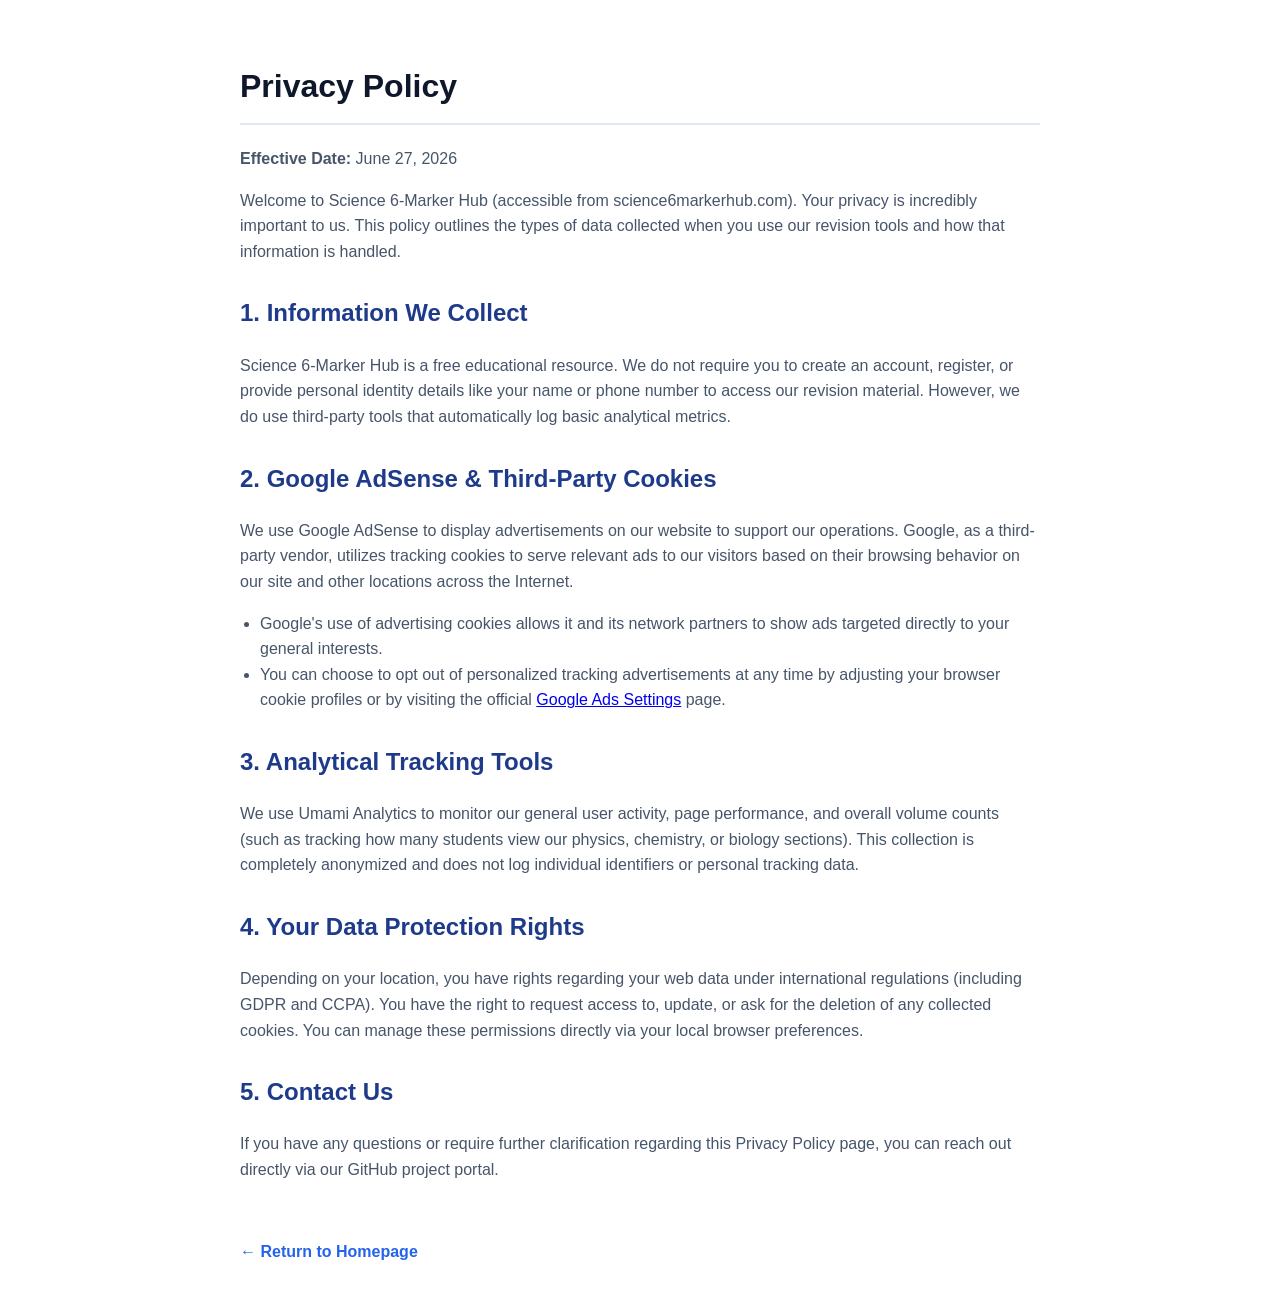
<file: privacy.html>
<!DOCTYPE html>
<html lang="en">
<head>
    <meta charset="UTF-8">
    <meta name="viewport" content="width=device-width, initial-scale=1.0">
    <title>Privacy Policy - Science 6-Marker Hub</title>
    <style>
        body { font-family: -apple-system, BlinkMacSystemFont, "Segoe UI", Roboto, sans-serif; line-height: 1.6; color: #334155; max-width: 800px; margin: 0 auto; padding: 40px 20px; }
        h1 { color: #0f172a; border-bottom: 2px solid #e2e8f0; padding-bottom: 10px; }
        h2 { color: #1e3a8a; margin-top: 30px; }
        p, li { color: #475569; }
        ul { padding-left: 20px; }
        .footer-link { display: inline-block; margin-top: 40px; color: #2563eb; text-decoration: none; font-weight: bold; }
    </style>
</head>
<body>

    <h1>Privacy Policy</h1>
    <p><strong>Effective Date:</strong> June 27, 2026</p>
    <p>Welcome to Science 6-Marker Hub (accessible from science6markerhub.com). Your privacy is incredibly important to us. This policy outlines the types of data collected when you use our revision tools and how that information is handled.</p>

    <h2>1. Information We Collect</h2>
    <p>Science 6-Marker Hub is a free educational resource. We do not require you to create an account, register, or provide personal identity details like your name or phone number to access our revision material. However, we do use third-party tools that automatically log basic analytical metrics.</p>

    <h2>2. Google AdSense & Third-Party Cookies</h2>
    <p>We use Google AdSense to display advertisements on our website to support our operations. Google, as a third-party vendor, utilizes tracking cookies to serve relevant ads to our visitors based on their browsing behavior on our site and other locations across the Internet.</p>
    <ul>
        <li>Google's use of advertising cookies allows it and its network partners to show ads targeted directly to your general interests.</li>
        <li>You can choose to opt out of personalized tracking advertisements at any time by adjusting your browser cookie profiles or by visiting the official <a href="https://adssettings.google.com" target="_blank">Google Ads Settings</a> page.</li>
    </ul>

    <h2>3. Analytical Tracking Tools</h2>
    <p>We use Umami Analytics to monitor our general user activity, page performance, and overall volume counts (such as tracking how many students view our physics, chemistry, or biology sections). This collection is completely anonymized and does not log individual identifiers or personal tracking data.</p>

    <h2>4. Your Data Protection Rights</h2>
    <p>Depending on your location, you have rights regarding your web data under international regulations (including GDPR and CCPA). You have the right to request access to, update, or ask for the deletion of any collected cookies. You can manage these permissions directly via your local browser preferences.</p>

    <h2>5. Contact Us</h2>
    <p>If you have any questions or require further clarification regarding this Privacy Policy page, you can reach out directly via our GitHub project portal.</p>

    <a href="index.html" class="footer-link">← Return to Homepage</a>

</body>
</html>
</file>
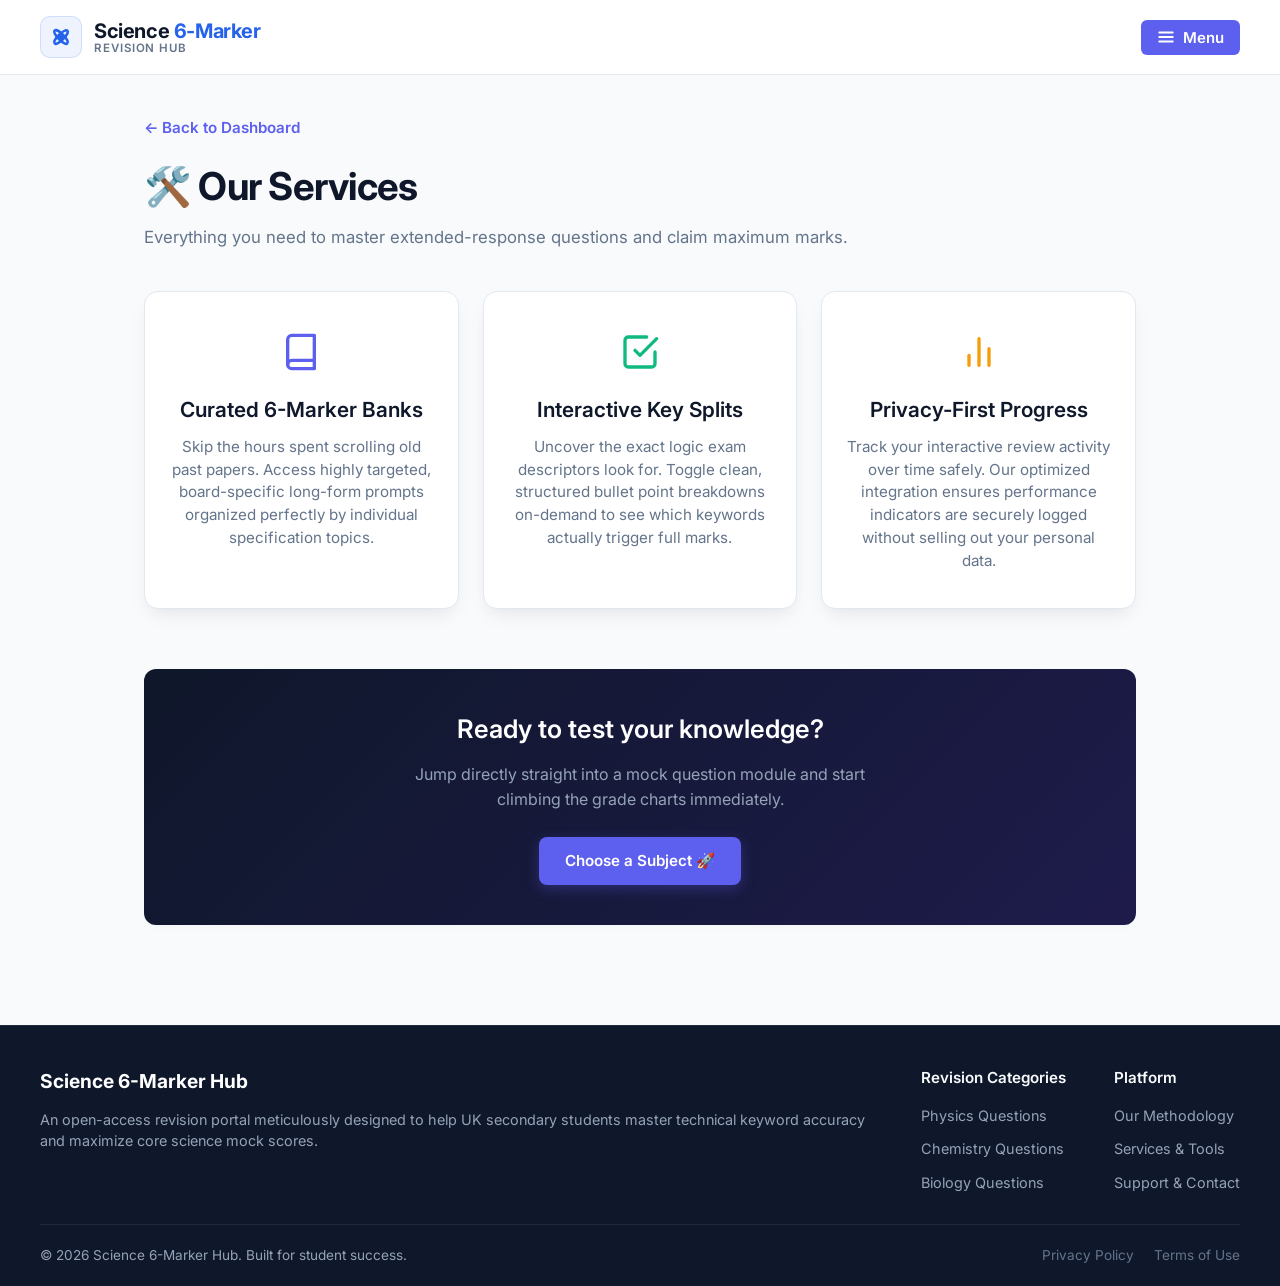
<file: service.html>
<!DOCTYPE html>
<html lang="en">
<head>
    <meta charset="UTF-8">
    <meta name="viewport" content="width=device-width, initial-scale=1.0">
    <title>Our Services - Science 6-Marker Hub</title>
    <link href="https://fonts.googleapis.com/css2?family=Inter:wght@300;400;500;600;700&display=swap" rel="stylesheet">
    <link rel="stylesheet" href="style.css">
    <script defer src="https://cloud.umami.is/script.js" data-website-id="7f2b7de7-ae0b-407a-bd67-a8b2489c8e01"></script>

    <style>
        /* Ensures the sticky layout wrapper pushes the footer cleanly down on short pages */
        html, body {
            height: 100%;
            margin: 0;
            display: flex;
            flex-direction: column;
            font-family: 'Inter', sans-serif;
        }
        .content-wrapper {
            flex: 1 0 auto;
        }
    </style>
</head>
<body>

    <div class="content-wrapper">

        <div id="sideMenu" class="side-menu">
            <a href="javascript:void(0)" class="close-btn" onclick="toggleMenu()">&times;</a>
            <a href="index.html" onclick="toggleMenu()">Home</a>
            <a href="physics.html" onclick="toggleMenu()">Physics</a>
            <a href="chemistry.html" onclick="toggleMenu()">Chemistry</a>
            <a href="biology.html" onclick="toggleMenu()">Biology</a>
            <a href="about.html" onclick="toggleMenu()">About Us</a>
            <a href="service.html" onclick="toggleMenu()">Services</a>
            <a href="contact.html" onclick="toggleMenu()">Contact Us</a>
        </div>

        <nav class="top-nav-bar">
            <a href="index.html" class="brand-logo-link" style="text-decoration: none; display: flex; align-items: center; gap: 12px;">
                <div class="logo-icon-wrapper" style="display: flex; align-items: center; justify-content: center; background: rgba(37, 99, 235, 0.08); padding: 8px; border-radius: 10px; border: 1px solid rgba(37, 99, 235, 0.15);">
                    <svg xmlns="http://www.w3.org/2000/svg" width="24" height="24" viewBox="0 0 24 24" fill="none" stroke="#2563eb" stroke-width="2.5" stroke-linecap="round" stroke-linejoin="round">
                        <ellipse cx="12" cy="12" rx="3" ry="9" transform="rotate(45 12 12)"></ellipse>
                        <ellipse cx="12" cy="12" rx="3" ry="9" transform="rotate(-45 12 12)"></ellipse>
                        <circle cx="12" cy="12" r="2" fill="#2563eb"></circle>
                    </svg>
                </div>
                
                <div class="logo-text-wrapper" style="display: flex; flex-direction: column; line-height: 1.1;">
                    <h1 class="brand-title" style="font-size: 1.25rem; font-weight: 700; color: #0f172a; margin: 0; letter-spacing: -0.02em;">
                        Science <span style="color: #2563eb;">6-Marker</span>
                    </h1>
                    <span class="logo-subtext" style="font-size: 0.72rem; font-weight: 600; text-transform: uppercase; letter-spacing: 0.08em; color: #64748b;">
                        Revision Hub
                    </span>
                </div>
            </a>
            
            <div class="nav-links-cluster">
                <button class="menu-btn" onclick="toggleMenu()">
                    <svg width="18" height="18" viewBox="0 0 24 24" fill="none" stroke="currentColor" stroke-width="2.5" stroke-linecap="round" stroke-linejoin="round">
                        <line x1="3" y1="12" x2="21" y2="12"></line>
                        <line x1="3" y1="6" x2="21" y2="6"></line>
                        <line x1="3" y1="18" x2="21" y2="18"></line>
                    </svg>
                    Menu
                </button>
            </div>
        </nav>

        <div class="app-container">
            
            <header class="subject-header">
                <a href="index.html" class="back-link">← Back to Dashboard</a>
                <h2 class="subject-title">🛠️ Our Services</h2>
                <p class="subject-subtitle">Everything you need to master extended-response questions and claim maximum marks.</p>
            </header>

            <main class="directory-grid" style="margin-top: 40px;">
                
                <div class="subject-card" style="cursor: default;">
                    <div class="card-icon" style="color: #5d5fef; height: 50px; display: flex; align-items: center; justify-content: center; margin-bottom: 16px;">
                        <svg xmlns="http://www.w3.org/2000/svg" width="40" height="40" viewBox="0 0 24 24" fill="none" stroke="currentColor" stroke-width="2" stroke-linecap="round" stroke-linejoin="round">
                            <path d="M4 19.5A2.5 2.5 0 0 1 6.5 17H20"></path>
                            <path d="M6.5 2H20v20H6.5A2.5 2.5 0 0 1 4 19.5v-15A2.5 2.5 0 0 1 6.5 2z"></path>
                        </svg>
                    </div>
                    <h2 style="text-transform: none;">Curated 6-Marker Banks</h2>
                    <p>Skip the hours spent scrolling old past papers. Access highly targeted, board-specific long-form prompts organized perfectly by individual specification topics.</p>
                </div>

                <div class="subject-card" style="cursor: default;">
                    <div class="card-icon" style="color: #10b981; height: 50px; display: flex; align-items: center; justify-content: center; margin-bottom: 16px;">
                        <svg xmlns="http://www.w3.org/2000/svg" width="40" height="40" viewBox="0 0 24 24" fill="none" stroke="currentColor" stroke-width="2" stroke-linecap="round" stroke-linejoin="round">
                            <polyline points="9 11 12 14 22 4"></polyline>
                            <path d="M21 12v7a2 2 0 0 1-2 2H5a2 2 0 0 1-2-2V5a2 2 0 0 1 2-2h11"></path>
                        </svg>
                    </div>
                    <h2 style="text-transform: none;">Interactive Key Splits</h2>
                    <p>Uncover the exact logic exam descriptors look for. Toggle clean, structured bullet point breakdowns on-demand to see which keywords actually trigger full marks.</p>
                </div>

                <div class="subject-card" style="cursor: default;">
                    <div class="card-icon" style="color: #f59e0b; height: 50px; display: flex; align-items: center; justify-content: center; margin-bottom: 16px;">
                        <svg xmlns="http://www.w3.org/2000/svg" width="40" height="40" viewBox="0 0 24 24" fill="none" stroke="currentColor" stroke-width="2" stroke-linecap="round" stroke-linejoin="round">
                            <line x1="18" y1="20" x2="18" y2="10"></line>
                            <line x1="12" y1="20" x2="12" y2="4"></line>
                            <line x1="6" y1="20" x2="6" y2="14"></line>
                        </svg>
                    </div>
                    <h2 style="text-transform: none;">Privacy-First Progress</h2>
                    <p>Track your interactive review activity over time safely. Our optimized integration ensures performance indicators are securely logged without selling out your personal data.</p>
                </div>

            </main>

            <section class="card" style="cursor: default; margin-top: 60px; padding: 40px; text-align: center; background: linear-gradient(135deg, #0f172a 0%, #1e1b4b 100%); color: #fff; border: none;">
                <h3 style="font-size: 1.6rem; font-weight: 600; margin-bottom: 12px; color: #fff;">Ready to test your knowledge?</h3>
                <p style="color: #94a3b8; max-width: 500px; margin: 0 auto 24px auto; font-size: 1rem;">Jump directly straight into a mock question module and start climbing the grade charts immediately.</p>
                <a href="index.html#directory" class="hero-btn primary-btn" style="display: inline-block;">Choose a Subject 🚀</a>
            </section>

        </div>

    </div>

    <footer class="site-footer">
        <div class="footer-container">
            <div class="footer-brand">
                <h4>Science 6-Marker Hub</h4>
                <p>An open-access revision portal meticulously designed to help UK secondary students master technical keyword accuracy and maximize core science mock scores.</p>
            </div>
            <div class="footer-links-group">
                <div class="footer-column">
                    <h5>Revision Categories</h5>
                    <a href="physics.html">Physics Questions</a>
                    <a href="chemistry.html">Chemistry Questions</a>
                    <a href="biology.html">Biology Questions</a>
                </div>
                <div class="footer-column">
                    <h5>Platform</h5>
                    <a href="about.html">Our Methodology</a>
                    <a href="service.html">Services & Tools</a>
                    <a href="contact.html">Support & Contact</a>
                </div>
            </div>
        </div>
        <div class="footer-bottom">
            <p>&copy; 2026 Science 6-Marker Hub. Built for student success.</p>
            <div class="footer-meta-links">
                <a href="privacy.html#privacy">Privacy Policy</a>
                <a href="about.html#terms">Terms of Use</a>
            </div>
        </div>
    </footer>

    <script>
        function toggleMenu() {
            var menu = document.getElementById("sideMenu");
            if (menu.style.width === "250px") {
                menu.style.width = "0";
            } else {
                menu.style.width = "250px";
            }
        }
    </script>
</body>
</html>
</file>
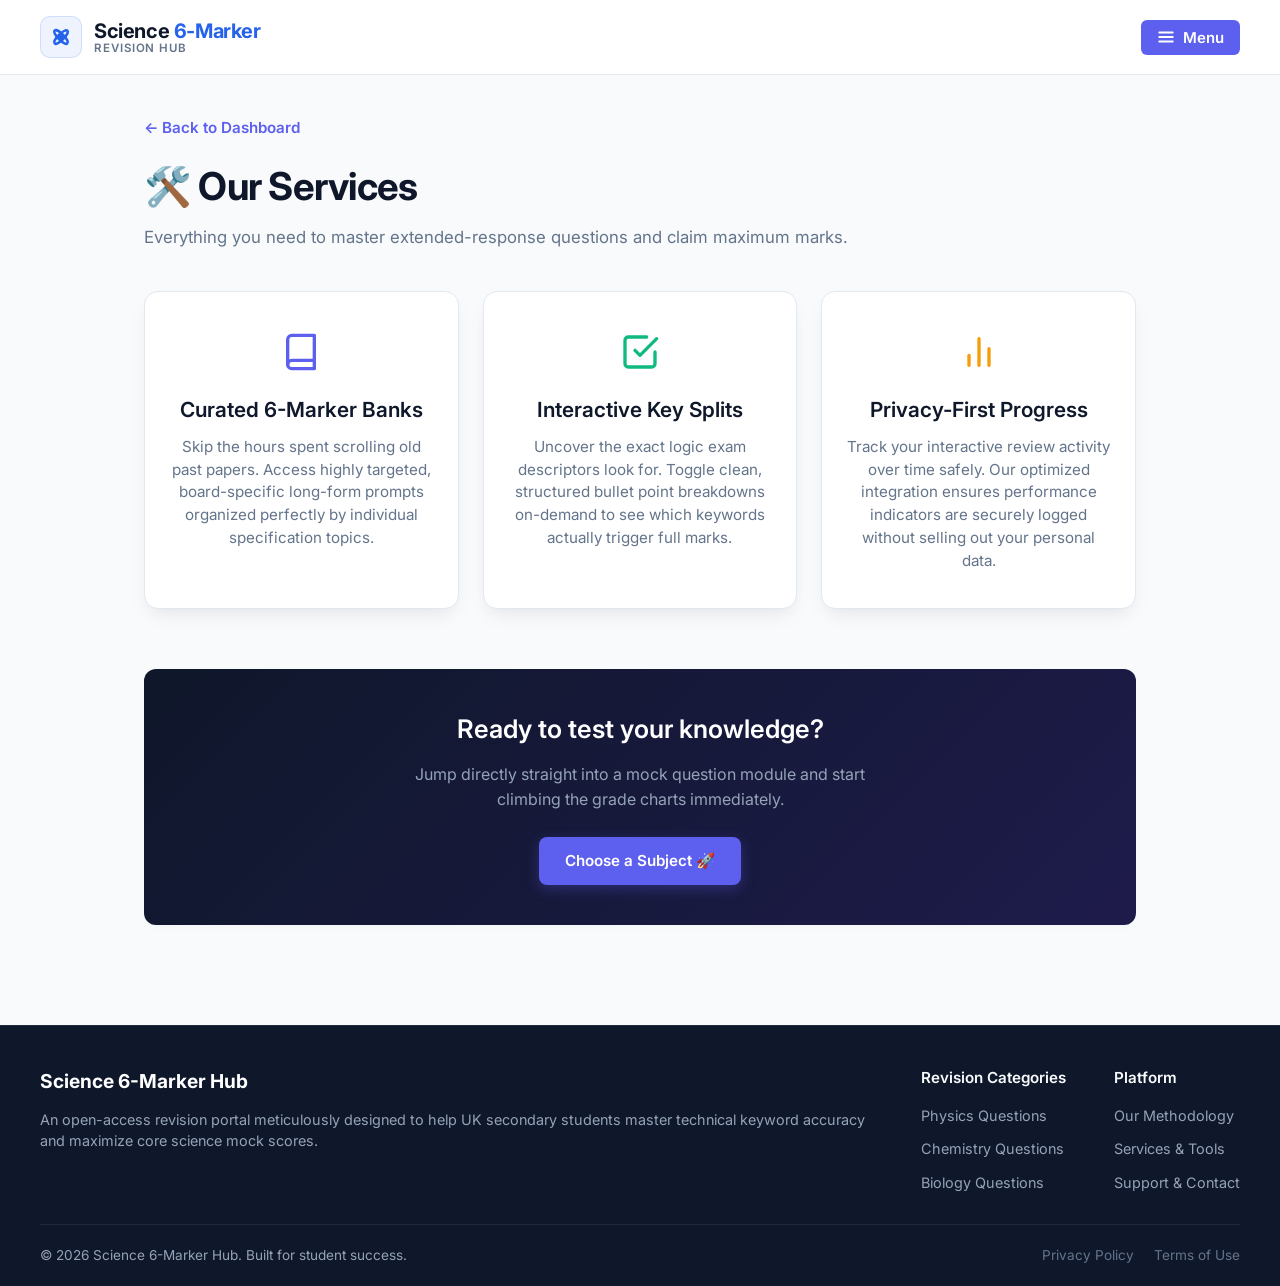
<file: services.html>
<!DOCTYPE html>
<html lang="en">
<head>
    <meta charset="UTF-8">
    <meta name="viewport" content="width=device-width, initial-scale=1.0">
    <title>Our Services - Science 6-Marker Hub</title>
    <link href="https://fonts.googleapis.com/css2?family=Inter:wght@300;400;500;600;700&display=swap" rel="stylesheet">
    <link rel="stylesheet" href="style.css">
    <script defer src="https://cloud.umami.is/script.js" data-website-id="7f2b7de7-ae0b-407a-bd67-a8b2489c8e01"></script>

    <style>
        /* Ensures the sticky layout wrapper pushes the footer cleanly down on short pages */
        html, body {
            height: 100%;
            margin: 0;
            display: flex;
            flex-direction: column;
            font-family: 'Inter', sans-serif;
        }
        .content-wrapper {
            flex: 1 0 auto;
        }
    </style>
</head>
<body>

    <div class="content-wrapper">

        <div id="sideMenu" class="side-menu">
            <a href="javascript:void(0)" class="close-btn" onclick="toggleMenu()">&times;</a>
            <a href="index.html" onclick="toggleMenu()">Home</a>
            <a href="physics.html" onclick="toggleMenu()">Physics</a>
            <a href="chemistry.html" onclick="toggleMenu()">Chemistry</a>
            <a href="biology.html" onclick="toggleMenu()">Biology</a>
            <a href="about.html" onclick="toggleMenu()">About Us</a>
            <a href="service.html" onclick="toggleMenu()">Services</a>
            <a href="contact.html" onclick="toggleMenu()">Contact Us</a>
        </div>

        <nav class="top-nav-bar">
            <a href="index.html" class="brand-logo-link" style="text-decoration: none; display: flex; align-items: center; gap: 12px;">
                <div class="logo-icon-wrapper" style="display: flex; align-items: center; justify-content: center; background: rgba(37, 99, 235, 0.08); padding: 8px; border-radius: 10px; border: 1px solid rgba(37, 99, 235, 0.15);">
                    <svg xmlns="http://www.w3.org/2000/svg" width="24" height="24" viewBox="0 0 24 24" fill="none" stroke="#2563eb" stroke-width="2.5" stroke-linecap="round" stroke-linejoin="round">
                        <ellipse cx="12" cy="12" rx="3" ry="9" transform="rotate(45 12 12)"></ellipse>
                        <ellipse cx="12" cy="12" rx="3" ry="9" transform="rotate(-45 12 12)"></ellipse>
                        <circle cx="12" cy="12" r="2" fill="#2563eb"></circle>
                    </svg>
                </div>
                
                <div class="logo-text-wrapper" style="display: flex; flex-direction: column; line-height: 1.1;">
                    <h1 class="brand-title" style="font-size: 1.25rem; font-weight: 700; color: #0f172a; margin: 0; letter-spacing: -0.02em;">
                        Science <span style="color: #2563eb;">6-Marker</span>
                    </h1>
                    <span class="logo-subtext" style="font-size: 0.72rem; font-weight: 600; text-transform: uppercase; letter-spacing: 0.08em; color: #64748b;">
                        Revision Hub
                    </span>
                </div>
            </a>
            
            <div class="nav-links-cluster">
                <button class="menu-btn" onclick="toggleMenu()">
                    <svg width="18" height="18" viewBox="0 0 24 24" fill="none" stroke="currentColor" stroke-width="2.5" stroke-linecap="round" stroke-linejoin="round">
                        <line x1="3" y1="12" x2="21" y2="12"></line>
                        <line x1="3" y1="6" x2="21" y2="6"></line>
                        <line x1="3" y1="18" x2="21" y2="18"></line>
                    </svg>
                    Menu
                </button>
            </div>
        </nav>

        <div class="app-container">
            
            <header class="subject-header">
                <a href="index.html" class="back-link">← Back to Dashboard</a>
                <h2 class="subject-title">🛠️ Our Services</h2>
                <p class="subject-subtitle">Everything you need to master extended-response questions and claim maximum marks.</p>
            </header>

            <main class="directory-grid" style="margin-top: 40px;">
                
                <div class="subject-card" style="cursor: default;">
                    <div class="card-icon" style="color: #5d5fef; height: 50px; display: flex; align-items: center; justify-content: center; margin-bottom: 16px;">
                        <svg xmlns="http://www.w3.org/2000/svg" width="40" height="40" viewBox="0 0 24 24" fill="none" stroke="currentColor" stroke-width="2" stroke-linecap="round" stroke-linejoin="round">
                            <path d="M4 19.5A2.5 2.5 0 0 1 6.5 17H20"></path>
                            <path d="M6.5 2H20v20H6.5A2.5 2.5 0 0 1 4 19.5v-15A2.5 2.5 0 0 1 6.5 2z"></path>
                        </svg>
                    </div>
                    <h2 style="text-transform: none;">Curated 6-Marker Banks</h2>
                    <p>Skip the hours spent scrolling old past papers. Access highly targeted, board-specific long-form prompts organized perfectly by individual specification topics.</p>
                </div>

                <div class="subject-card" style="cursor: default;">
                    <div class="card-icon" style="color: #10b981; height: 50px; display: flex; align-items: center; justify-content: center; margin-bottom: 16px;">
                        <svg xmlns="http://www.w3.org/2000/svg" width="40" height="40" viewBox="0 0 24 24" fill="none" stroke="currentColor" stroke-width="2" stroke-linecap="round" stroke-linejoin="round">
                            <polyline points="9 11 12 14 22 4"></polyline>
                            <path d="M21 12v7a2 2 0 0 1-2 2H5a2 2 0 0 1-2-2V5a2 2 0 0 1 2-2h11"></path>
                        </svg>
                    </div>
                    <h2 style="text-transform: none;">Interactive Key Splits</h2>
                    <p>Uncover the exact logic exam descriptors look for. Toggle clean, structured bullet point breakdowns on-demand to see which keywords actually trigger full marks.</p>
                </div>

                <div class="subject-card" style="cursor: default;">
                    <div class="card-icon" style="color: #f59e0b; height: 50px; display: flex; align-items: center; justify-content: center; margin-bottom: 16px;">
                        <svg xmlns="http://www.w3.org/2000/svg" width="40" height="40" viewBox="0 0 24 24" fill="none" stroke="currentColor" stroke-width="2" stroke-linecap="round" stroke-linejoin="round">
                            <line x1="18" y1="20" x2="18" y2="10"></line>
                            <line x1="12" y1="20" x2="12" y2="4"></line>
                            <line x1="6" y1="20" x2="6" y2="14"></line>
                        </svg>
                    </div>
                    <h2 style="text-transform: none;">Privacy-First Progress</h2>
                    <p>Track your interactive review activity over time safely. Our optimized integration ensures performance indicators are securely logged without selling out your personal data.</p>
                </div>

            </main>

            <section class="card" style="cursor: default; margin-top: 60px; padding: 40px; text-align: center; background: linear-gradient(135deg, #0f172a 0%, #1e1b4b 100%); color: #fff; border: none;">
                <h3 style="font-size: 1.6rem; font-weight: 600; margin-bottom: 12px; color: #fff;">Ready to test your knowledge?</h3>
                <p style="color: #94a3b8; max-width: 500px; margin: 0 auto 24px auto; font-size: 1rem;">Jump directly straight into a mock question module and start climbing the grade charts immediately.</p>
                <a href="index.html#directory" class="hero-btn primary-btn" style="display: inline-block;">Choose a Subject 🚀</a>
            </section>

        </div>

    </div>

    <footer class="site-footer">
        <div class="footer-container">
            <div class="footer-brand">
                <h4>Science 6-Marker Hub</h4>
                <p>An open-access revision portal meticulously designed to help UK secondary students master technical keyword accuracy and maximize core science mock scores.</p>
            </div>
            <div class="footer-links-group">
                <div class="footer-column">
                    <h5>Revision Categories</h5>
                    <a href="physics.html">Physics Questions</a>
                    <a href="chemistry.html">Chemistry Questions</a>
                    <a href="biology.html">Biology Questions</a>
                </div>
                <div class="footer-column">
                    <h5>Platform</h5>
                    <a href="about.html">Our Methodology</a>
                    <a href="service.html">Services & Tools</a>
                    <a href="contact.html">Support & Contact</a>
                </div>
            </div>
        </div>
        <div class="footer-bottom">
            <p>&copy; 2026 Science 6-Marker Hub. Built for student success.</p>
            <div class="footer-meta-links">
                <a href="about.html#privacy">Privacy Policy</a>
                <a href="about.html#terms">Terms of Use</a>
            </div>
        </div>
    </footer>

    <script>
        function toggleMenu() {
            var menu = document.getElementById("sideMenu");
            if (menu.style.width === "250px") {
                menu.style.width = "0";
            } else {
                menu.style.width = "250px";
            }
        }
    </script>
</body>
</html>
</file>
<file: style.css>
/* ==========================================
   THEME CONFIGURATIONS (Crisp Light Mode)
   ========================================== */
:root {
  --bg-color: #f8fafc;      /* Clean, off-white background canvas */
  --card-bg: #ffffff;       /* Pure white card surfaces to stand out */
  --primary: #5d5fef;       /* Premium brand indigo/purple accent look */
  --primary-hover: #4b4dd6; /* Deeper tone for hover states */
  --text-main: #0f172a;     /* Deep charcoal/slate for razor-sharp text contrast */
  --text-muted: #64748b;    /* Elegant slate-gray for descriptive copy */
  --border: #e2e8f0;        /* Light gray borders for a clean outline look */
}

/* ==========================================
   BASE & STRUCTURAL CONTAINER LAYOUTS
   ========================================== */
* {
  box-sizing: border-box;
  margin: 0;
  padding: 0;
}

body {
  font-family: 'Inter', -apple-system, BlinkMacSystemFont, "Segoe UI", Roboto, sans-serif;
  background-color: var(--bg-color);
  color: var(--text-main);
  line-height: 1.6;
}

.app-container {
  max-width: 1040px;
  margin: 0 auto;
  padding: 0 24px 80px 24px; /* Generous breathing space at the bottom */
}

/* ==========================================
   GLOBAL TOP NAVIGATION BAR STYLING
   ========================================== */
.top-nav-bar {
  display: flex;
  justify-content: space-between;
  align-items: center;
  background: var(--card-bg);
  border-bottom: 1px solid var(--border);
  padding: 16px 40px;
  position: sticky;
  top: 0;
  z-index: 1000;
}

.brand-title {
  font-size: 1.4rem;
  font-weight: 700;
  color: var(--text-main);
  letter-spacing: -0.02em;
  margin: 0;
}

.nav-links-cluster {
  display: flex;
  gap: 32px;
}

.top-nav-link {
  color: var(--text-muted);
  text-decoration: none;
  font-weight: 500;
  font-size: 0.95rem;
  transition: color 0.2s ease;
}

.top-nav-link:hover {
  color: var(--primary);
}

/* ==========================================
   LANDING HERO CONTAINER & ACTIONS
   ========================================== */
.hero-section {
  background: linear-gradient(135deg, #0f172a 0%, #1e1b4b 50%, #311042 100%);
  padding: 90px 24px;
  text-align: center;
  color: #ffffff;
  border-bottom: 1px solid rgba(255, 255, 255, 0.1);
}

.hero-content {
  max-width: 800px;
  margin: 0 auto;
  animation: heroFadeIn 0.5s ease-out;
}

@keyframes heroFadeIn {
  from { opacity: 0; transform: translateY(15px); }
  to { opacity: 1; transform: translateY(0); }
}

.hero-badge {
  background: rgba(93, 95, 239, 0.15);
  border: 1px solid rgba(93, 95, 239, 0.35);
  color: #cbccff;
  padding: 6px 16px;
  border-radius: 99px;
  font-size: 0.8rem;
  font-weight: 600;
  letter-spacing: 0.05em;
  text-transform: uppercase;
  display: inline-block;
  margin-bottom: 24px;
}

.hero-title {
  font-size: 3rem;
  font-weight: 400;
  line-height: 1.25;
  letter-spacing: -0.02em;
  margin-bottom: 20px;
}

.hero-title strong {
  font-weight: 700;
  color: #818cf8; /* Soft readable purple indigo pop */
}

.hero-subtitle {
  font-size: 1.15rem;
  color: #94a3b8;
  line-height: 1.6;
  max-width: 620px;
  margin: 0 auto 36px auto;
}

.hero-actions {
  display: flex;
  justify-content: center;
  gap: 16px;
}

.hero-btn {
  padding: 12px 26px;
  border-radius: 8px;
  font-weight: 600;
  font-size: 0.95rem;
  text-decoration: none;
  transition: all 0.2s ease;
}

.primary-btn {
  background: var(--primary);
  color: #ffffff;
  box-shadow: 0 4px 14px rgba(93, 95, 239, 0.3);
}

.primary-btn:hover {
  background: var(--primary-hover);
  transform: translateY(-2px);
  box-shadow: 0 6px 20px rgba(93, 95, 239, 0.5);
}

.secondary-btn {
  background: rgba(255, 255, 255, 0.05);
  color: #ffffff;
  border: 1px solid rgba(255, 255, 255, 0.15);
}

.secondary-btn:hover {
  background: rgba(255, 255, 255, 0.1);
  border-color: rgba(255, 255, 255, 0.3);
}

/* ==========================================
   GRIDS AND DIRECTORY CARDS Layouts
   ========================================== */
.section-header {
  margin-top: 60px;
  margin-bottom: 30px;
  text-align: left;
}

.section-header h3 {
  font-size: 1.35rem;
  font-weight: 700;
  color: var(--text-main);
  margin-bottom: 4px;
}

.section-header p {
  color: var(--text-muted);
  font-size: 0.95rem;
}

.directory-grid {
  display: grid;
  grid-template-columns: repeat(auto-fit, minmax(280px, 1fr));
  gap: 24px;
}

.subject-card {
  background-color: var(--card-bg);   
  border: 1px solid var(--border);    
  border-radius: 14px;          
  padding: 35px 24px;
  text-align: center;
  text-decoration: none;        
  color: inherit;               
  box-shadow: 0 10px 25px -5px rgba(15, 23, 42, 0.05), 0 8px 16px -6px rgba(15, 23, 42, 0.05); 
  transition: transform 0.25s ease, border-color 0.25s ease, box-shadow 0.25s ease;
}

.subject-card:hover {
  transform: translateY(-5px);  
  border-color: #cbd5e1;        
  box-shadow: 0 20px 25px -5px rgba(15, 23, 42, 0.1), 0 10px 10px -5px rgba(15, 23, 42, 0.04);
}

.card-icon {
  font-size: 2.5rem;
  margin-bottom: 16px;
}

.subject-card h2 {
  font-size: 1.3rem;
  font-weight: 600;
  color: var(--text-main);
  margin-bottom: 10px;
}

.subject-card p {
  color: var(--text-muted);
  font-size: 0.95rem;
  line-height: 1.5;
}

.card-action-link {
  display: inline-block;
  margin-top: 20px;
  font-size: 0.9rem;
  font-weight: 600;
  color: var(--primary);
  transition: transform 0.2s ease;
}

.subject-card:hover .card-action-link {
  transform: translateX(4px);
}

/* ==========================================
   SUBJECT SUBPAGE STRUCTURES
   ========================================== */
.subject-header {
  text-align: left;
  margin-top: 40px;
  margin-bottom: 30px;
}

.back-link {
  color: var(--primary);
  text-decoration: none;
  font-weight: 600;
  font-size: 0.95rem;
  display: inline-block;
  margin-bottom: 16px;
  transition: color 0.2s ease;
}

.back-link:hover {
  color: var(--primary-hover);
}

.subject-title {
  font-size: 2.4rem;
  font-weight: 700;
  color: var(--text-main);
  letter-spacing: -0.02em;
  margin-bottom: 6px;
}

.subject-subtitle {
  color: var(--text-muted);
  font-size: 1.05rem;
}

.controls-bar {
  background: var(--card-bg);
  border: 1px solid var(--border);
  border-radius: 12px;
  padding: 16px 24px;
  margin-bottom: 35px;
}

.filter-wrapper {
  display: flex;
  align-items: center;
  gap: 12px;
}

.filter-wrapper label {
  font-weight: 600;
  font-size: 0.95rem;
  color: var(--text-main);
}

.filter-wrapper select {
  padding: 8px 16px;
  font-size: 0.95rem;
  font-family: inherit;
  color: var(--text-main);
  background: var(--bg-color);
  border: 1px solid var(--border);
  border-radius: 6px;
  outline: none;
  cursor: pointer;
  min-width: 220px;
  transition: border-color 0.2s ease;
}

.filter-wrapper select:focus {
  border-color: var(--primary);
}

.feed-status-heading {
  font-size: 1.25rem;
  font-weight: 700;
  margin-bottom: 20px;
  color: var(--text-main);
}

/* ==========================================
   DYNAMIC QUESTION FEED CARDS
   ========================================== */
.card {
  background: var(--card-bg);
  border: 1px solid var(--border);
  border-radius: 12px;       
  padding: 24px;
  margin-bottom: 20px;
  box-shadow: 0 4px 6px -1px rgba(15, 23, 42, 0.02);
  cursor: pointer;
  transition: transform 0.2s ease, box-shadow 0.2s ease;
}

.card:hover {
  transform: translateY(-2px);
  box-shadow: 0 10px 15px -3px rgba(15, 23, 42, 0.05);
}

.card-header {
  display: flex;
  justify-content: space-between; 
  align-items: center;            
  margin-bottom: 14px;
  border-bottom: 1px solid var(--border); 
  padding-bottom: 8px;
}

.question-diagram {
  display: block;
  max-width: 100%;           
  height: auto;              
  max-height: 250px;         
  margin: 16px auto 0 auto;  
  border: 1px solid var(--border);
  border-radius: 6px;
  background-color: #f8fafc; 
}

.no-questions {  
  color: var(--text-muted);  
  font-style: italic;  
  text-align: center;  
  padding: 40px;  
}

/* ==========================================
   ENLARGED INTERACTIVE POP-UP MODAL FRAMEWORK
   ========================================== */
.modal {
  position: fixed;
  top: 0;
  left: 0;
  width: 100%;
  height: 100%;
  background-color: rgba(15, 23, 42, 0.7); /* Deepened opacity for high contrast background separation */
  backdrop-filter: blur(5px);               
  display: flex;
  justify-content: center;
  align-items: center;
  z-index: 9999;                            
  padding: 24px;
}

.modal-content {
  background: var(--card-bg);
  width: 94%;
  max-width: 1020px; /* Overhauled from 680px so question viewports look exceptionally broad */
  max-height: 88vh;  /* Optimized vertical height allowance */
  border-radius: 16px;
  box-shadow: 0 25px 50px -12px rgba(15, 23, 42, 0.3);
  display: flex;
  flex-direction: column;
  position: relative;
  animation: modalSlideUp 0.22s cubic-bezier(0.16, 1, 0.3, 1);   
  overflow: hidden;
}

@keyframes modalSlideUp {
  from { transform: translateY(15px); opacity: 0; }
  to { transform: translateY(0); opacity: 1; }
}

.modal-header {
  padding: 20px 32px; /* Increased padding size footprint */
  border-bottom: 1px solid var(--border);
  display: flex;
  justify-content: space-between;
  align-items: center;
  background: #f8fafc;
}

#modal-topic {
  font-weight: 700;
  color: var(--primary);
  font-size: 1rem;
}

#modal-counter {
  font-size: 0.9rem;
  color: var(--text-muted);
  font-weight: 600;
}

.modal-body {
  padding: 32px; /* Expanded technical reading workspace bounds */
  overflow-y: auto;                         
  flex-grow: 1;
}

/* Expanded text classes inside full-screen frames */
.modal-body .question-text {
  font-size: 1.25rem; /* Increased to crisp long-form size */
  line-height: 1.65;
  color: #1e293b;
  font-weight: 400;
}

/* Forces question rendering content image nodes to adapt perfectly */
#modal-image-container img {
  display: block;
  max-width: 100%;
  height: auto;
  max-height: 420px; /* Escalated allowance for crystal clear physics circuit viewports */
  margin: 20px auto 0 auto;
  border-radius: 8px;
  border: 1px solid var(--border);
}

.close-modal-btn {
  position: absolute;
  top: 14px;
  right: 24px;
  font-size: 2rem;
  color: var(--text-muted);
  cursor: pointer;
  transition: color 0.2s ease;
  z-index: 10;
}

.close-modal-btn:hover {
  color: #ef4444;                            
}

.modal-footer {
  padding: 20px 32px;
  border-top: 1px solid var(--border);
  background: #f8fafc;
}

.modal-nav-bar {
  display: flex;
  justify-content: space-between;
  padding: 16px 32px;
  background: var(--card-bg);
  border-top: 1px solid var(--border);
}

.action-btn {
  background: var(--card-bg);
  border: 1px solid var(--border);
  padding: 10px 20px; /* Broad click state sizes */
  border-radius: 6px;
  font-family: inherit;
  font-weight: 600;
  font-size: 0.95rem;
  color: var(--text-main);
  cursor: pointer;
  transition: all 0.2s ease;
}

.action-btn:hover {
  background: var(--bg-color);
  border-color: #cbd5e1;
}

.scheme-toggle {
  width: 100%;                              
  background: #f0fdf4;                      
  color: #166534;
  border-color: #bbf7d0;
  font-size: 1rem;
}

.scheme-toggle:hover {
  background: #dcfce7;
  border-color: #86efac;
}

.marking-scheme-panel {
  margin-top: 16px;
  padding: 20px;
  background: #f8fafc;
  border: 1px dashed #cbd5e1;
  border-radius: 8px;
  max-height: 250px;
  overflow-y: auto;
}

#modal-scheme-list {
  padding-left: 0;
  margin: 0;
}

#modal-scheme-list li {
  font-size: 1.05rem; /* Clean text sizes for keys */
  color: #1e293b;
  line-height: 1.6;
  margin-bottom: 10px;
}

/* ==========================================
   CUSTOM SCROLLBARS & RESPONSIVENESS
   ========================================== */
::-webkit-scrollbar {
  width: 8px;
  height: 8px;
}

::-webkit-scrollbar-track {
  background: #f1f5f9;
}

::-webkit-scrollbar-thumb {
  background: #cbd5e1;
  border-radius: 10px;
}

::-webkit-scrollbar-thumb:hover {
  background: #94a3b8;
}

@media (max-width: 768px) {
  .hero-title { font-size: 2.2rem; }
  .hero-actions { flex-direction: column; gap: 12px; }
  .hero-btn { width: 100%; text-align: center; }
  .top-nav-bar { padding: 16px 20px; }
  .nav-links-cluster { gap: 16px; }
  .modal { padding: 12px; }
  .modal-content { width: 100%; max-height: 94vh; }
  .modal-body { padding: 20px; }
  .modal-header, .modal-footer, .modal-nav-bar { padding: 14px 20px; }
}

/* ==========================================
   OVERHAULED RIGHT-SIDE MENU COMPONENT
   ========================================== */
.menu-btn {
    font-family: 'Inter', sans-serif;
    font-size: 15px;
    font-weight: 600;
    cursor: pointer;
    background-color: var(--primary); 
    color: white;
    padding: 8px 16px;
    border: none;
    border-radius: 6px;
    display: flex;
    align-items: center;
    gap: 8px;
    transition: background 0.2s ease, transform 0.2s ease;
}

.menu-btn:hover {
    background-color: var(--primary-hover);
    transform: translateY(-1px);
}

.side-menu {
    height: 100%;
    width: 0; 
    position: fixed;
    z-index: 9999; 
    top: 0;
    right: 0; 
    background-color: #0f172a; 
    overflow-x: hidden;
    transition: 0.4s cubic-bezier(0.16, 1, 0.3, 1); 
    padding-top: 80px;
    box-shadow: -5px 0 25px rgba(15, 23, 42, 0.15);
}

.side-menu a {
    padding: 14px 32px;
    text-decoration: none;
    font-size: 1.15rem;
    font-weight: 500;
    color: #94a3b8;
    display: block;
    transition: all 0.2s ease;
}

.side-menu a:hover {
    color: #ffffff;
    background-color: #1e293b;
    padding-left: 38px; 
}

.side-menu .close-btn {
    position: absolute;
    top: 15px;
    left: 24px; 
    font-size: 32px;
    color: #64748b;
    padding: 0;
    cursor: pointer;
    line-height: 1;
}

.side-menu .close-btn:hover {
    color: #ef4444; 
    background-color: transparent;
}

/* ==========================================
   GLOBAL FOOTER STYLES
   ========================================== */
.site-footer {
    background-color: #0f172a; 
    color: #94a3b8; 
    padding: 40px 24px 20px 24px;
    font-size: 0.9rem;
    margin-top: auto; 
    border-top: 1px solid #1e293b;
}

.footer-container {
    max-width: 1200px;
    margin: 0 auto;
    display: flex;
    flex-wrap: wrap;
    justify-content: space-between;
    gap: 32px;
    padding-bottom: 30px;
    border-bottom: 1px solid #1e293b;
}

.footer-brand {
    flex: 1 1 300px;
}

.footer-brand h4 {
    color: #ffffff;
    font-size: 1.2rem;
    margin: 0 0 12px 0;
    font-weight: 700;
}

.footer-brand p {
    line-height: 1.5;
    margin: 0;
}

.footer-links-group {
    display: flex;
    gap: 48px;
    flex-wrap: wrap;
}

.footer-column {
    display: flex;
    flex-direction: column;
    gap: 10px;
}

.footer-column h5 {
    color: #f8fafc;
    font-size: 0.95rem;
    margin: 0 0 4px 0;
    font-weight: 600;
}

.footer-column a {
    color: #94a3b8;
    text-decoration: none;
    transition: color 0.2s ease;
}

.footer-column a:hover {
    color: #2563eb; 
}

.footer-bottom {
    max-width: 1200px;
    margin: 0 auto;
    padding-top: 20px;
    display: flex;
    flex-wrap: wrap;
    justify-content: space-between;
    align-items: center;
    gap: 16px;
    font-size: 0.85rem;
}

.footer-bottom p {
    margin: 0;
}

.footer-meta-links {
    display: flex;
    gap: 20px;
}

.footer-meta-links a {
    color: #64748b;
    text-decoration: none;
    transition: color 0.2s ease;
}

.footer-meta-links a:hover {
    color: #94a3b8;
}

/* Responsive adjustments */
@media (max-width: 768px) {
    .footer-container {
        flex-direction: column;
    }
    .footer-bottom {
        flex-direction: column;
        text-align: center;
    }
}
/* ==========================================
   NAVIGATION VISIBILITY FIXES
   ========================================== */
.nav-links-cluster a.top-nav-link {
    display: inline-block !important;
}

/* Ensure the header bar element stays visible above main card bodies */
.top-nav-bar {
    display: flex !important;
    visibility: visible !important;
    opacity: 1 !important;
}

/* Make sure the footer container doesn't get squished out of view */
.site-footer {
    display: block !important;
    visibility: visible !important;
    opacity: 1 !important;
    clear: both;
}
</file>
